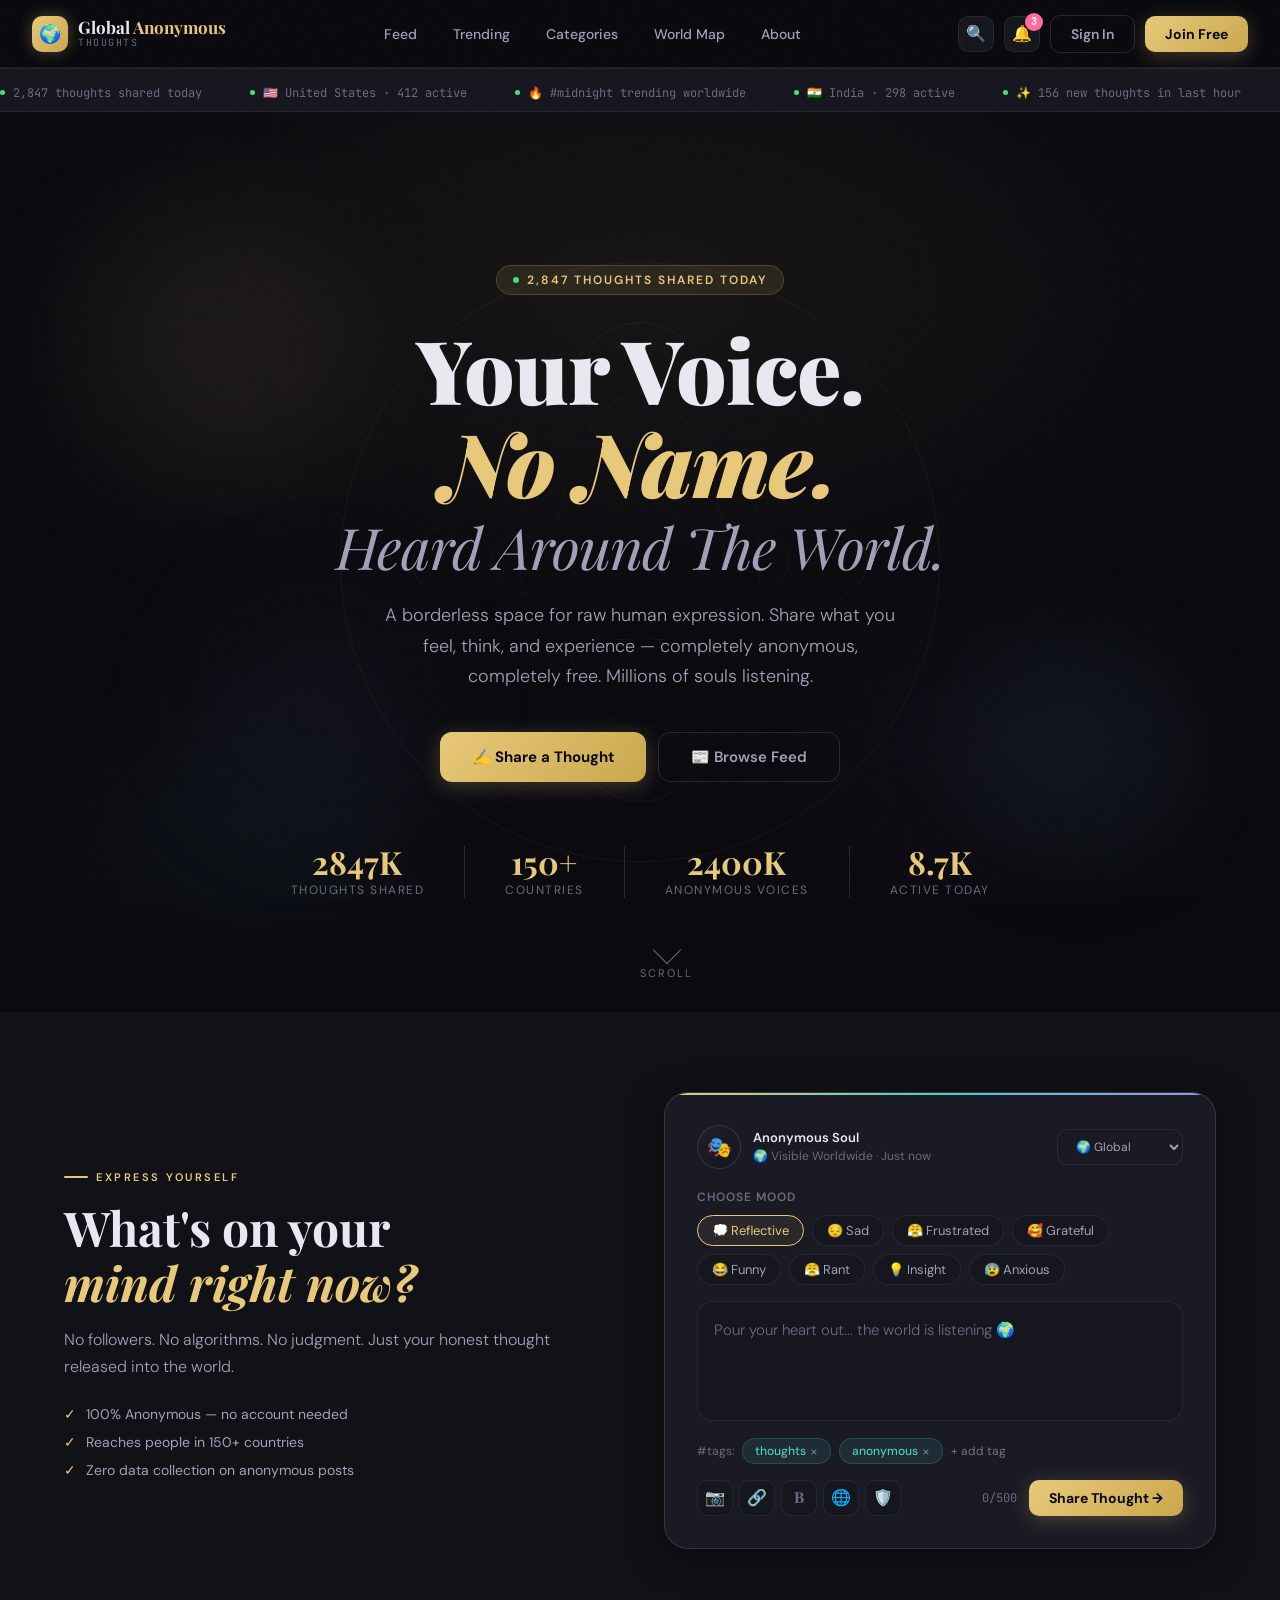
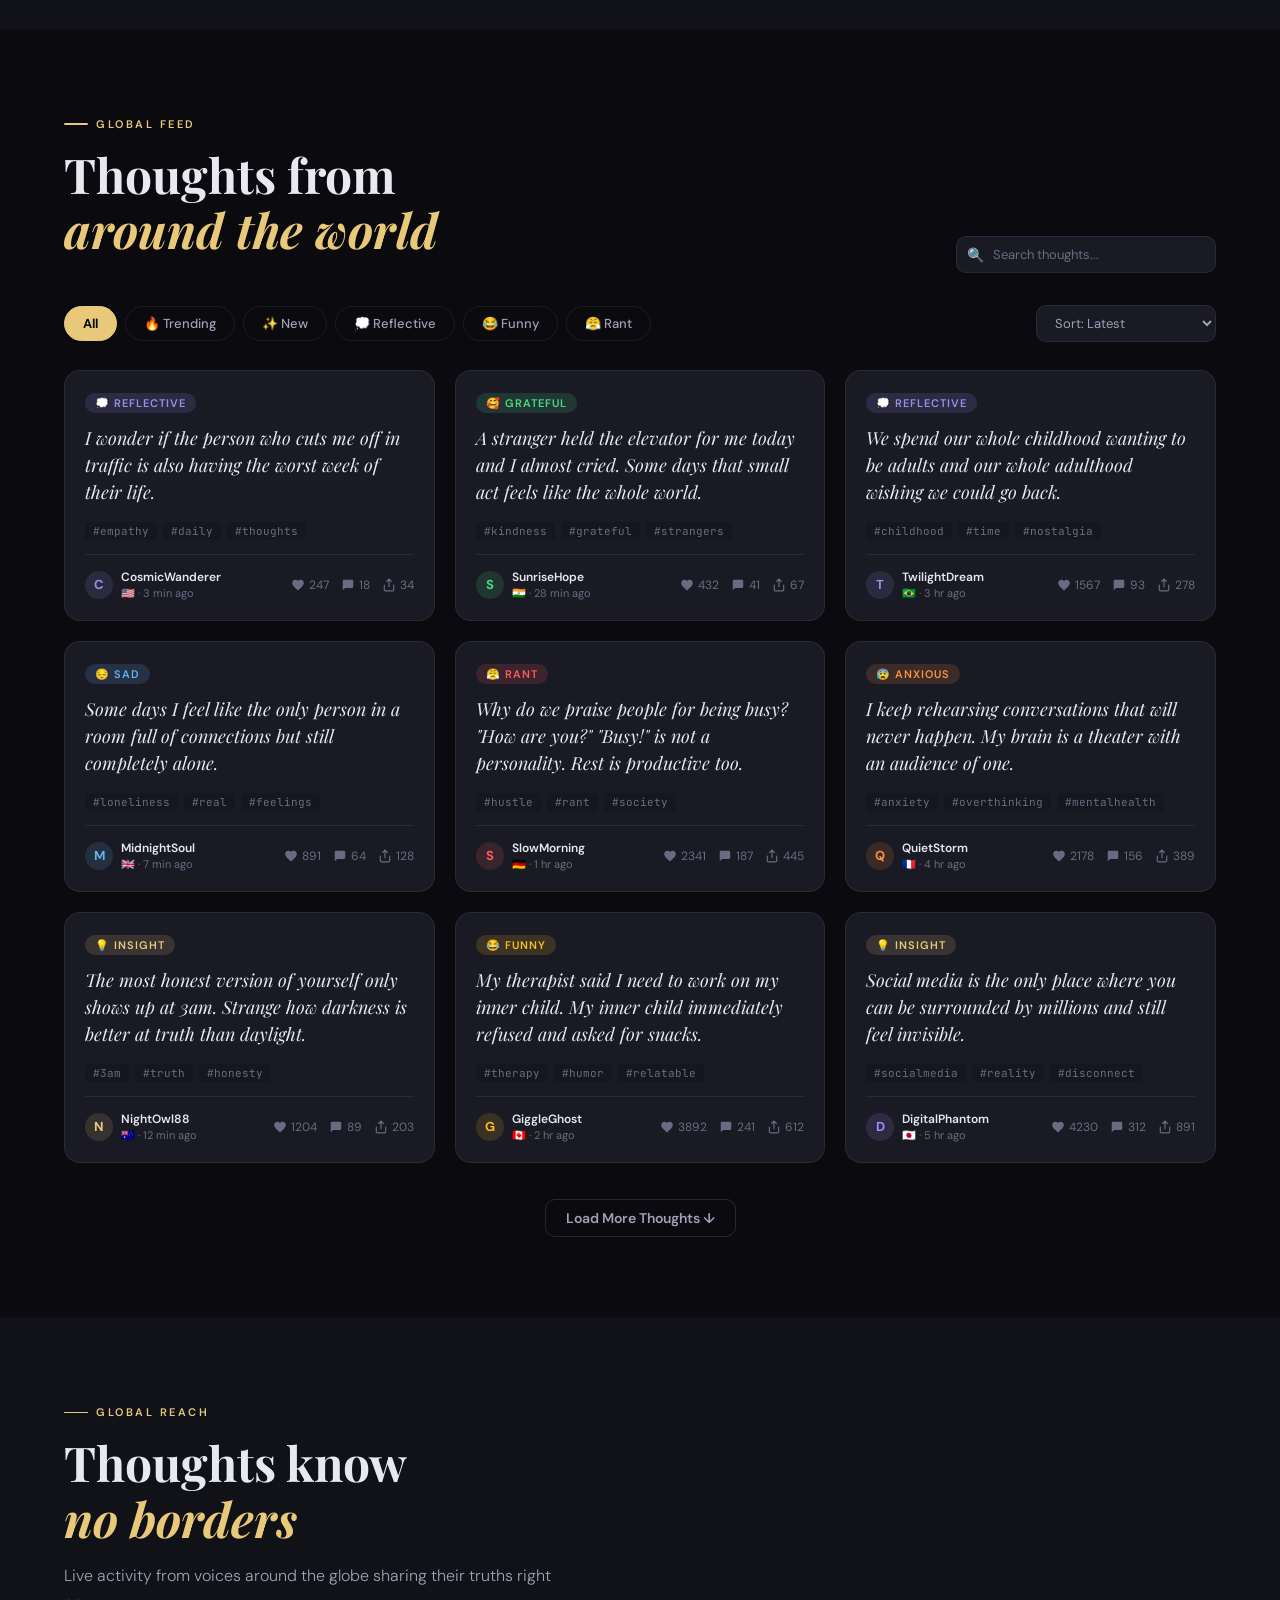
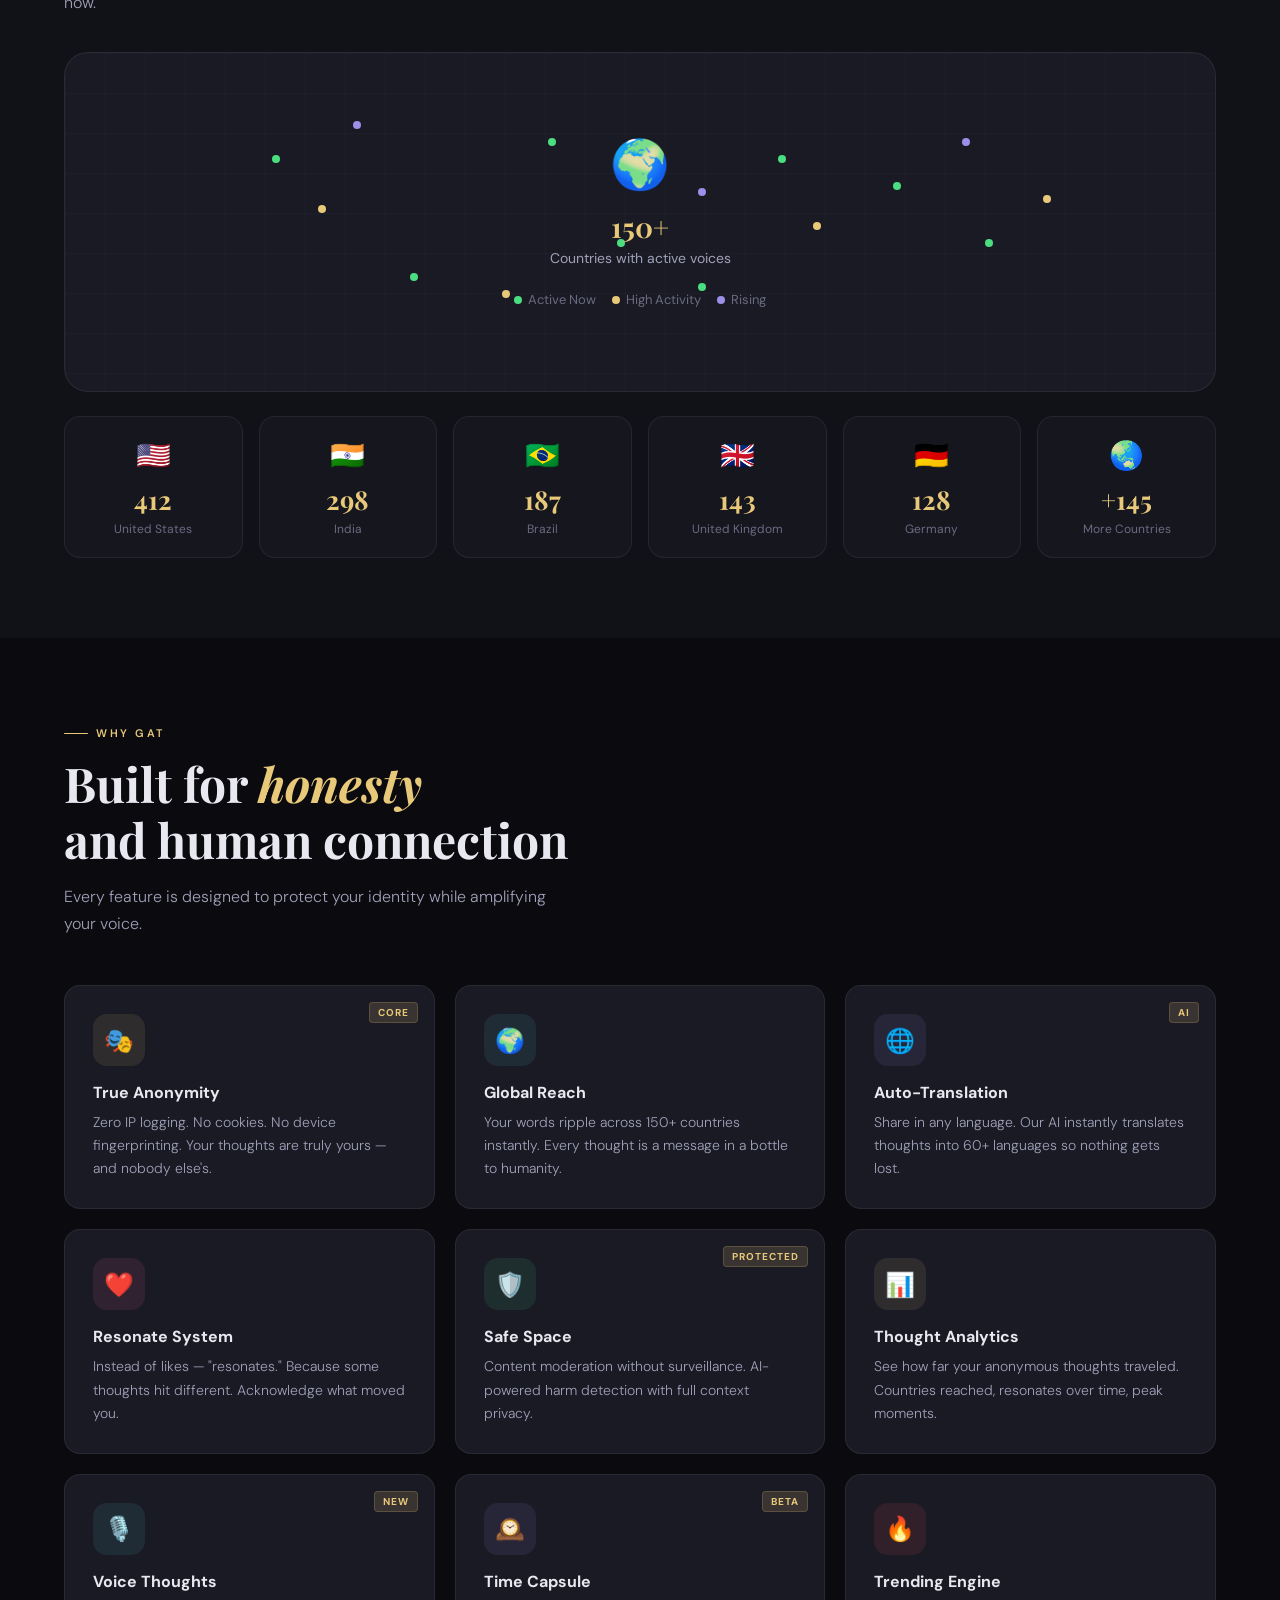
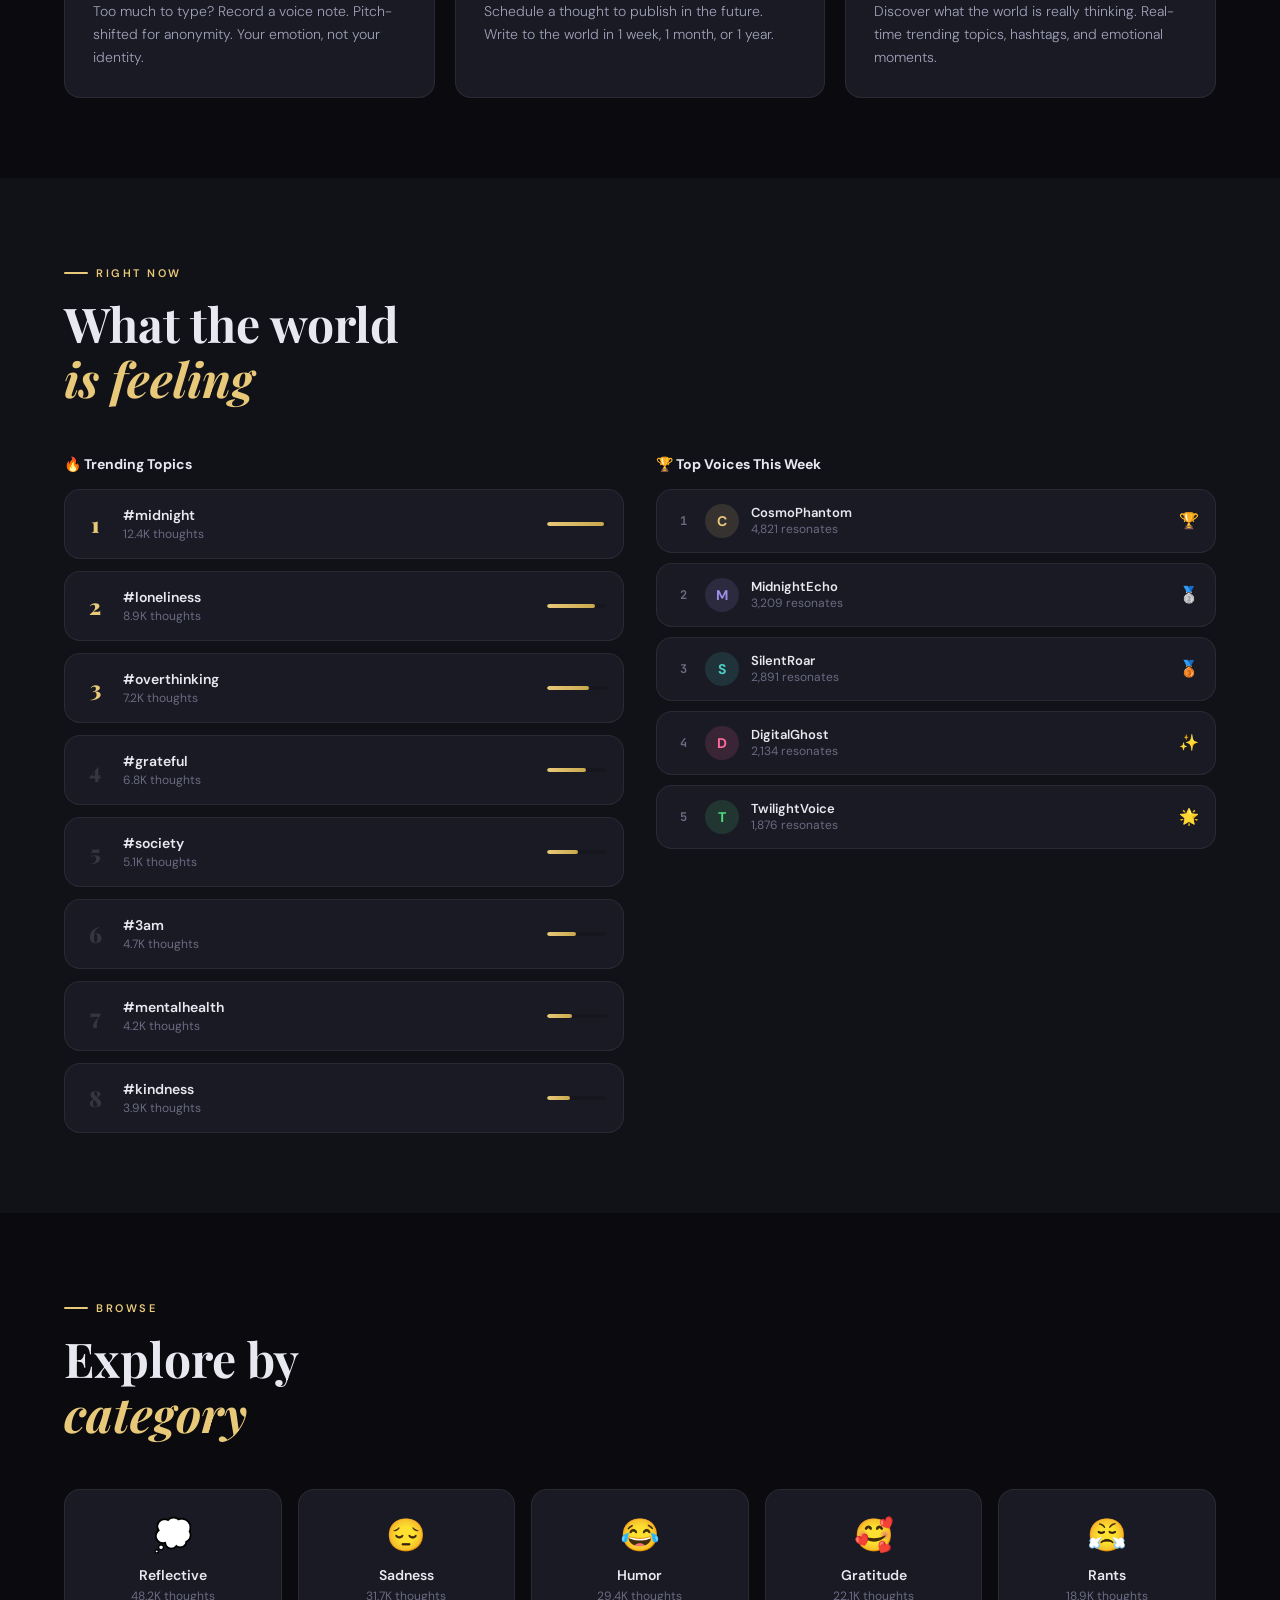
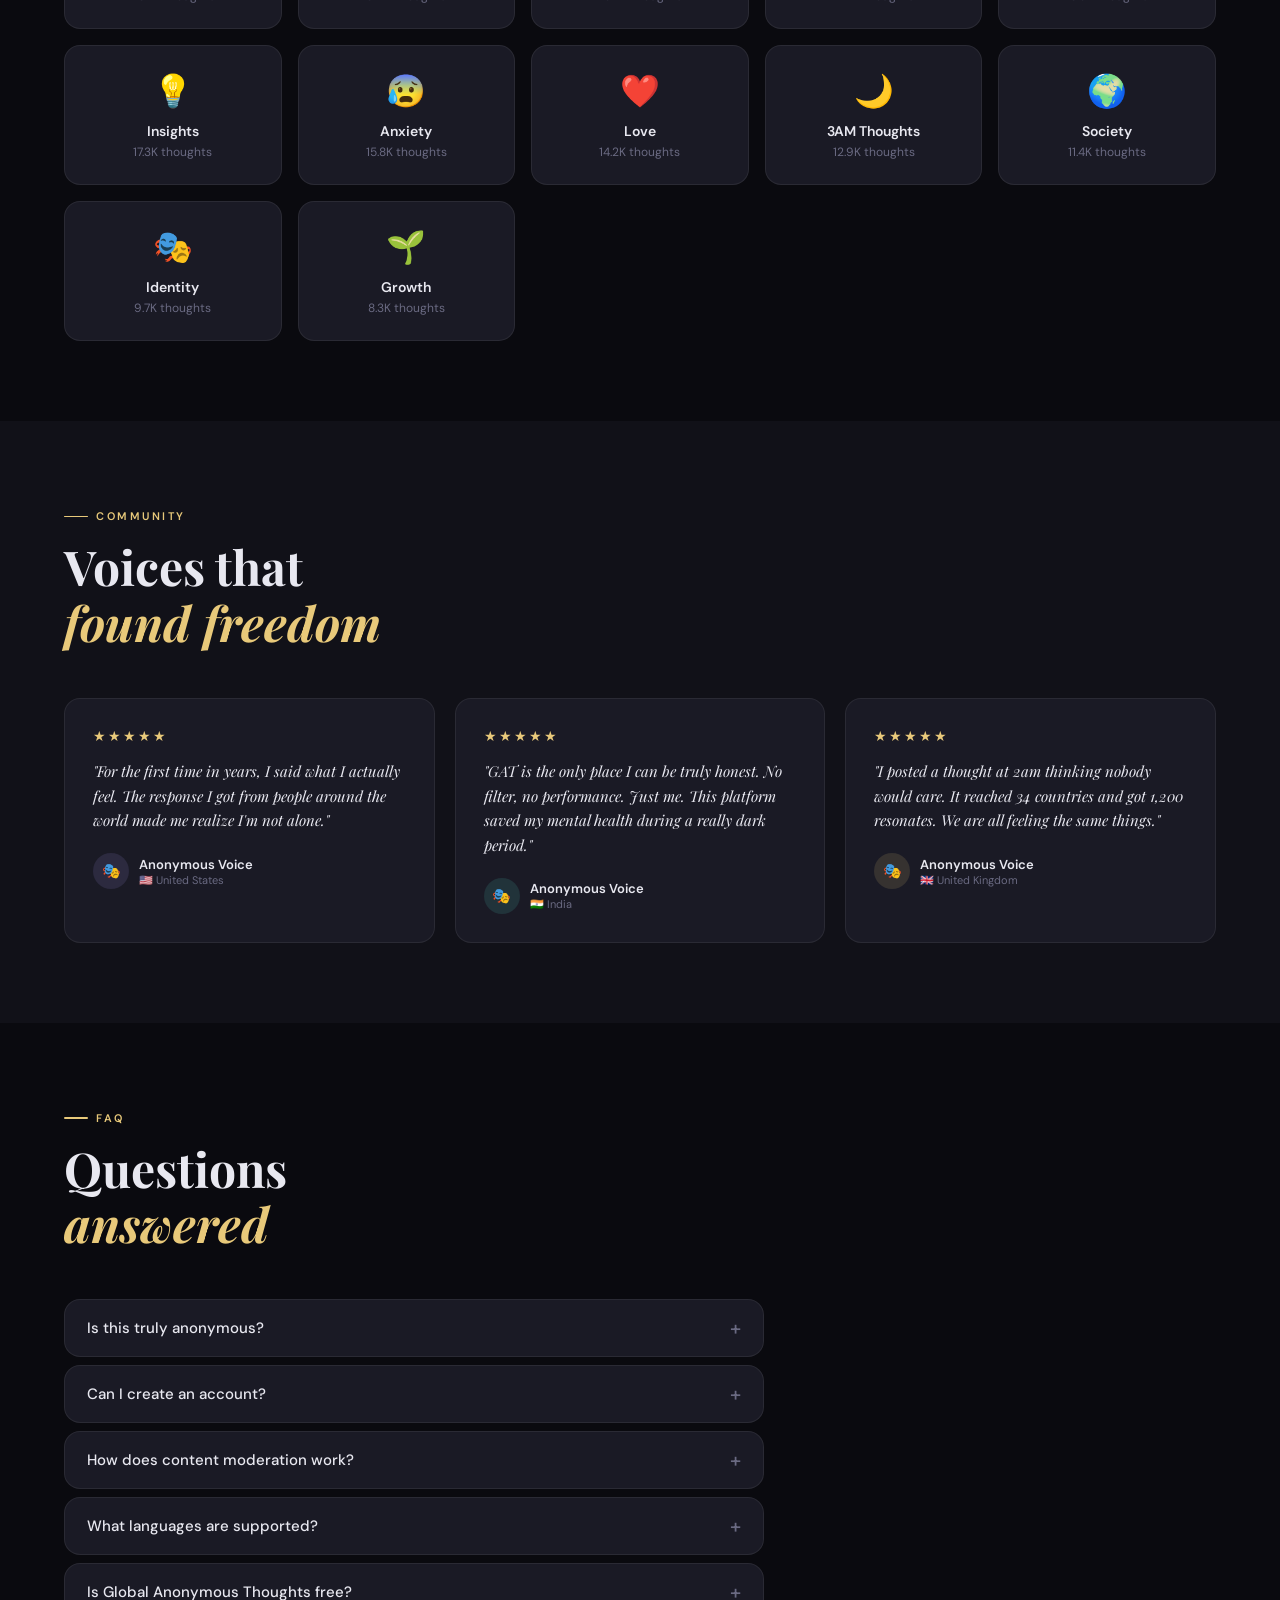
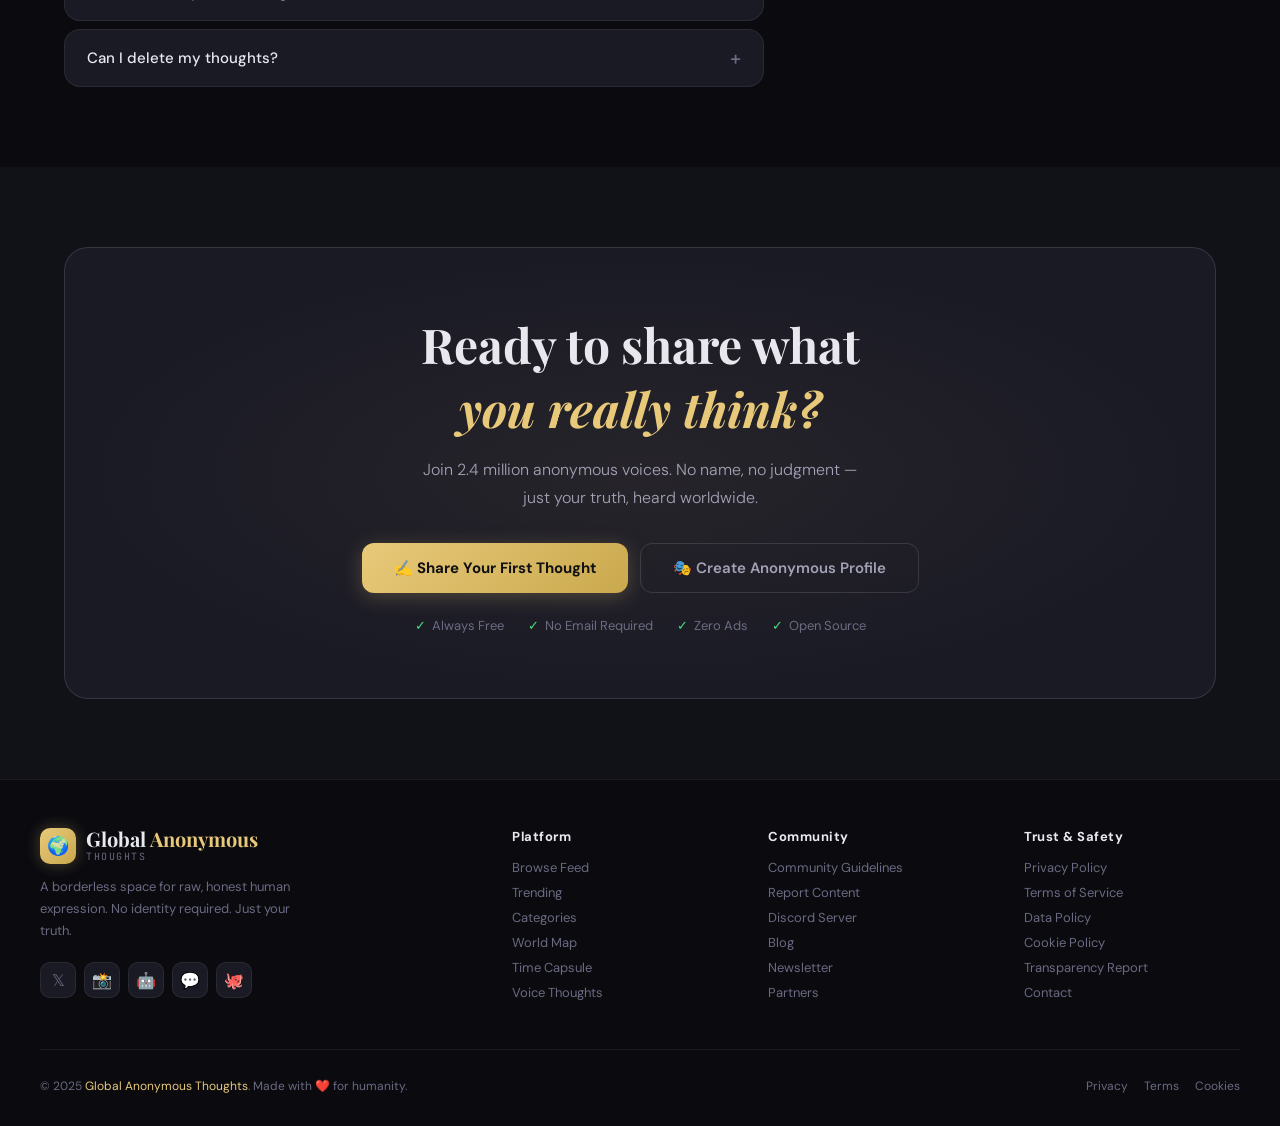
<file: templates/index.html>
<!DOCTYPE html>
<html lang="en">
<head>
<meta charset="UTF-8"/>
<meta name="viewport" content="width=device-width, initial-scale=1.0"/>
<title>Global Anonymous Thoughts</title>
<meta name="description" content="Share your thoughts anonymously with the world. No identity. No judgment. Just raw human expression."/>
<meta property="og:title" content="Global Anonymous Thoughts"/>
<meta property="og:description" content="Share your thoughts anonymously with the world."/>
<link rel="preconnect" href="https://fonts.googleapis.com"/>
<link href="https://fonts.googleapis.com/css2?family=Playfair+Display:ital,wght@0,400;0,700;0,900;1,400&family=DM+Sans:wght@300;400;500;600&family=JetBrains+Mono:wght@400;500&display=swap" rel="stylesheet"/>
<style>
  :root {
    --bg: #0a0a0f;
    --bg2: #111118;
    --bg3: #16161f;
    --card: #1a1a25;
    --card2: #1f1f2e;
    --border: rgba(255,255,255,0.07);
    --border2: rgba(255,255,255,0.12);
    --accent: #e8c97a;
    --accent2: #c9a84c;
    --accent3: #f5e3a0;
    --teal: #4ecdc4;
    --rose: #ff6b9d;
    --violet: #9b8fe8;
    --text: #e8e8f0;
    --text2: #a0a0b8;
    --text3: #6a6a82;
    --red: #ff5c5c;
    --green: #4ade80;
    --radius: 16px;
    --radius2: 24px;
    --shadow: 0 8px 32px rgba(0,0,0,0.5);
    --shadow2: 0 2px 12px rgba(0,0,0,0.3);
    --glow: 0 0 30px rgba(232,201,122,0.15);
  }

  *, *::before, *::after { box-sizing: border-box; margin: 0; padding: 0; }

  html { scroll-behavior: smooth; }

  body {
    font-family: 'DM Sans', sans-serif;
    background: var(--bg);
    color: var(--text);
    min-height: 100vh;
    overflow-x: hidden;
    cursor: default;
  }

  /* NOISE OVERLAY */
  body::before {
    content: '';
    position: fixed;
    inset: 0;
    background-image: url("data:image/svg+xml,%3Csvg viewBox='0 0 256 256' xmlns='http://www.w3.org/2000/svg'%3E%3Cfilter id='noise'%3E%3CfeTurbulence type='fractalNoise' baseFrequency='0.9' numOctaves='4' stitchTiles='stitch'/%3E%3C/filter%3E%3Crect width='100%25' height='100%25' filter='url(%23noise)' opacity='0.04'/%3E%3C/svg%3E");
    pointer-events: none;
    z-index: 9999;
    opacity: 0.4;
  }

  /* SCROLLBAR */
  ::-webkit-scrollbar { width: 4px; }
  ::-webkit-scrollbar-track { background: var(--bg); }
  ::-webkit-scrollbar-thumb { background: var(--accent2); border-radius: 2px; }

  /* NAVBAR */
  nav {
    position: fixed;
    top: 0; left: 0; right: 0;
    z-index: 1000;
    display: flex;
    align-items: center;
    justify-content: space-between;
    padding: 0 32px;
    height: 68px;
    background: rgba(10,10,15,0.85);
    backdrop-filter: blur(20px);
    -webkit-backdrop-filter: blur(20px);
    border-bottom: 1px solid var(--border);
  }

  .nav-logo {
    display: flex;
    align-items: center;
    gap: 10px;
    text-decoration: none;
  }

  .logo-icon {
    width: 36px; height: 36px;
    background: linear-gradient(135deg, var(--accent), var(--accent2));
    border-radius: 10px;
    display: grid;
    place-items: center;
    font-size: 18px;
    box-shadow: 0 0 16px rgba(232,201,122,0.3);
    flex-shrink: 0;
  }

  .logo-text {
    font-family: 'Playfair Display', serif;
    font-size: 17px;
    font-weight: 700;
    color: var(--text);
    line-height: 1.1;
  }

  .logo-text span { color: var(--accent); }

  .nav-links {
    display: flex;
    align-items: center;
    gap: 8px;
    list-style: none;
  }

  .nav-links a {
    text-decoration: none;
    color: var(--text2);
    font-size: 14px;
    font-weight: 500;
    padding: 8px 14px;
    border-radius: 8px;
    transition: all 0.2s;
  }
  .nav-links a:hover { color: var(--text); background: var(--card); }

  .nav-right { display: flex; align-items: center; gap: 10px; }

  .btn {
    display: inline-flex;
    align-items: center;
    gap: 6px;
    padding: 9px 20px;
    border-radius: 10px;
    font-family: 'DM Sans', sans-serif;
    font-size: 14px;
    font-weight: 600;
    cursor: pointer;
    transition: all 0.2s;
    border: none;
    text-decoration: none;
  }

  .btn-ghost {
    background: transparent;
    color: var(--text2);
    border: 1px solid var(--border2);
  }
  .btn-ghost:hover { color: var(--text); border-color: var(--accent); background: rgba(232,201,122,0.05); }

  .btn-primary {
    background: linear-gradient(135deg, var(--accent), var(--accent2));
    color: #0a0a0f;
    font-weight: 700;
    box-shadow: 0 4px 20px rgba(232,201,122,0.25);
  }
  .btn-primary:hover { transform: translateY(-1px); box-shadow: 0 6px 28px rgba(232,201,122,0.4); }

  .btn-outline {
    background: transparent;
    color: var(--accent);
    border: 1px solid var(--accent);
  }
  .btn-outline:hover { background: rgba(232,201,122,0.1); }

  .mobile-menu-btn {
    display: none;
    background: none;
    border: none;
    color: var(--text);
    font-size: 22px;
    cursor: pointer;
    padding: 6px;
  }

  /* MOBILE MENU */
  .mobile-menu {
    display: none;
    position: fixed;
    top: 68px; left: 0; right: 0;
    background: rgba(10,10,15,0.97);
    backdrop-filter: blur(20px);
    border-bottom: 1px solid var(--border);
    z-index: 999;
    padding: 20px 24px;
    flex-direction: column;
    gap: 6px;
    animation: slideDown 0.2s ease;
  }
  .mobile-menu.open { display: flex; }
  .mobile-menu a { color: var(--text2); text-decoration: none; padding: 12px 16px; border-radius: 10px; font-size: 15px; font-weight: 500; transition: all 0.2s; }
  .mobile-menu a:hover { color: var(--text); background: var(--card); }
  .mobile-menu-divider { height: 1px; background: var(--border); margin: 8px 0; }

  @keyframes slideDown { from { opacity: 0; transform: translateY(-8px); } to { opacity: 1; transform: translateY(0); } }

  /* HERO */
  .hero {
    min-height: 100vh;
    display: flex;
    flex-direction: column;
    align-items: center;
    justify-content: center;
    text-align: center;
    padding: 100px 24px 60px;
    position: relative;
    overflow: hidden;
  }

  .hero-bg {
    position: absolute;
    inset: 0;
    background:
      radial-gradient(ellipse 80% 60% at 50% 20%, rgba(232,201,122,0.06) 0%, transparent 60%),
      radial-gradient(ellipse 40% 40% at 20% 80%, rgba(78,205,196,0.04) 0%, transparent 50%),
      radial-gradient(ellipse 40% 40% at 80% 70%, rgba(155,143,232,0.04) 0%, transparent 50%);
    pointer-events: none;
  }

  /* FLOATING ORBS */
  .orb {
    position: absolute;
    border-radius: 50%;
    filter: blur(60px);
    pointer-events: none;
    animation: float 8s ease-in-out infinite;
  }
  .orb-1 { width: 300px; height: 300px; background: rgba(232,201,122,0.06); top: 10%; left: 5%; animation-delay: 0s; }
  .orb-2 { width: 200px; height: 200px; background: rgba(78,205,196,0.05); top: 60%; right: 8%; animation-delay: 3s; }
  .orb-3 { width: 250px; height: 250px; background: rgba(155,143,232,0.04); bottom: 20%; left: 15%; animation-delay: 5s; }

  @keyframes float {
    0%, 100% { transform: translateY(0) scale(1); }
    50% { transform: translateY(-20px) scale(1.05); }
  }

  /* GLOBE VISUAL */
  .globe-container {
    position: absolute;
    top: 50%;
    left: 50%;
    transform: translate(-50%, -50%);
    width: min(600px, 90vw);
    height: min(600px, 90vw);
    pointer-events: none;
    opacity: 0.06;
  }

  .globe-ring {
    position: absolute;
    border-radius: 50%;
    border: 1px solid var(--accent);
  }
  .globe-ring:nth-child(1) { inset: 0; }
  .globe-ring:nth-child(2) { inset: 12%; transform: rotateX(70deg); }
  .globe-ring:nth-child(3) { inset: 25%; transform: rotateX(70deg) rotateZ(30deg); }
  .globe-ring:nth-child(4) { inset: 10%; transform: rotateY(60deg); }
  .globe-ring:nth-child(5) { inset: 22%; transform: rotateY(60deg) rotateZ(45deg); }

  .hero-eyebrow {
    display: inline-flex;
    align-items: center;
    gap: 8px;
    background: rgba(232,201,122,0.1);
    border: 1px solid rgba(232,201,122,0.2);
    color: var(--accent);
    font-size: 12px;
    font-weight: 600;
    letter-spacing: 2px;
    text-transform: uppercase;
    padding: 6px 16px;
    border-radius: 100px;
    margin-bottom: 28px;
    animation: fadeInUp 0.6s ease both;
  }

  .live-dot {
    width: 6px; height: 6px;
    background: var(--green);
    border-radius: 50%;
    animation: pulse 2s infinite;
    flex-shrink: 0;
  }

  @keyframes pulse {
    0%, 100% { opacity: 1; transform: scale(1); }
    50% { opacity: 0.5; transform: scale(1.4); }
  }

  .hero h1 {
    font-family: 'Playfair Display', serif;
    font-size: clamp(38px, 7vw, 88px);
    font-weight: 900;
    line-height: 1.05;
    letter-spacing: -1px;
    margin-bottom: 24px;
    animation: fadeInUp 0.6s 0.1s ease both;
  }

  .hero h1 em {
    font-style: italic;
    color: var(--accent);
  }

  .hero h1 .line2 {
    display: block;
    color: var(--text2);
    font-weight: 400;
    font-size: 0.65em;
    font-style: italic;
    margin-top: 8px;
  }

  .hero-sub {
    font-size: clamp(15px, 2vw, 18px);
    color: var(--text2);
    max-width: 520px;
    line-height: 1.7;
    margin-bottom: 40px;
    font-weight: 300;
    animation: fadeInUp 0.6s 0.2s ease both;
  }

  .hero-actions {
    display: flex;
    gap: 12px;
    flex-wrap: wrap;
    justify-content: center;
    animation: fadeInUp 0.6s 0.3s ease both;
  }

  .btn-hero {
    padding: 14px 32px;
    font-size: 15px;
    border-radius: 12px;
  }

  .hero-stats {
    display: flex;
    gap: 40px;
    margin-top: 64px;
    animation: fadeInUp 0.6s 0.4s ease both;
    flex-wrap: wrap;
    justify-content: center;
  }

  .stat {
    text-align: center;
  }

  .stat-num {
    font-family: 'Playfair Display', serif;
    font-size: 32px;
    font-weight: 700;
    color: var(--accent);
    line-height: 1;
  }

  .stat-label {
    font-size: 12px;
    color: var(--text3);
    text-transform: uppercase;
    letter-spacing: 1.5px;
    margin-top: 4px;
  }

  .stat-divider {
    width: 1px;
    background: var(--border2);
    align-self: stretch;
  }

  /* SCROLL INDICATOR */
  .scroll-hint {
    position: absolute;
    bottom: 32px;
    left: 50%;
    transform: translateX(-50%);
    display: flex;
    flex-direction: column;
    align-items: center;
    gap: 6px;
    color: var(--text3);
    font-size: 11px;
    letter-spacing: 2px;
    text-transform: uppercase;
    animation: fadeInUp 1s 0.6s ease both;
  }

  .scroll-arrow {
    width: 20px; height: 20px;
    border-right: 1.5px solid var(--text3);
    border-bottom: 1.5px solid var(--text3);
    transform: rotate(45deg);
    animation: scrollBounce 2s infinite;
  }

  @keyframes scrollBounce {
    0%, 100% { transform: rotate(45deg) translateY(0); }
    50% { transform: rotate(45deg) translateY(4px); }
  }

  @keyframes fadeInUp {
    from { opacity: 0; transform: translateY(24px); }
    to { opacity: 1; transform: translateY(0); }
  }

  /* SECTIONS */
  section { position: relative; }

  .section-inner {
    max-width: 1200px;
    margin: 0 auto;
    padding: 80px 24px;
  }

  .section-tag {
    display: inline-flex;
    align-items: center;
    gap: 8px;
    font-size: 11px;
    font-weight: 600;
    letter-spacing: 2.5px;
    text-transform: uppercase;
    color: var(--accent);
    margin-bottom: 16px;
  }

  .section-tag::before {
    content: '';
    width: 24px;
    height: 1.5px;
    background: var(--accent);
    border-radius: 1px;
  }

  .section-title {
    font-family: 'Playfair Display', serif;
    font-size: clamp(28px, 4vw, 48px);
    font-weight: 700;
    line-height: 1.15;
    margin-bottom: 16px;
  }

  .section-title em { color: var(--accent); font-style: italic; }

  .section-sub {
    color: var(--text2);
    font-size: 16px;
    line-height: 1.7;
    max-width: 500px;
    font-weight: 300;
  }

  /* THOUGHT COMPOSER */
  .composer-section { background: var(--bg2); }

  .composer-card {
    background: var(--card);
    border: 1px solid var(--border2);
    border-radius: var(--radius2);
    padding: 32px;
    box-shadow: var(--shadow);
    position: relative;
    overflow: hidden;
  }

  .composer-card::before {
    content: '';
    position: absolute;
    top: 0; left: 0; right: 0;
    height: 2px;
    background: linear-gradient(90deg, var(--accent), var(--teal), var(--violet));
  }

  .composer-header {
    display: flex;
    align-items: center;
    gap: 12px;
    margin-bottom: 20px;
  }

  .anon-avatar {
    width: 44px; height: 44px;
    background: linear-gradient(135deg, var(--card2), var(--bg3));
    border: 1px solid var(--border2);
    border-radius: 50%;
    display: grid;
    place-items: center;
    font-size: 20px;
    flex-shrink: 0;
  }

  .composer-meta { flex: 1; }
  .composer-name { font-size: 13px; font-weight: 600; color: var(--text); }
  .composer-sub { font-size: 12px; color: var(--text3); margin-top: 2px; }

  .mood-row {
    display: flex;
    gap: 8px;
    margin-bottom: 16px;
    flex-wrap: wrap;
  }

  .mood-chip {
    padding: 6px 14px;
    border-radius: 100px;
    font-size: 13px;
    cursor: pointer;
    border: 1px solid var(--border);
    background: var(--bg3);
    color: var(--text2);
    transition: all 0.2s;
    display: flex;
    align-items: center;
    gap: 5px;
    font-family: 'DM Sans', sans-serif;
  }
  .mood-chip:hover, .mood-chip.active { border-color: var(--accent); color: var(--accent); background: rgba(232,201,122,0.08); }

  .thought-textarea {
    width: 100%;
    min-height: 120px;
    background: var(--bg3);
    border: 1px solid var(--border);
    border-radius: var(--radius);
    color: var(--text);
    font-family: 'DM Sans', sans-serif;
    font-size: 15px;
    line-height: 1.65;
    padding: 16px;
    resize: none;
    outline: none;
    transition: border-color 0.2s;
    font-weight: 300;
  }
  .thought-textarea:focus { border-color: var(--accent); }
  .thought-textarea::placeholder { color: var(--text3); }

  .composer-footer {
    display: flex;
    align-items: center;
    justify-content: space-between;
    margin-top: 16px;
    flex-wrap: wrap;
    gap: 12px;
  }

  .composer-tools {
    display: flex;
    gap: 6px;
    flex-wrap: wrap;
  }

  .tool-btn {
    background: var(--bg3);
    border: 1px solid var(--border);
    color: var(--text3);
    width: 36px; height: 36px;
    border-radius: 10px;
    display: grid;
    place-items: center;
    cursor: pointer;
    font-size: 16px;
    transition: all 0.2s;
  }
  .tool-btn:hover { color: var(--accent); border-color: var(--accent); background: rgba(232,201,122,0.06); }

  .char-count { font-size: 12px; color: var(--text3); font-family: 'JetBrains Mono', monospace; }

  /* TAGS INPUT */
  .tags-row {
    display: flex;
    gap: 8px;
    align-items: center;
    flex-wrap: wrap;
    margin-top: 12px;
  }

  .tag-pill {
    padding: 4px 12px;
    background: rgba(78,205,196,0.1);
    border: 1px solid rgba(78,205,196,0.2);
    color: var(--teal);
    border-radius: 100px;
    font-size: 12px;
    font-weight: 500;
    display: flex;
    align-items: center;
    gap: 4px;
    cursor: default;
  }

  .tag-pill span { cursor: pointer; opacity: 0.6; font-size: 14px; line-height: 1; }
  .tag-pill span:hover { opacity: 1; }

  /* CONTENT GRID */
  .content-section { background: var(--bg); }

  .feed-controls {
    display: flex;
    gap: 8px;
    align-items: center;
    margin-bottom: 28px;
    flex-wrap: wrap;
  }

  .filter-btn {
    padding: 8px 18px;
    border-radius: 100px;
    font-size: 13px;
    font-weight: 500;
    cursor: pointer;
    border: 1px solid var(--border);
    background: transparent;
    color: var(--text2);
    font-family: 'DM Sans', sans-serif;
    transition: all 0.2s;
  }
  .filter-btn:hover { border-color: var(--accent); color: var(--accent); }
  .filter-btn.active { background: var(--accent); color: #0a0a0f; border-color: var(--accent); font-weight: 700; }

  .filter-spacer { flex: 1; }

  .sort-select {
    background: var(--card);
    border: 1px solid var(--border);
    color: var(--text2);
    font-family: 'DM Sans', sans-serif;
    font-size: 13px;
    padding: 8px 14px;
    border-radius: 10px;
    outline: none;
    cursor: pointer;
  }

  /* THOUGHTS MASONRY */
  .thoughts-grid {
    columns: 3;
    column-gap: 20px;
  }

  @media (max-width: 900px) { .thoughts-grid { columns: 2; } }
  @media (max-width: 580px) { .thoughts-grid { columns: 1; } }

  .thought-card {
    break-inside: avoid;
    background: var(--card);
    border: 1px solid var(--border);
    border-radius: var(--radius);
    padding: 20px;
    margin-bottom: 20px;
    transition: all 0.25s;
    position: relative;
    overflow: hidden;
    cursor: pointer;
  }

  .thought-card::before {
    content: '';
    position: absolute;
    top: 0; left: 0; right: 0;
    height: 2px;
    opacity: 0;
    transition: opacity 0.2s;
  }

  .thought-card:hover { transform: translateY(-2px); border-color: var(--border2); box-shadow: var(--shadow); }
  .thought-card:hover::before { opacity: 1; }

  .mood-indicator { /* mood color handled inline */ }

  .thought-mood {
    display: inline-flex;
    align-items: center;
    gap: 5px;
    font-size: 11px;
    font-weight: 600;
    letter-spacing: 1px;
    text-transform: uppercase;
    padding: 3px 10px;
    border-radius: 100px;
    margin-bottom: 12px;
  }

  .thought-body {
    font-size: 14px;
    line-height: 1.7;
    color: var(--text2);
    margin-bottom: 16px;
    font-weight: 300;
  }

  .thought-quote {
    font-family: 'Playfair Display', serif;
    font-size: 18px;
    font-style: italic;
    color: var(--text);
    line-height: 1.5;
    margin-bottom: 16px;
  }

  .thought-tags {
    display: flex;
    gap: 6px;
    flex-wrap: wrap;
    margin-bottom: 14px;
  }

  .t-tag {
    font-size: 11px;
    color: var(--text3);
    background: var(--bg3);
    padding: 2px 8px;
    border-radius: 4px;
    font-family: 'JetBrains Mono', monospace;
  }
  .t-tag::before { content: '#'; }

  .thought-footer {
    display: flex;
    align-items: center;
    justify-content: space-between;
    padding-top: 14px;
    border-top: 1px solid var(--border);
  }

  .thought-user {
    display: flex;
    align-items: center;
    gap: 8px;
  }

  .user-avatar {
    width: 28px; height: 28px;
    border-radius: 50%;
    display: grid;
    place-items: center;
    font-size: 13px;
    font-weight: 700;
    flex-shrink: 0;
  }

  .user-info { }
  .user-name { font-size: 12px; font-weight: 600; color: var(--text); }
  .user-time { font-size: 11px; color: var(--text3); margin-top: 1px; }

  .thought-actions {
    display: flex;
    gap: 12px;
    align-items: center;
  }

  .action-btn {
    display: flex;
    align-items: center;
    gap: 4px;
    font-size: 12px;
    color: var(--text3);
    cursor: pointer;
    border: none;
    background: none;
    font-family: 'DM Sans', sans-serif;
    transition: color 0.2s;
    padding: 0;
  }
  .action-btn:hover { color: var(--accent); }
  .action-btn.liked { color: var(--rose); }
  .action-btn.liked svg path { fill: var(--rose); }

  .action-icon { width: 14px; height: 14px; fill: currentColor; }

  /* WORLD MAP SECTION */
  .world-section { background: var(--bg2); }

  .world-visual {
    background: var(--card);
    border: 1px solid var(--border);
    border-radius: var(--radius2);
    padding: 40px;
    position: relative;
    overflow: hidden;
    min-height: 340px;
  }

  .world-grid {
    position: absolute;
    inset: 0;
    background-image:
      linear-gradient(rgba(255,255,255,0.02) 1px, transparent 1px),
      linear-gradient(90deg, rgba(255,255,255,0.02) 1px, transparent 1px);
    background-size: 40px 40px;
  }

  .world-dots {
    position: absolute;
    inset: 0;
    overflow: hidden;
  }

  .country-dot {
    position: absolute;
    width: 8px; height: 8px;
    border-radius: 50%;
    animation: dotPulse 3s ease-in-out infinite;
  }

  .country-dot::after {
    content: '';
    position: absolute;
    inset: -4px;
    border-radius: 50%;
    border: 1px solid currentColor;
    opacity: 0;
    animation: ripple 3s ease-in-out infinite;
  }

  @keyframes dotPulse {
    0%, 100% { transform: scale(1); opacity: 1; }
    50% { transform: scale(1.3); opacity: 0.8; }
  }
  @keyframes ripple {
    0% { inset: -2px; opacity: 0.6; }
    100% { inset: -16px; opacity: 0; }
  }

  .world-stat-cards {
    display: grid;
    grid-template-columns: repeat(auto-fit, minmax(160px, 1fr));
    gap: 16px;
    margin-top: 24px;
  }

  .world-stat-card {
    background: var(--bg3);
    border: 1px solid var(--border);
    border-radius: var(--radius);
    padding: 20px;
    text-align: center;
  }

  .world-stat-card .icon { font-size: 28px; margin-bottom: 8px; }
  .world-stat-card .num { font-family: 'Playfair Display', serif; font-size: 26px; font-weight: 700; color: var(--accent); }
  .world-stat-card .lbl { font-size: 12px; color: var(--text3); margin-top: 4px; }

  /* FEATURES */
  .features-section { background: var(--bg); }

  .features-grid {
    display: grid;
    grid-template-columns: repeat(auto-fit, minmax(280px, 1fr));
    gap: 20px;
    margin-top: 48px;
  }

  .feature-card {
    background: var(--card);
    border: 1px solid var(--border);
    border-radius: var(--radius);
    padding: 28px;
    transition: all 0.25s;
    position: relative;
    overflow: hidden;
  }

  .feature-card:hover { transform: translateY(-4px); border-color: var(--border2); box-shadow: var(--shadow); }

  .feature-icon {
    width: 52px; height: 52px;
    border-radius: 14px;
    display: grid;
    place-items: center;
    font-size: 24px;
    margin-bottom: 16px;
  }

  .feature-title { font-size: 16px; font-weight: 700; color: var(--text); margin-bottom: 8px; }
  .feature-desc { font-size: 14px; color: var(--text2); line-height: 1.65; font-weight: 300; }

  .feature-badge {
    position: absolute;
    top: 16px; right: 16px;
    font-size: 10px;
    font-weight: 700;
    letter-spacing: 1px;
    text-transform: uppercase;
    padding: 3px 8px;
    border-radius: 4px;
    background: rgba(232,201,122,0.15);
    color: var(--accent);
    border: 1px solid rgba(232,201,122,0.2);
  }

  /* TRENDING */
  .trending-section { background: var(--bg2); }

  .trending-grid {
    display: grid;
    grid-template-columns: 1fr 1fr;
    gap: 32px;
    margin-top: 48px;
  }

  @media (max-width: 768px) { .trending-grid { grid-template-columns: 1fr; } }

  .trending-list { display: flex; flex-direction: column; gap: 12px; }

  .trending-item {
    display: flex;
    align-items: center;
    gap: 14px;
    background: var(--card);
    border: 1px solid var(--border);
    border-radius: var(--radius);
    padding: 16px;
    cursor: pointer;
    transition: all 0.2s;
  }
  .trending-item:hover { border-color: var(--border2); transform: translateX(4px); }

  .trend-rank {
    font-family: 'Playfair Display', serif;
    font-size: 22px;
    font-weight: 900;
    color: var(--border2);
    width: 28px;
    flex-shrink: 0;
    text-align: center;
  }

  .trend-rank.top { color: var(--accent); }

  .trend-content { flex: 1; min-width: 0; }
  .trend-tag { font-size: 14px; font-weight: 600; color: var(--text); }
  .trend-count { font-size: 12px; color: var(--text3); margin-top: 2px; }

  .trend-bar-wrap { width: 60px; }
  .trend-bar-bg { height: 4px; background: var(--bg3); border-radius: 2px; overflow: hidden; }
  .trend-bar { height: 100%; background: linear-gradient(90deg, var(--accent), var(--accent2)); border-radius: 2px; }

  /* LEADERBOARD */
  .leaderboard-list { display: flex; flex-direction: column; gap: 10px; }

  .lb-item {
    display: flex;
    align-items: center;
    gap: 12px;
    background: var(--card);
    border: 1px solid var(--border);
    border-radius: var(--radius);
    padding: 14px 16px;
  }

  .lb-rank {
    font-size: 12px;
    font-weight: 700;
    color: var(--text3);
    width: 20px;
    text-align: center;
    font-family: 'JetBrains Mono', monospace;
  }

  .lb-avatar {
    width: 34px; height: 34px;
    border-radius: 50%;
    display: grid;
    place-items: center;
    font-size: 14px;
    font-weight: 700;
    flex-shrink: 0;
  }

  .lb-name { font-size: 13px; font-weight: 600; color: var(--text); }
  .lb-pts { font-size: 12px; color: var(--text3); }
  .lb-badge { margin-left: auto; font-size: 16px; }

  /* CATEGORIES */
  .categories-section { background: var(--bg); }

  .categories-grid {
    display: grid;
    grid-template-columns: repeat(auto-fill, minmax(180px, 1fr));
    gap: 16px;
    margin-top: 48px;
  }

  .cat-card {
    background: var(--card);
    border: 1px solid var(--border);
    border-radius: var(--radius);
    padding: 24px 20px;
    text-align: center;
    cursor: pointer;
    transition: all 0.25s;
  }
  .cat-card:hover { transform: translateY(-4px); border-color: var(--border2); box-shadow: var(--shadow); }

  .cat-icon { font-size: 32px; margin-bottom: 10px; }
  .cat-name { font-size: 14px; font-weight: 600; color: var(--text); margin-bottom: 4px; }
  .cat-count { font-size: 12px; color: var(--text3); }

  /* TESTIMONIALS */
  .testimonials-section { background: var(--bg2); }

  .testimonials-grid {
    display: grid;
    grid-template-columns: repeat(auto-fit, minmax(300px, 1fr));
    gap: 20px;
    margin-top: 48px;
  }

  .test-card {
    background: var(--card);
    border: 1px solid var(--border);
    border-radius: var(--radius);
    padding: 28px;
  }

  .test-stars { color: var(--accent); font-size: 14px; margin-bottom: 14px; letter-spacing: 2px; }
  .test-quote {
    font-family: 'Playfair Display', serif;
    font-size: 15px;
    font-style: italic;
    color: var(--text);
    line-height: 1.65;
    margin-bottom: 20px;
  }
  .test-author { display: flex; align-items: center; gap: 10px; }
  .test-avi { width: 36px; height: 36px; border-radius: 50%; display: grid; place-items: center; font-size: 15px; font-weight: 700; }
  .test-name { font-size: 13px; font-weight: 600; color: var(--text); }
  .test-loc { font-size: 11px; color: var(--text3); }

  /* FAQ */
  .faq-section { background: var(--bg); }

  .faq-list { max-width: 700px; display: flex; flex-direction: column; gap: 8px; margin-top: 48px; }

  .faq-item {
    background: var(--card);
    border: 1px solid var(--border);
    border-radius: var(--radius);
    overflow: hidden;
  }

  .faq-q {
    padding: 18px 22px;
    font-size: 15px;
    font-weight: 500;
    color: var(--text);
    cursor: pointer;
    display: flex;
    align-items: center;
    justify-content: space-between;
    transition: color 0.2s;
    user-select: none;
  }
  .faq-q:hover { color: var(--accent); }

  .faq-arrow {
    font-size: 20px;
    color: var(--text3);
    transition: transform 0.3s;
    flex-shrink: 0;
    line-height: 1;
  }
  .faq-item.open .faq-arrow { transform: rotate(45deg); color: var(--accent); }

  .faq-a {
    max-height: 0;
    overflow: hidden;
    transition: max-height 0.35s ease, padding 0.35s ease;
    font-size: 14px;
    color: var(--text2);
    line-height: 1.7;
    font-weight: 300;
    padding: 0 22px;
  }
  .faq-item.open .faq-a { max-height: 200px; padding: 0 22px 18px; }

  /* CTA */
  .cta-section { background: var(--bg2); }

  .cta-box {
    background: var(--card);
    border: 1px solid var(--border2);
    border-radius: var(--radius2);
    padding: 64px 40px;
    text-align: center;
    position: relative;
    overflow: hidden;
  }

  .cta-box::before {
    content: '';
    position: absolute;
    inset: 0;
    background: radial-gradient(ellipse 70% 70% at 50% 50%, rgba(232,201,122,0.06) 0%, transparent 70%);
    pointer-events: none;
  }

  .cta-box h2 {
    font-family: 'Playfair Display', serif;
    font-size: clamp(28px, 4vw, 48px);
    font-weight: 700;
    margin-bottom: 16px;
  }

  .cta-box h2 em { color: var(--accent); font-style: italic; }
  .cta-box p { color: var(--text2); font-size: 16px; max-width: 460px; margin: 0 auto 32px; line-height: 1.7; font-weight: 300; }

  .cta-actions { display: flex; gap: 12px; justify-content: center; flex-wrap: wrap; }

  /* FOOTER */
  footer {
    background: var(--bg);
    border-top: 1px solid var(--border);
    padding: 48px 24px 32px;
  }

  .footer-inner {
    max-width: 1200px;
    margin: 0 auto;
  }

  .footer-top {
    display: grid;
    grid-template-columns: 2fr 1fr 1fr 1fr;
    gap: 40px;
    margin-bottom: 48px;
  }

  @media (max-width: 900px) { .footer-top { grid-template-columns: 1fr 1fr; } }
  @media (max-width: 560px) { .footer-top { grid-template-columns: 1fr; } }

  .footer-brand .logo-text { font-size: 20px; }
  .footer-desc { font-size: 13px; color: var(--text3); line-height: 1.7; margin-top: 12px; max-width: 260px; }

  .footer-socials { display: flex; gap: 8px; margin-top: 20px; }
  .social-btn {
    width: 36px; height: 36px;
    background: var(--card);
    border: 1px solid var(--border);
    border-radius: 10px;
    display: grid;
    place-items: center;
    font-size: 16px;
    cursor: pointer;
    transition: all 0.2s;
    color: var(--text3);
    text-decoration: none;
  }
  .social-btn:hover { border-color: var(--accent); color: var(--accent); background: rgba(232,201,122,0.08); }

  .footer-col h4 { font-size: 13px; font-weight: 700; color: var(--text); letter-spacing: 0.5px; margin-bottom: 14px; }
  .footer-links { display: flex; flex-direction: column; gap: 8px; }
  .footer-links a { font-size: 13px; color: var(--text3); text-decoration: none; transition: color 0.2s; }
  .footer-links a:hover { color: var(--accent); }

  .footer-bottom {
    display: flex;
    align-items: center;
    justify-content: space-between;
    padding-top: 28px;
    border-top: 1px solid var(--border);
    flex-wrap: wrap;
    gap: 12px;
  }

  .footer-copy { font-size: 12px; color: var(--text3); }
  .footer-copy span { color: var(--accent); }

  .footer-legal { display: flex; gap: 16px; }
  .footer-legal a { font-size: 12px; color: var(--text3); text-decoration: none; }
  .footer-legal a:hover { color: var(--accent); }

  /* NOTIFICATION TOAST */
  .toast-container {
    position: fixed;
    bottom: 24px;
    right: 24px;
    z-index: 9000;
    display: flex;
    flex-direction: column;
    gap: 8px;
    pointer-events: none;
  }

  .toast {
    background: var(--card);
    border: 1px solid var(--border2);
    border-radius: var(--radius);
    padding: 14px 18px;
    display: flex;
    align-items: center;
    gap: 10px;
    font-size: 13px;
    color: var(--text);
    box-shadow: var(--shadow);
    pointer-events: all;
    animation: toastIn 0.3s ease;
    max-width: 280px;
  }

  @keyframes toastIn {
    from { opacity: 0; transform: translateX(24px); }
    to { opacity: 1; transform: translateX(0); }
  }

  .toast-icon { font-size: 18px; flex-shrink: 0; }

  /* MODAL */
  .modal-overlay {
    position: fixed;
    inset: 0;
    background: rgba(0,0,0,0.75);
    backdrop-filter: blur(8px);
    z-index: 2000;
    display: none;
    align-items: center;
    justify-content: center;
    padding: 24px;
  }
  .modal-overlay.open { display: flex; }

  .modal {
    background: var(--card);
    border: 1px solid var(--border2);
    border-radius: var(--radius2);
    padding: 36px;
    max-width: 440px;
    width: 100%;
    animation: modalIn 0.3s ease;
    position: relative;
  }

  @keyframes modalIn {
    from { opacity: 0; transform: scale(0.95) translateY(12px); }
    to { opacity: 1; transform: scale(1) translateY(0); }
  }

  .modal-close {
    position: absolute;
    top: 16px; right: 16px;
    background: var(--bg3);
    border: none;
    color: var(--text2);
    width: 32px; height: 32px;
    border-radius: 8px;
    cursor: pointer;
    font-size: 16px;
    display: grid;
    place-items: center;
    transition: all 0.2s;
  }
  .modal-close:hover { background: var(--border2); color: var(--text); }

  .modal h2 { font-family: 'Playfair Display', serif; font-size: 26px; font-weight: 700; margin-bottom: 8px; }
  .modal p { color: var(--text2); font-size: 14px; line-height: 1.65; margin-bottom: 24px; }

  .form-group { margin-bottom: 16px; }
  .form-label { display: block; font-size: 12px; font-weight: 600; color: var(--text2); letter-spacing: 0.5px; margin-bottom: 6px; text-transform: uppercase; }
  .form-input {
    width: 100%;
    background: var(--bg3);
    border: 1px solid var(--border);
    border-radius: 10px;
    color: var(--text);
    font-family: 'DM Sans', sans-serif;
    font-size: 14px;
    padding: 12px 14px;
    outline: none;
    transition: border-color 0.2s;
  }
  .form-input:focus { border-color: var(--accent); }
  .form-input::placeholder { color: var(--text3); }

  .form-check { display: flex; align-items: center; gap: 8px; margin-bottom: 20px; }
  .form-check input { accent-color: var(--accent); width: 14px; height: 14px; }
  .form-check label { font-size: 13px; color: var(--text2); }
  .form-check label a { color: var(--accent); text-decoration: none; }

  .modal-switch { text-align: center; margin-top: 16px; font-size: 13px; color: var(--text3); }
  .modal-switch a { color: var(--accent); text-decoration: none; font-weight: 600; cursor: pointer; }

  /* NOTIFICATIONS PANEL */
  .notif-panel {
    position: fixed;
    top: 76px; right: 16px;
    width: 320px;
    background: var(--card);
    border: 1px solid var(--border2);
    border-radius: var(--radius);
    z-index: 1500;
    box-shadow: var(--shadow);
    display: none;
    overflow: hidden;
    animation: slideDown 0.2s ease;
  }
  .notif-panel.open { display: block; }

  .notif-header { padding: 16px 20px; border-bottom: 1px solid var(--border); display: flex; align-items: center; justify-content: space-between; }
  .notif-header h3 { font-size: 14px; font-weight: 700; }
  .notif-clear { font-size: 12px; color: var(--accent); cursor: pointer; }

  .notif-list { max-height: 320px; overflow-y: auto; }
  .notif-item { padding: 14px 20px; border-bottom: 1px solid var(--border); display: flex; gap: 10px; align-items: flex-start; cursor: pointer; transition: background 0.2s; }
  .notif-item:hover { background: var(--bg3); }
  .notif-item:last-child { border: none; }
  .notif-item-icon { font-size: 20px; flex-shrink: 0; margin-top: 1px; }
  .notif-item-text { font-size: 13px; color: var(--text2); line-height: 1.5; }
  .notif-item-text strong { color: var(--text); }
  .notif-item-time { font-size: 11px; color: var(--text3); margin-top: 3px; }
  .notif-badge { background: var(--rose); color: white; font-size: 10px; font-weight: 700; width: 18px; height: 18px; border-radius: 50%; display: grid; place-items: center; }

  /* SEARCH BAR */
  .search-bar-wrap {
    position: relative;
    flex: 1;
    max-width: 360px;
  }

  .search-bar {
    width: 100%;
    background: var(--card);
    border: 1px solid var(--border);
    border-radius: 10px;
    color: var(--text);
    font-family: 'DM Sans', sans-serif;
    font-size: 13px;
    padding: 9px 14px 9px 36px;
    outline: none;
    transition: border-color 0.2s;
  }
  .search-bar:focus { border-color: var(--accent); }
  .search-bar::placeholder { color: var(--text3); }
  .search-icon {
    position: absolute;
    left: 11px; top: 50%;
    transform: translateY(-50%);
    font-size: 14px;
    color: var(--text3);
    pointer-events: none;
  }

  /* LAYOUT HELPERS */
  .two-col {
    display: grid;
    grid-template-columns: 1fr 1fr;
    gap: 48px;
    align-items: center;
  }
  @media (max-width: 768px) { .two-col { grid-template-columns: 1fr; } }

  /* LOADING SKELETON */
  .skeleton {
    background: linear-gradient(90deg, var(--card) 25%, var(--card2) 50%, var(--card) 75%);
    background-size: 200% 100%;
    animation: shimmer 1.5s infinite;
    border-radius: 6px;
  }
  @keyframes shimmer { from { background-position: 200% 0; } to { background-position: -200% 0; } }

  /* LIVE TICKER */
  .live-ticker {
    background: var(--bg3);
    border-top: 1px solid var(--border);
    border-bottom: 1px solid var(--border);
    padding: 10px 0;
    overflow: hidden;
    white-space: nowrap;
  }

  .ticker-inner {
    display: inline-flex;
    gap: 48px;
    animation: ticker 30s linear infinite;
  }

  .ticker-item {
    display: inline-flex;
    align-items: center;
    gap: 8px;
    font-size: 12px;
    color: var(--text3);
    font-family: 'JetBrains Mono', monospace;
  }

  .ticker-dot { width: 5px; height: 5px; background: var(--green); border-radius: 50%; flex-shrink: 0; }

  @keyframes ticker { from { transform: translateX(0); } to { transform: translateX(-50%); } }

  /* PROGRESS RINGS */
  .progress-ring { transform: rotate(-90deg); }
  .progress-ring-circle { transition: stroke-dashoffset 1s ease; }

  /* RESPONSIVE NAV */
  @media (max-width: 820px) {
    .nav-links { display: none; }
    .mobile-menu-btn { display: block; }
    .nav-right .btn-ghost { display: none; }
  }

  @media (max-width: 480px) {
    .hero { padding: 90px 20px 60px; }
    .hero h1 { letter-spacing: -0.5px; }
    .hero-stats { gap: 20px; }
    .stat-divider { display: none; }
    .section-inner { padding: 60px 20px; }
    .composer-card { padding: 20px; }
    .cta-box { padding: 40px 20px; }
  }
</style>
</head>
<body>

<!-- NAVBAR -->
<nav id="navbar">
  <a href="#" class="nav-logo">
    <div class="logo-icon">🌍</div>
    <div>
      <div class="logo-text">Global <span>Anonymous</span></div>
      <div style="font-size:10px;color:var(--text3);letter-spacing:1.5px;text-transform:uppercase;font-family:'JetBrains Mono',monospace">Thoughts</div>
    </div>
  </a>

  <ul class="nav-links">
    <li><a href="#feed">Feed</a></li>
    <li><a href="#trending">Trending</a></li>
    <li><a href="#categories">Categories</a></li>
    <li><a href="#world">World Map</a></li>
    <li><a href="#about">About</a></li>
  </ul>

  <div class="nav-right">
    <div class="search-bar-wrap" style="display:none" id="nav-search-wrap">
      <span class="search-icon">🔍</span>
      <input class="search-bar" type="text" placeholder="Search thoughts..."/>
    </div>
    <button class="tool-btn" onclick="document.getElementById('nav-search-wrap').style.display=document.getElementById('nav-search-wrap').style.display==='none'?'block':'none'" title="Search" style="width:36px;height:36px;font-size:16px;">🔍</button>
    <button class="tool-btn" id="notif-btn" title="Notifications" style="position:relative">
      🔔
      <span class="notif-badge" style="position:absolute;top:-4px;right:-4px">3</span>
    </button>
    <button class="btn btn-ghost" onclick="openModal('login')">Sign In</button>
    <button class="btn btn-primary" onclick="openModal('signup')">Join Free</button>
    <button class="mobile-menu-btn" id="mobile-menu-btn" aria-label="Menu">☰</button>
  </div>
</nav>

<!-- MOBILE MENU -->
<div class="mobile-menu" id="mobile-menu">
  <a href="#feed">📰 Feed</a>
  <a href="#trending">🔥 Trending</a>
  <a href="#categories">🏷️ Categories</a>
  <a href="#world">🌍 World Map</a>
  <a href="#about">ℹ️ About</a>
  <div class="mobile-menu-divider"></div>
  <a href="#" onclick="openModal('login')">🔑 Sign In</a>
  <a href="#" onclick="openModal('signup')" style="color:var(--accent)">✨ Join Free</a>
</div>

<!-- NOTIFICATIONS PANEL -->
<div class="notif-panel" id="notif-panel">
  <div class="notif-header">
    <h3>🔔 Notifications</h3>
    <span class="notif-clear" onclick="clearNotifs()">Mark all read</span>
  </div>
  <div class="notif-list" id="notif-list">
    <div class="notif-item">
      <span class="notif-item-icon">❤️</span>
      <div>
        <div class="notif-item-text"><strong>42 people</strong> resonated with your thought</div>
        <div class="notif-item-time">2 minutes ago</div>
      </div>
    </div>
    <div class="notif-item">
      <span class="notif-item-icon">💬</span>
      <div>
        <div class="notif-item-text"><strong>ShadowWatcher</strong> replied to your thought</div>
        <div class="notif-item-time">18 minutes ago</div>
      </div>
    </div>
    <div class="notif-item">
      <span class="notif-item-icon">🌍</span>
      <div>
        <div class="notif-item-text">Your thought reached <strong>5 countries</strong></div>
        <div class="notif-item-time">1 hour ago</div>
      </div>
    </div>
  </div>
</div>

<!-- LIVE TICKER -->
<div class="live-ticker" style="margin-top:68px">
  <div class="ticker-inner">
    <span class="ticker-item"><span class="ticker-dot"></span> 2,847 thoughts shared today</span>
    <span class="ticker-item"><span class="ticker-dot"></span> 🇺🇸 United States · 412 active</span>
    <span class="ticker-item"><span class="ticker-dot"></span> 🔥 #midnight trending worldwide</span>
    <span class="ticker-item"><span class="ticker-dot"></span> 🇮🇳 India · 298 active</span>
    <span class="ticker-item"><span class="ticker-dot"></span> ✨ 156 new thoughts in last hour</span>
    <span class="ticker-item"><span class="ticker-dot"></span> 🇧🇷 Brazil · 187 active</span>
    <span class="ticker-item"><span class="ticker-dot"></span> 💭 #loneliness · 891 resonates</span>
    <span class="ticker-item"><span class="ticker-dot"></span> 🇬🇧 UK · 143 active</span>
    <!-- duplicate for seamless loop -->
    <span class="ticker-item"><span class="ticker-dot"></span> 2,847 thoughts shared today</span>
    <span class="ticker-item"><span class="ticker-dot"></span> 🇺🇸 United States · 412 active</span>
    <span class="ticker-item"><span class="ticker-dot"></span> 🔥 #midnight trending worldwide</span>
    <span class="ticker-item"><span class="ticker-dot"></span> 🇮🇳 India · 298 active</span>
    <span class="ticker-item"><span class="ticker-dot"></span> ✨ 156 new thoughts in last hour</span>
    <span class="ticker-item"><span class="ticker-dot"></span> 🇧🇷 Brazil · 187 active</span>
    <span class="ticker-item"><span class="ticker-dot"></span> 💭 #loneliness · 891 resonates</span>
    <span class="ticker-item"><span class="ticker-dot"></span> 🇬🇧 UK · 143 active</span>
  </div>
</div>

<!-- HERO -->
<section class="hero">
  <div class="hero-bg"></div>
  <div class="globe-container">
    <div class="globe-ring"></div>
    <div class="globe-ring"></div>
    <div class="globe-ring"></div>
    <div class="globe-ring"></div>
    <div class="globe-ring"></div>
  </div>
  <div class="orb orb-1"></div>
  <div class="orb orb-2"></div>
  <div class="orb orb-3"></div>

  <div class="hero-eyebrow">
    <span class="live-dot"></span>
    2,847 thoughts shared today
  </div>

  <h1>
    Your Voice.<br>
    <em>No Name.</em>
    <span class="line2">Heard Around The World.</span>
  </h1>

  <p class="hero-sub">
    A borderless space for raw human expression. Share what you feel, think, and experience — completely anonymous, completely free. Millions of souls listening.
  </p>

  <div class="hero-actions">
    <button class="btn btn-primary btn-hero" onclick="scrollToComposer()">
      ✍️ Share a Thought
    </button>
    <a href="#feed" class="btn btn-ghost btn-hero">
      📰 Browse Feed
    </a>
  </div>

  <div class="hero-stats">
    <div class="stat">
      <div class="stat-num" id="counter-thoughts">0</div>
      <div class="stat-label">Thoughts Shared</div>
    </div>
    <div class="stat-divider"></div>
    <div class="stat">
      <div class="stat-num" id="counter-countries">0</div>
      <div class="stat-label">Countries</div>
    </div>
    <div class="stat-divider"></div>
    <div class="stat">
      <div class="stat-num" id="counter-users">0</div>
      <div class="stat-label">Anonymous Voices</div>
    </div>
    <div class="stat-divider"></div>
    <div class="stat">
      <div class="stat-num" id="counter-today">0</div>
      <div class="stat-label">Active Today</div>
    </div>
  </div>

  <div class="scroll-hint">
    <div class="scroll-arrow"></div>
    Scroll
  </div>
</section>

<!-- THOUGHT COMPOSER -->
<section class="composer-section" id="compose">
  <div class="section-inner">
    <div class="two-col">
      <div>
        <div class="section-tag">Express Yourself</div>
        <h2 class="section-title">What's on your<br><em>mind right now?</em></h2>
        <p class="section-sub">No followers. No algorithms. No judgment. Just your honest thought released into the world.</p>
        <div style="margin-top:24px;display:flex;flex-direction:column;gap:10px">
          <div style="display:flex;align-items:center;gap:10px;font-size:14px;color:var(--text2)">
            <span style="color:var(--accent)">✓</span> 100% Anonymous — no account needed
          </div>
          <div style="display:flex;align-items:center;gap:10px;font-size:14px;color:var(--text2)">
            <span style="color:var(--accent)">✓</span> Reaches people in 150+ countries
          </div>
          <div style="display:flex;align-items:center;gap:10px;font-size:14px;color:var(--text2)">
            <span style="color:var(--accent)">✓</span> Zero data collection on anonymous posts
          </div>
        </div>
      </div>
      <div>
        <div class="composer-card" id="composer">
          <div class="composer-header">
            <div class="anon-avatar">🎭</div>
            <div class="composer-meta">
              <div class="composer-name">Anonymous Soul</div>
              <div class="composer-sub">🌍 Visible Worldwide · Just now</div>
            </div>
            <div style="margin-left:auto">
              <select class="sort-select" id="visibility-sel" style="font-size:12px">
                <option>🌍 Global</option>
                <option>🌎 My Region</option>
                <option>🏙️ My City</option>
              </select>
            </div>
          </div>

          <div style="font-size:12px;color:var(--text3);margin-bottom:10px;text-transform:uppercase;letter-spacing:1px;font-weight:600">Choose Mood</div>
          <div class="mood-row" id="mood-row">
            <button class="mood-chip active" data-mood="💭 Reflective">💭 Reflective</button>
            <button class="mood-chip" data-mood="😔 Sad">😔 Sad</button>
            <button class="mood-chip" data-mood="😤 Frustrated">😤 Frustrated</button>
            <button class="mood-chip" data-mood="🥰 Grateful">🥰 Grateful</button>
            <button class="mood-chip" data-mood="😂 Funny">😂 Funny</button>
            <button class="mood-chip" data-mood="😤 Rant">😤 Rant</button>
            <button class="mood-chip" data-mood="💡 Insight">💡 Insight</button>
            <button class="mood-chip" data-mood="😰 Anxious">😰 Anxious</button>
          </div>

          <textarea class="thought-textarea" id="thought-input" maxlength="500" placeholder="Pour your heart out... the world is listening 🌍"></textarea>

          <div class="tags-row" id="tags-row">
            <span style="font-size:12px;color:var(--text3)">#tags:</span>
            <div class="tag-pill">thoughts <span onclick="removeTag(this)">×</span></div>
            <div class="tag-pill">anonymous <span onclick="removeTag(this)">×</span></div>
            <input type="text" id="tag-input" placeholder="+ add tag" style="background:none;border:none;color:var(--accent);font-size:12px;outline:none;font-family:'DM Sans',sans-serif;width:80px" onkeydown="handleTagInput(event)"/>
          </div>

          <div class="composer-footer">
            <div class="composer-tools">
              <button class="tool-btn" title="Add image" onclick="showToast('📷', 'Image upload coming soon!')">📷</button>
              <button class="tool-btn" title="Add link" onclick="showToast('🔗', 'Link embed coming soon!')">🔗</button>
              <button class="tool-btn" title="Bold" onclick="showToast('✏️', 'Rich text coming soon!')">𝐁</button>
              <button class="tool-btn" title="Language" onclick="showToast('🌐', 'Auto-translation enabled!')">🌐</button>
              <button class="tool-btn" title="Sensitivity" onclick="showToast('🛡️', 'Content sensitivity filter on.')">🛡️</button>
            </div>
            <div style="display:flex;align-items:center;gap:12px">
              <span class="char-count"><span id="char-count">0</span>/500</span>
              <button class="btn btn-primary" id="post-btn" onclick="postThought()">Share Thought →</button>
            </div>
          </div>
        </div>
      </div>
    </div>
  </div>
</section>

<!-- FEED -->
<section class="content-section" id="feed">
  <div class="section-inner">
    <div style="display:flex;align-items:flex-end;justify-content:space-between;flex-wrap:wrap;gap:16px;margin-bottom:32px">
      <div>
        <div class="section-tag">Global Feed</div>
        <h2 class="section-title">Thoughts from<br><em>around the world</em></h2>
      </div>
      <div class="search-bar-wrap" style="max-width:260px;width:100%">
        <span class="search-icon">🔍</span>
        <input class="search-bar" type="text" placeholder="Search thoughts..." id="feed-search" oninput="filterFeed(this.value)"/>
      </div>
    </div>

    <div class="feed-controls">
      <button class="filter-btn active" data-filter="all" onclick="setFilter(this,'all')">All</button>
      <button class="filter-btn" data-filter="trending" onclick="setFilter(this,'trending')">🔥 Trending</button>
      <button class="filter-btn" data-filter="new" onclick="setFilter(this,'new')">✨ New</button>
      <button class="filter-btn" data-filter="reflective" onclick="setFilter(this,'reflective')">💭 Reflective</button>
      <button class="filter-btn" data-filter="funny" onclick="setFilter(this,'funny')">😂 Funny</button>
      <button class="filter-btn" data-filter="rant" onclick="setFilter(this,'rant')">😤 Rant</button>
      <div class="filter-spacer"></div>
      <select class="sort-select" onchange="showToast('🔃','Feed sorted!')">
        <option>Sort: Latest</option>
        <option>Sort: Most Resonated</option>
        <option>Sort: Most Discussed</option>
        <option>Sort: Most Shared</option>
      </select>
    </div>

    <div class="thoughts-grid" id="thoughts-grid">
      <!-- Cards injected by JS -->
    </div>

    <div style="text-align:center;margin-top:16px">
      <button class="btn btn-ghost" onclick="loadMoreThoughts()" id="load-more-btn">Load More Thoughts ↓</button>
    </div>
  </div>
</section>

<!-- WORLD MAP -->
<section class="world-section" id="world">
  <div class="section-inner">
    <div class="section-tag">Global Reach</div>
    <h2 class="section-title">Thoughts know<br><em>no borders</em></h2>
    <p class="section-sub" style="margin-bottom:36px">Live activity from voices around the globe sharing their truths right now.</p>

    <div class="world-visual">
      <div class="world-grid"></div>
      <div class="world-dots" id="world-dots"></div>
      <div style="position:relative;z-index:1;text-align:center;padding:40px 0">
        <div style="font-size:48px;margin-bottom:12px">🌍</div>
        <div style="font-family:'Playfair Display',serif;font-size:28px;font-weight:700;color:var(--accent)">150+</div>
        <div style="font-size:14px;color:var(--text2);margin-top:4px">Countries with active voices</div>
        <div style="margin-top:24px;display:flex;gap:16px;justify-content:center;flex-wrap:wrap">
          <div style="font-size:13px;color:var(--text3);display:flex;align-items:center;gap:6px"><span style="width:8px;height:8px;border-radius:50%;background:var(--green);display:inline-block"></span> Active Now</div>
          <div style="font-size:13px;color:var(--text3);display:flex;align-items:center;gap:6px"><span style="width:8px;height:8px;border-radius:50%;background:var(--accent);display:inline-block"></span> High Activity</div>
          <div style="font-size:13px;color:var(--text3);display:flex;align-items:center;gap:6px"><span style="width:8px;height:8px;border-radius:50%;background:var(--violet);display:inline-block"></span> Rising</div>
        </div>
      </div>
    </div>

    <div class="world-stat-cards">
      <div class="world-stat-card">
        <div class="icon">🇺🇸</div>
        <div class="num">412</div>
        <div class="lbl">United States</div>
      </div>
      <div class="world-stat-card">
        <div class="icon">🇮🇳</div>
        <div class="num">298</div>
        <div class="lbl">India</div>
      </div>
      <div class="world-stat-card">
        <div class="icon">🇧🇷</div>
        <div class="num">187</div>
        <div class="lbl">Brazil</div>
      </div>
      <div class="world-stat-card">
        <div class="icon">🇬🇧</div>
        <div class="num">143</div>
        <div class="lbl">United Kingdom</div>
      </div>
      <div class="world-stat-card">
        <div class="icon">🇩🇪</div>
        <div class="num">128</div>
        <div class="lbl">Germany</div>
      </div>
      <div class="world-stat-card">
        <div class="icon">🌏</div>
        <div class="num">+145</div>
        <div class="lbl">More Countries</div>
      </div>
    </div>
  </div>
</section>

<!-- FEATURES -->
<section class="features-section" id="about">
  <div class="section-inner">
    <div class="section-tag">Why GAT</div>
    <h2 class="section-title">Built for <em>honesty</em><br>and human connection</h2>
    <p class="section-sub">Every feature is designed to protect your identity while amplifying your voice.</p>

    <div class="features-grid">
      <div class="feature-card">
        <div class="feature-icon" style="background:rgba(232,201,122,0.1)">🎭</div>
        <div class="feature-title">True Anonymity</div>
        <div class="feature-desc">Zero IP logging. No cookies. No device fingerprinting. Your thoughts are truly yours — and nobody else's.</div>
        <div class="feature-badge">Core</div>
      </div>
      <div class="feature-card">
        <div class="feature-icon" style="background:rgba(78,205,196,0.1)">🌍</div>
        <div class="feature-title">Global Reach</div>
        <div class="feature-desc">Your words ripple across 150+ countries instantly. Every thought is a message in a bottle to humanity.</div>
      </div>
      <div class="feature-card">
        <div class="feature-icon" style="background:rgba(155,143,232,0.1)">🌐</div>
        <div class="feature-title">Auto-Translation</div>
        <div class="feature-desc">Share in any language. Our AI instantly translates thoughts into 60+ languages so nothing gets lost.</div>
        <div class="feature-badge">AI</div>
      </div>
      <div class="feature-card">
        <div class="feature-icon" style="background:rgba(255,107,157,0.1)">❤️</div>
        <div class="feature-title">Resonate System</div>
        <div class="feature-desc">Instead of likes — "resonates." Because some thoughts hit different. Acknowledge what moved you.</div>
      </div>
      <div class="feature-card">
        <div class="feature-icon" style="background:rgba(74,222,128,0.1)">🛡️</div>
        <div class="feature-title">Safe Space</div>
        <div class="feature-desc">Content moderation without surveillance. AI-powered harm detection with full context privacy.</div>
        <div class="feature-badge">Protected</div>
      </div>
      <div class="feature-card">
        <div class="feature-icon" style="background:rgba(232,201,122,0.1)">📊</div>
        <div class="feature-title">Thought Analytics</div>
        <div class="feature-desc">See how far your anonymous thoughts traveled. Countries reached, resonates over time, peak moments.</div>
      </div>
      <div class="feature-card">
        <div class="feature-icon" style="background:rgba(78,205,196,0.1)">🎙️</div>
        <div class="feature-title">Voice Thoughts</div>
        <div class="feature-desc">Too much to type? Record a voice note. Pitch-shifted for anonymity. Your emotion, not your identity.</div>
        <div class="feature-badge">New</div>
      </div>
      <div class="feature-card">
        <div class="feature-icon" style="background:rgba(155,143,232,0.1)">🕰️</div>
        <div class="feature-title">Time Capsule</div>
        <div class="feature-desc">Schedule a thought to publish in the future. Write to the world in 1 week, 1 month, or 1 year.</div>
        <div class="feature-badge">Beta</div>
      </div>
      <div class="feature-card">
        <div class="feature-icon" style="background:rgba(255,92,92,0.1)">🔥</div>
        <div class="feature-title">Trending Engine</div>
        <div class="feature-desc">Discover what the world is really thinking. Real-time trending topics, hashtags, and emotional moments.</div>
      </div>
    </div>
  </div>
</section>

<!-- TRENDING -->
<section class="trending-section" id="trending">
  <div class="section-inner">
    <div class="section-tag">Right Now</div>
    <h2 class="section-title">What the world<br><em>is feeling</em></h2>

    <div class="trending-grid">
      <div>
        <div style="font-size:14px;font-weight:700;color:var(--text);margin-bottom:16px;display:flex;align-items:center;gap:8px">🔥 Trending Topics</div>
        <div class="trending-list" id="trending-list"></div>
      </div>
      <div>
        <div style="font-size:14px;font-weight:700;color:var(--text);margin-bottom:16px;display:flex;align-items:center;gap:8px">🏆 Top Voices This Week</div>
        <div class="leaderboard-list" id="leaderboard-list"></div>
      </div>
    </div>
  </div>
</section>

<!-- CATEGORIES -->
<section class="categories-section" id="categories">
  <div class="section-inner">
    <div class="section-tag">Browse</div>
    <h2 class="section-title">Explore by<br><em>category</em></h2>
    <div class="categories-grid" id="categories-grid"></div>
  </div>
</section>

<!-- TESTIMONIALS -->
<section class="testimonials-section">
  <div class="section-inner">
    <div class="section-tag">Community</div>
    <h2 class="section-title">Voices that<br><em>found freedom</em></h2>
    <div class="testimonials-grid" id="testimonials-grid"></div>
  </div>
</section>

<!-- FAQ -->
<section class="faq-section">
  <div class="section-inner">
    <div class="section-tag">FAQ</div>
    <h2 class="section-title">Questions<br><em>answered</em></h2>
    <div class="faq-list" id="faq-list"></div>
  </div>
</section>

<!-- CTA -->
<section class="cta-section">
  <div class="section-inner">
    <div class="cta-box">
      <h2>Ready to share what<br><em>you really think?</em></h2>
      <p>Join 2.4 million anonymous voices. No name, no judgment — just your truth, heard worldwide.</p>
      <div class="cta-actions">
        <button class="btn btn-primary btn-hero" onclick="scrollToComposer()">✍️ Share Your First Thought</button>
        <button class="btn btn-ghost btn-hero" onclick="openModal('signup')">🎭 Create Anonymous Profile</button>
      </div>
      <div style="margin-top:24px;display:flex;gap:24px;justify-content:center;flex-wrap:wrap">
        <span style="font-size:13px;color:var(--text3);display:flex;align-items:center;gap:6px"><span style="color:var(--green)">✓</span> Always Free</span>
        <span style="font-size:13px;color:var(--text3);display:flex;align-items:center;gap:6px"><span style="color:var(--green)">✓</span> No Email Required</span>
        <span style="font-size:13px;color:var(--text3);display:flex;align-items:center;gap:6px"><span style="color:var(--green)">✓</span> Zero Ads</span>
        <span style="font-size:13px;color:var(--text3);display:flex;align-items:center;gap:6px"><span style="color:var(--green)">✓</span> Open Source</span>
      </div>
    </div>
  </div>
</section>

<!-- FOOTER -->
<footer>
  <div class="footer-inner">
    <div class="footer-top">
      <div class="footer-brand">
        <div class="nav-logo" style="display:flex;align-items:center;gap:10px;margin-bottom:0">
          <div class="logo-icon">🌍</div>
          <div>
            <div class="logo-text">Global <span>Anonymous</span></div>
            <div style="font-size:10px;color:var(--text3);letter-spacing:1.5px;text-transform:uppercase;font-family:'JetBrains Mono',monospace">Thoughts</div>
          </div>
        </div>
        <p class="footer-desc">A borderless space for raw, honest human expression. No identity required. Just your truth.</p>
        <div class="footer-socials">
          <a href="#" class="social-btn" title="Twitter/X">𝕏</a>
          <a href="#" class="social-btn" title="Instagram">📸</a>
          <a href="#" class="social-btn" title="Reddit">🤖</a>
          <a href="#" class="social-btn" title="Discord">💬</a>
          <a href="#" class="social-btn" title="GitHub">🐙</a>
        </div>
      </div>

      <div class="footer-col">
        <h4>Platform</h4>
        <div class="footer-links">
          <a href="#feed">Browse Feed</a>
          <a href="#trending">Trending</a>
          <a href="#categories">Categories</a>
          <a href="#world">World Map</a>
          <a href="#">Time Capsule</a>
          <a href="#">Voice Thoughts</a>
        </div>
      </div>

      <div class="footer-col">
        <h4>Community</h4>
        <div class="footer-links">
          <a href="#">Community Guidelines</a>
          <a href="#">Report Content</a>
          <a href="#">Discord Server</a>
          <a href="#">Blog</a>
          <a href="#">Newsletter</a>
          <a href="#">Partners</a>
        </div>
      </div>

      <div class="footer-col">
        <h4>Trust & Safety</h4>
        <div class="footer-links">
          <a href="#">Privacy Policy</a>
          <a href="#">Terms of Service</a>
          <a href="#">Data Policy</a>
          <a href="#">Cookie Policy</a>
          <a href="#">Transparency Report</a>
          <a href="#">Contact</a>
        </div>
      </div>
    </div>

    <div class="footer-bottom">
      <div class="footer-copy">© 2025 <span>Global Anonymous Thoughts</span>. Made with ❤️ for humanity.</div>
      <div class="footer-legal">
        <a href="#">Privacy</a>
        <a href="#">Terms</a>
        <a href="#">Cookies</a>
      </div>
    </div>
  </div>
</footer>

<!-- TOAST CONTAINER -->
<div class="toast-container" id="toast-container"></div>

<!-- LOGIN MODAL -->
<div class="modal-overlay" id="login-modal" onclick="closeModalOutside(event,'login-modal')">
  <div class="modal">
    <button class="modal-close" onclick="closeModal('login')">✕</button>
    <h2>Welcome <em style="color:var(--accent);font-style:italic">back</em></h2>
    <p>Sign in to your anonymous profile to track your thoughts and see your impact.</p>
    <div class="form-group">
      <label class="form-label">Anonymous Username</label>
      <input class="form-input" type="text" placeholder="e.g. MidnightThinker42"/>
    </div>
    <div class="form-group">
      <label class="form-label">Password</label>
      <input class="form-input" type="password" placeholder="Your secret password"/>
    </div>
    <div class="form-check">
      <input type="checkbox" id="remember" checked/>
      <label for="remember">Stay signed in on this device</label>
    </div>
    <button class="btn btn-primary" style="width:100%;justify-content:center;padding:14px" onclick="closeModal('login');showToast('🎭','Signed in anonymously!')">Sign In</button>
    <div class="modal-switch">
      No account? <a onclick="closeModal('login');openModal('signup')">Create anonymous profile →</a>
    </div>
  </div>
</div>

<!-- SIGNUP MODAL -->
<div class="modal-overlay" id="signup-modal" onclick="closeModalOutside(event,'signup-modal')">
  <div class="modal">
    <button class="modal-close" onclick="closeModal('signup')">✕</button>
    <h2>Join <em style="color:var(--accent);font-style:italic">anonymously</em></h2>
    <p>No real name. No email required. Just pick a username and start sharing.</p>
    <div class="form-group">
      <label class="form-label">Choose an Anonymous Username</label>
      <input class="form-input" type="text" placeholder="e.g. NightOwlThinker" id="signup-username"/>
    </div>
    <div class="form-group">
      <label class="form-label">Password (optional — for profile access)</label>
      <input class="form-input" type="password" placeholder="Optional but recommended"/>
    </div>
    <div class="form-check">
      <input type="checkbox" id="agree" checked/>
      <label for="agree">I agree to the <a href="#">Community Guidelines</a> and <a href="#">Terms</a></label>
    </div>
    <button class="btn btn-primary" style="width:100%;justify-content:center;padding:14px" onclick="handleSignup()">Create My Anonymous Profile</button>
    <div style="margin-top:16px;padding:14px;background:rgba(74,222,128,0.08);border:1px solid rgba(74,222,128,0.2);border-radius:10px;font-size:12px;color:var(--text2);line-height:1.6">
      🛡️ <strong style="color:var(--green)">Privacy guaranteed:</strong> We never ask for your real name, email, phone, or any identifying information.
    </div>
    <div class="modal-switch">
      Already a member? <a onclick="closeModal('signup');openModal('login')">Sign in →</a>
    </div>
  </div>
</div>

<script>
// ─── DATA ───────────────────────────────────────────────
const THOUGHTS = [
  { id:1, mood:'💭 Reflective', moodColor:'rgba(155,143,232,0.15)', moodTextColor:'#9b8fe8', quote:'I wonder if the person who cuts me off in traffic is also having the worst week of their life.', tags:['empathy','daily','thoughts'], user:'CosmicWanderer', userBg:'#9b8fe8', time:'3 min ago', likes:247, comments:18, shares:34, country:'🇺🇸', filter:'reflective' },
  { id:2, mood:'😔 Sad', moodColor:'rgba(99,179,237,0.15)', moodTextColor:'#63b3ed', quote:'Some days I feel like the only person in a room full of connections but still completely alone.', tags:['loneliness','real','feelings'], user:'MidnightSoul', userBg:'#63b3ed', time:'7 min ago', likes:891, comments:64, shares:128, country:'🇬🇧', filter:'reflective' },
  { id:3, mood:'💡 Insight', moodColor:'rgba(232,201,122,0.15)', moodTextColor:'#e8c97a', quote:'The most honest version of yourself only shows up at 3am. Strange how darkness is better at truth than daylight.', tags:['3am','truth','honesty'], user:'NightOwl88', userBg:'#e8c97a', time:'12 min ago', likes:1204, comments:89, shares:203, country:'🇦🇺', filter:'trending' },
  { id:4, mood:'🥰 Grateful', moodColor:'rgba(74,222,128,0.15)', moodTextColor:'#4ade80', quote:'A stranger held the elevator for me today and I almost cried. Some days that small act feels like the whole world.', tags:['kindness','grateful','strangers'], user:'SunriseHope', userBg:'#4ade80', time:'28 min ago', likes:432, comments:41, shares:67, country:'🇮🇳', filter:'new' },
  { id:5, mood:'😤 Rant', moodColor:'rgba(255,92,92,0.15)', moodTextColor:'#ff5c5c', quote:'Why do we praise people for being busy? "How are you?" "Busy!" is not a personality. Rest is productive too.', tags:['hustle','rant','society'], user:'SlowMorning', userBg:'#ff5c5c', time:'1 hr ago', likes:2341, comments:187, shares:445, country:'🇩🇪', filter:'rant' },
  { id:6, mood:'😂 Funny', moodColor:'rgba(251,191,36,0.15)', moodTextColor:'#fbbf24', quote:'My therapist said I need to work on my inner child. My inner child immediately refused and asked for snacks.', tags:['therapy','humor','relatable'], user:'GiggleGhost', userBg:'#fbbf24', time:'2 hr ago', likes:3892, comments:241, shares:612, country:'🇨🇦', filter:'funny' },
  { id:7, mood:'💭 Reflective', moodColor:'rgba(155,143,232,0.15)', moodTextColor:'#9b8fe8', quote:'We spend our whole childhood wanting to be adults and our whole adulthood wishing we could go back.', tags:['childhood','time','nostalgia'], user:'TwilightDream', userBg:'#9b8fe8', time:'3 hr ago', likes:1567, comments:93, shares:278, country:'🇧🇷', filter:'reflective' },
  { id:8, mood:'😰 Anxious', moodColor:'rgba(251,146,60,0.15)', moodTextColor:'#fb923c', quote:'I keep rehearsing conversations that will never happen. My brain is a theater with an audience of one.', tags:['anxiety','overthinking','mentalhealth'], user:'QuietStorm', userBg:'#fb923c', time:'4 hr ago', likes:2178, comments:156, shares:389, country:'🇫🇷', filter:'reflective' },
  { id:9, mood:'💡 Insight', moodColor:'rgba(232,201,122,0.15)', moodTextColor:'#e8c97a', quote:'Social media is the only place where you can be surrounded by millions and still feel invisible.', tags:['socialmedia','reality','disconnect'], user:'DigitalPhantom', userBg:'#a78bfa', time:'5 hr ago', likes:4230, comments:312, shares:891, country:'🇯🇵', filter:'trending' },
  { id:10, mood:'🥰 Grateful', moodColor:'rgba(74,222,128,0.15)', moodTextColor:'#4ade80', quote:'My dog looked at me today like I was the most important person in the universe. I needed that more than he knows.', tags:['dogs','love','pets'], user:'PawsAndSilence', userBg:'#34d399', time:'6 hr ago', likes:876, comments:72, shares:134, country:'🇲🇽', filter:'new' },
  { id:11, mood:'😤 Rant', moodColor:'rgba(255,92,92,0.15)', moodTextColor:'#ff5c5c', quote:"Why does every app need a subscription now? I just wanted to edit ONE photo. I don't need your $15/month for that.", tags:['apps','rant','tech','subscriptions'], user:'TechGrouch', userBg:'#f87171', time:'7 hr ago', likes:5621, comments:423, shares:1102, country:'🇺🇸', filter:'rant' },
  { id:12, mood:'💭 Reflective', moodColor:'rgba(155,143,232,0.15)', moodTextColor:'#9b8fe8', quote:"I collect people's laugh lines. The way someone's face crinkles when they really laugh is something I never want to forget.", tags:['beauty','people','connection'], user:'SoulCollector', userBg:'#c084fc', time:'8 hr ago', likes:1923, comments:118, shares:267, country:'🇰🇷', filter:'reflective' },
];

const TRENDING_TOPICS = [
  { tag:'midnight', count:'12.4K thoughts', pct:95 },
  { tag:'loneliness', count:'8.9K thoughts', pct:80 },
  { tag:'overthinking', count:'7.2K thoughts', pct:70 },
  { tag:'grateful', count:'6.8K thoughts', pct:65 },
  { tag:'society', count:'5.1K thoughts', pct:52 },
  { tag:'3am', count:'4.7K thoughts', pct:48 },
  { tag:'mentalhealth', count:'4.2K thoughts', pct:42 },
  { tag:'kindness', count:'3.9K thoughts', pct:38 },
];

const LEADERBOARD = [
  { name:'CosmoPhantom', pts:'4,821 resonates', badge:'🏆', bg:'#e8c97a' },
  { name:'MidnightEcho', pts:'3,209 resonates', badge:'🥈', bg:'#9b8fe8' },
  { name:'SilentRoar', pts:'2,891 resonates', badge:'🥉', bg:'#4ecdc4' },
  { name:'DigitalGhost', pts:'2,134 resonates', badge:'✨', bg:'#ff6b9d' },
  { name:'TwilightVoice', pts:'1,876 resonates', badge:'🌟', bg:'#4ade80' },
];

const CATEGORIES = [
  { icon:'💭', name:'Reflective', count:'48.2K' },
  { icon:'😔', name:'Sadness', count:'31.7K' },
  { icon:'😂', name:'Humor', count:'29.4K' },
  { icon:'🥰', name:'Gratitude', count:'22.1K' },
  { icon:'😤', name:'Rants', count:'18.9K' },
  { icon:'💡', name:'Insights', count:'17.3K' },
  { icon:'😰', name:'Anxiety', count:'15.8K' },
  { icon:'❤️', name:'Love', count:'14.2K' },
  { icon:'🌙', name:'3AM Thoughts', count:'12.9K' },
  { icon:'🌍', name:'Society', count:'11.4K' },
  { icon:'🎭', name:'Identity', count:'9.7K' },
  { icon:'🌱', name:'Growth', count:'8.3K' },
];

const TESTIMONIALS = [
  { stars:'★★★★★', quote:'For the first time in years, I said what I actually feel. The response I got from people around the world made me realize I\'m not alone.', name:'Anonymous Voice', loc:'🇺🇸 United States', bg:'#9b8fe8' },
  { stars:'★★★★★', quote:'GAT is the only place I can be truly honest. No filter, no performance. Just me. This platform saved my mental health during a really dark period.', name:'Anonymous Voice', loc:'🇮🇳 India', bg:'#4ecdc4' },
  { stars:'★★★★★', quote:'I posted a thought at 2am thinking nobody would care. It reached 34 countries and got 1,200 resonates. We are all feeling the same things.', name:'Anonymous Voice', loc:'🇬🇧 United Kingdom', bg:'#e8c97a' },
];

const FAQS = [
  { q:'Is this truly anonymous?', a:'Yes. We do not log IP addresses, require emails, or use device fingerprinting. Anonymous posts are completely untraceable to you. Even our team cannot identify who posted what.' },
  { q:'Can I create an account?', a:'You can create an optional anonymous profile using just a username and password — no email required. This lets you track your thoughts and see your impact, while staying fully anonymous.' },
  { q:'How does content moderation work?', a:'We use AI to detect genuinely harmful content (harassment, self-harm promotion, illegal material) without reading or storing personal context. Reports from community members also help keep the space safe.' },
  { q:'What languages are supported?', a:'You can post in any language. Our auto-translation feature renders posts in the reader\'s preferred language across 60+ supported languages, so thoughts are truly global.' },
  { q:'Is Global Anonymous Thoughts free?', a:'Always. GAT will never charge users, run ads, or sell data. The platform is funded through optional donations and an open-source community model.' },
  { q:'Can I delete my thoughts?', a:'Yes. Anonymous posts can be deleted within 24 hours via a deletion token provided when you post. Profile posts can be deleted anytime from your dashboard.' },
];

// ─── RENDER ─────────────────────────────────────────────
let visibleCount = 9;
let activeFilter = 'all';
let postedThoughts = [];

function renderThoughts(filterVal = 'all', searchVal = '') {
  const grid = document.getElementById('thoughts-grid');
  let items = [...postedThoughts, ...THOUGHTS];
  if (filterVal !== 'all') items = items.filter(t => t.filter === filterVal);
  if (searchVal) items = items.filter(t => (t.quote + t.tags.join(' ')).toLowerCase().includes(searchVal.toLowerCase()));
  items = items.slice(0, visibleCount);

  grid.innerHTML = items.map(t => `
    <div class="thought-card" style="--card-accent:${t.moodTextColor}" onclick="resonateCard(this,${t.id})">
      <style>.thought-card:hover::before{background:linear-gradient(90deg,${t.moodTextColor},transparent);}</style>
      <div class="thought-mood" style="background:${t.moodColor};color:${t.moodTextColor}">${t.mood}</div>
      <div class="thought-quote">${t.quote}</div>
      <div class="thought-tags">${t.tags.map(tag => `<span class="t-tag">${tag}</span>`).join('')}</div>
      <div class="thought-footer">
        <div class="thought-user">
          <div class="user-avatar" style="background:${t.userBg}22;color:${t.userBg}">${t.user.charAt(0)}</div>
          <div class="user-info">
            <div class="user-name">${t.user}</div>
            <div class="user-time">${t.country} · ${t.time}</div>
          </div>
        </div>
        <div class="thought-actions">
          <button class="action-btn" onclick="event.stopPropagation();likeThought(this,${t.id})">
            <svg class="action-icon" viewBox="0 0 24 24"><path d="M12 21.35l-1.45-1.32C5.4 15.36 2 12.28 2 8.5 2 5.42 4.42 3 7.5 3c1.74 0 3.41.81 4.5 2.09C13.09 3.81 14.76 3 16.5 3 19.58 3 22 5.42 22 8.5c0 3.78-3.4 6.86-8.55 11.54L12 21.35z"/></svg>
            <span>${t.likes}</span>
          </button>
          <button class="action-btn" onclick="event.stopPropagation();showToast('💬','Comments coming soon!')">
            <svg class="action-icon" viewBox="0 0 24 24"><path d="M21 15a2 2 0 0 1-2 2H7l-4 4V5a2 2 0 0 1 2-2h14a2 2 0 0 1 2 2z"/></svg>
            <span>${t.comments}</span>
          </button>
          <button class="action-btn" onclick="event.stopPropagation();shareThought()">
            <svg class="action-icon" viewBox="0 0 24 24"><path d="M4 12v8a2 2 0 0 0 2 2h12a2 2 0 0 0 2-2v-8M16 6l-4-4-4 4M12 2v13" stroke="currentColor" stroke-width="2" fill="none" stroke-linecap="round"/></svg>
            <span>${t.shares}</span>
          </button>
        </div>
      </div>
    </div>
  `).join('');
}

function renderTrending() {
  document.getElementById('trending-list').innerHTML = TRENDING_TOPICS.map((t, i) => `
    <div class="trending-item" onclick="setFilterFromTag('${t.tag}')">
      <div class="trend-rank ${i < 3 ? 'top' : ''}">${i + 1}</div>
      <div class="trend-content">
        <div class="trend-tag">#${t.tag}</div>
        <div class="trend-count">${t.count}</div>
      </div>
      <div class="trend-bar-wrap">
        <div class="trend-bar-bg"><div class="trend-bar" style="width:${t.pct}%"></div></div>
      </div>
    </div>
  `).join('');
}

function renderLeaderboard() {
  document.getElementById('leaderboard-list').innerHTML = LEADERBOARD.map((l, i) => `
    <div class="lb-item">
      <div class="lb-rank">${i + 1}</div>
      <div class="lb-avatar" style="background:${l.bg}22;color:${l.bg}">${l.name.charAt(0)}</div>
      <div>
        <div class="lb-name">${l.name}</div>
        <div class="lb-pts">${l.pts}</div>
      </div>
      <div class="lb-badge">${l.badge}</div>
    </div>
  `).join('');
}

function renderCategories() {
  document.getElementById('categories-grid').innerHTML = CATEGORIES.map(c => `
    <div class="cat-card" onclick="showToast('${c.icon}','Filtering: ${c.name}')">
      <div class="cat-icon">${c.icon}</div>
      <div class="cat-name">${c.name}</div>
      <div class="cat-count">${c.count} thoughts</div>
    </div>
  `).join('');
}

function renderTestimonials() {
  document.getElementById('testimonials-grid').innerHTML = TESTIMONIALS.map(t => `
    <div class="test-card">
      <div class="test-stars">${t.stars}</div>
      <div class="test-quote">"${t.quote}"</div>
      <div class="test-author">
        <div class="test-avi" style="background:${t.bg}22;color:${t.bg}">🎭</div>
        <div>
          <div class="test-name">${t.name}</div>
          <div class="test-loc">${t.loc}</div>
        </div>
      </div>
    </div>
  `).join('');
}

function renderFAQ() {
  document.getElementById('faq-list').innerHTML = FAQS.map((f, i) => `
    <div class="faq-item" id="faq-${i}">
      <div class="faq-q" onclick="toggleFAQ(${i})">${f.q}<span class="faq-arrow">+</span></div>
      <div class="faq-a">${f.a}</div>
    </div>
  `).join('');
}

function toggleFAQ(i) {
  const item = document.getElementById('faq-' + i);
  const wasOpen = item.classList.contains('open');
  document.querySelectorAll('.faq-item').forEach(el => el.classList.remove('open'));
  if (!wasOpen) item.classList.add('open');
}

// ─── INTERACTIONS ────────────────────────────────────────
function setFilter(btn, filter) {
  document.querySelectorAll('.filter-btn').forEach(b => b.classList.remove('active'));
  btn.classList.add('active');
  activeFilter = filter;
  renderThoughts(filter, document.getElementById('feed-search').value);
}

function setFilterFromTag(tag) {
  document.getElementById('feed').scrollIntoView({ behavior: 'smooth' });
}

function filterFeed(val) {
  renderThoughts(activeFilter, val);
}

function loadMoreThoughts() {
  visibleCount += 6;
  renderThoughts(activeFilter, document.getElementById('feed-search').value);
  if (visibleCount >= THOUGHTS.length + postedThoughts.length) {
    document.getElementById('load-more-btn').textContent = "You've seen it all! 🌍";
    document.getElementById('load-more-btn').disabled = true;
  }
}

function likeThought(btn, id) {
  btn.classList.toggle('liked');
  const numEl = btn.querySelector('span');
  const t = [...postedThoughts, ...THOUGHTS].find(x => x.id === id);
  if (t) numEl.textContent = btn.classList.contains('liked') ? t.likes + 1 : t.likes;
}

function resonateCard(card, id) {}

function shareThought() {
  if (navigator.share) {
    navigator.share({ title: 'Global Anonymous Thoughts', url: window.location.href });
  } else {
    navigator.clipboard.writeText(window.location.href).then(() => showToast('🔗','Link copied to clipboard!'));
  }
}

// ─── COMPOSER ────────────────────────────────────────────
const textarea = document.getElementById('thought-input');
const charCount = document.getElementById('char-count');

textarea.addEventListener('input', () => {
  charCount.textContent = textarea.value.length;
  charCount.style.color = textarea.value.length > 450 ? '#ff5c5c' : 'var(--text3)';
});

document.querySelectorAll('.mood-chip').forEach(chip => {
  chip.addEventListener('click', () => {
    document.querySelectorAll('.mood-chip').forEach(c => c.classList.remove('active'));
    chip.classList.add('active');
  });
});

function postThought() {
  const text = textarea.value.trim();
  if (!text) { showToast('⚠️','Write something first!'); return; }
  const activeMood = document.querySelector('.mood-chip.active');
  const moodText = activeMood ? activeMood.dataset.mood : '💭 Reflective';
  const moodMap = {
    '💭 Reflective': { color:'rgba(155,143,232,0.15)', text:'#9b8fe8' },
    '😔 Sad': { color:'rgba(99,179,237,0.15)', text:'#63b3ed' },
    '😤 Frustrated': { color:'rgba(255,92,92,0.15)', text:'#ff5c5c' },
    '🥰 Grateful': { color:'rgba(74,222,128,0.15)', text:'#4ade80' },
    '😂 Funny': { color:'rgba(251,191,36,0.15)', text:'#fbbf24' },
    '😤 Rant': { color:'rgba(255,92,92,0.15)', text:'#ff5c5c' },
    '💡 Insight': { color:'rgba(232,201,122,0.15)', text:'#e8c97a' },
    '😰 Anxious': { color:'rgba(251,146,60,0.15)', text:'#fb923c' },
  };
  const mc = moodMap[moodText] || moodMap['💭 Reflective'];
  const colors = ['#9b8fe8','#4ecdc4','#e8c97a','#ff6b9d','#4ade80','#63b3ed'];
  const bg = colors[Math.floor(Math.random() * colors.length)];

  const newThought = {
    id: Date.now(),
    mood: moodText,
    moodColor: mc.color,
    moodTextColor: mc.text,
    quote: text,
    tags: ['anonymous','new'],
    user: 'You',
    userBg: bg,
    time: 'Just now',
    likes: 0,
    comments: 0,
    shares: 0,
    country: '🌍',
    filter: 'new',
  };

  postedThoughts.unshift(newThought);
  textarea.value = '';
  charCount.textContent = '0';
  renderThoughts(activeFilter, '');
  showToast('🌍','Your thought is live worldwide!');
  document.getElementById('feed').scrollIntoView({ behavior:'smooth' });
}

function scrollToComposer() {
  document.getElementById('compose').scrollIntoView({ behavior:'smooth' });
  setTimeout(() => textarea.focus(), 600);
}

// ─── TAGS ─────────────────────────────────────────────────
function handleTagInput(e) {
  if (e.key === 'Enter' || e.key === ',') {
    e.preventDefault();
    const val = e.target.value.replace(/[,#\s]/g,'').trim();
    if (!val) return;
    const row = document.getElementById('tags-row');
    const pill = document.createElement('div');
    pill.className = 'tag-pill';
    pill.innerHTML = `${val} <span onclick="removeTag(this)">×</span>`;
    row.insertBefore(pill, e.target);
    e.target.value = '';
  }
}

function removeTag(el) { el.closest('.tag-pill').remove(); }

// ─── MODALS ───────────────────────────────────────────────
function openModal(type) {
  document.getElementById(type + '-modal').classList.add('open');
  document.body.style.overflow = 'hidden';
}
function closeModal(type) {
  document.getElementById(type + '-modal').classList.remove('open');
  document.body.style.overflow = '';
}
function closeModalOutside(e, id) {
  if (e.target === document.getElementById(id)) closeModal(id.replace('-modal',''));
}
function handleSignup() {
  const name = document.getElementById('signup-username').value.trim() || 'Anonymous';
  closeModal('signup');
  showToast('🎭', `Welcome, ${name}!`);
}

// ─── NOTIFICATIONS ────────────────────────────────────────
document.getElementById('notif-btn').addEventListener('click', e => {
  e.stopPropagation();
  document.getElementById('notif-panel').classList.toggle('open');
});
document.addEventListener('click', () => document.getElementById('notif-panel').classList.remove('open'));
function clearNotifs() {
  document.getElementById('notif-list').innerHTML = '<div style="padding:24px;text-align:center;color:var(--text3);font-size:13px">No new notifications</div>';
  document.querySelector('.notif-badge').style.display = 'none';
}

// ─── MOBILE MENU ─────────────────────────────────────────
document.getElementById('mobile-menu-btn').addEventListener('click', () => {
  const menu = document.getElementById('mobile-menu');
  const btn = document.getElementById('mobile-menu-btn');
  menu.classList.toggle('open');
  btn.textContent = menu.classList.contains('open') ? '✕' : '☰';
});

document.querySelectorAll('.mobile-menu a').forEach(a => {
  a.addEventListener('click', () => {
    document.getElementById('mobile-menu').classList.remove('open');
    document.getElementById('mobile-menu-btn').textContent = '☰';
  });
});

// ─── TOAST ───────────────────────────────────────────────
function showToast(icon, msg) {
  const container = document.getElementById('toast-container');
  const toast = document.createElement('div');
  toast.className = 'toast';
  toast.innerHTML = `<span class="toast-icon">${icon}</span><span>${msg}</span>`;
  container.appendChild(toast);
  setTimeout(() => {
    toast.style.opacity = '0';
    toast.style.transform = 'translateX(24px)';
    toast.style.transition = 'all 0.3s';
    setTimeout(() => toast.remove(), 300);
  }, 2800);
}

// ─── COUNTERS ─────────────────────────────────────────────
function animateCounter(id, target, suffix = '') {
  const el = document.getElementById(id);
  const start = Date.now();
  const duration = 2000;
  const update = () => {
    const elapsed = Date.now() - start;
    const progress = Math.min(elapsed / duration, 1);
    const eased = 1 - Math.pow(1 - progress, 3);
    const val = Math.floor(eased * target);
    if (target >= 1000) {
      el.textContent = (val / 1000).toFixed(1).replace('.0','') + 'K' + suffix;
    } else {
      el.textContent = val + suffix;
    }
    if (progress < 1) requestAnimationFrame(update);
  };
  requestAnimationFrame(update);
}

// Intersection Observer for counters
const heroObs = new IntersectionObserver((entries) => {
  if (entries[0].isIntersecting) {
    animateCounter('counter-thoughts', 2847000);
    animateCounter('counter-countries', 150, '+');
    animateCounter('counter-users', 2400000);
    animateCounter('counter-today', 8721);
    heroObs.disconnect();
  }
}, { threshold: 0.3 });
heroObs.observe(document.querySelector('.hero-stats'));

// ─── WORLD DOTS ───────────────────────────────────────────
function renderWorldDots() {
  const container = document.getElementById('world-dots');
  const dotsData = [
    { x:18, y:30, color:'var(--green)' },
    { x:22, y:45, color:'var(--accent)' },
    { x:42, y:25, color:'var(--green)' },
    { x:50, y:35, color:'var(--accent)' },
    { x:48, y:55, color:'var(--green)' },
    { x:55, y:40, color:'var(--violet)' },
    { x:62, y:30, color:'var(--green)' },
    { x:65, y:50, color:'var(--accent)' },
    { x:72, y:38, color:'var(--green)' },
    { x:78, y:25, color:'var(--violet)' },
    { x:80, y:55, color:'var(--green)' },
    { x:85, y:42, color:'var(--accent)' },
    { x:30, y:65, color:'var(--green)' },
    { x:38, y:70, color:'var(--accent)' },
    { x:55, y:68, color:'var(--green)' },
    { x:25, y:20, color:'var(--violet)' },
  ];
  container.innerHTML = dotsData.map((d, i) => `
    <div class="country-dot" style="left:${d.x}%;top:${d.y}%;background:${d.color};color:${d.color};animation-delay:${(i * 0.3) % 3}s"></div>
  `).join('');
}

// ─── NAVBAR SCROLL ───────────────────────────────────────
window.addEventListener('scroll', () => {
  const nav = document.getElementById('navbar');
  if (window.scrollY > 40) {
    nav.style.background = 'rgba(10,10,15,0.95)';
    nav.style.boxShadow = '0 2px 20px rgba(0,0,0,0.4)';
  } else {
    nav.style.background = 'rgba(10,10,15,0.85)';
    nav.style.boxShadow = 'none';
  }
});

// ─── INIT ─────────────────────────────────────────────────
renderThoughts();
renderTrending();
renderLeaderboard();
renderCategories();
renderTestimonials();
renderFAQ();
renderWorldDots();

// Auto-live updates
setInterval(() => {
  const liveEl = document.querySelector('.hero-eyebrow');
  if (liveEl) {
    const base = 2847;
    const rand = base + Math.floor(Math.random() * 10);
    liveEl.innerHTML = `<span class="live-dot"></span>${rand.toLocaleString()} thoughts shared today`;
  }
}, 7000);

// Escape key closes modals
document.addEventListener('keydown', e => {
  if (e.key === 'Escape') {
    closeModal('login');
    closeModal('signup');
    document.getElementById('notif-panel').classList.remove('open');
  }
});

console.log('%c🌍 Global Anonymous Thoughts', 'color:#e8c97a;font-size:20px;font-weight:bold;font-family:serif');
console.log('%cYour voice. No name. Heard worldwide.', 'color:#a0a0b8;font-size:13px');
</script>
</body>
</html>
</file>
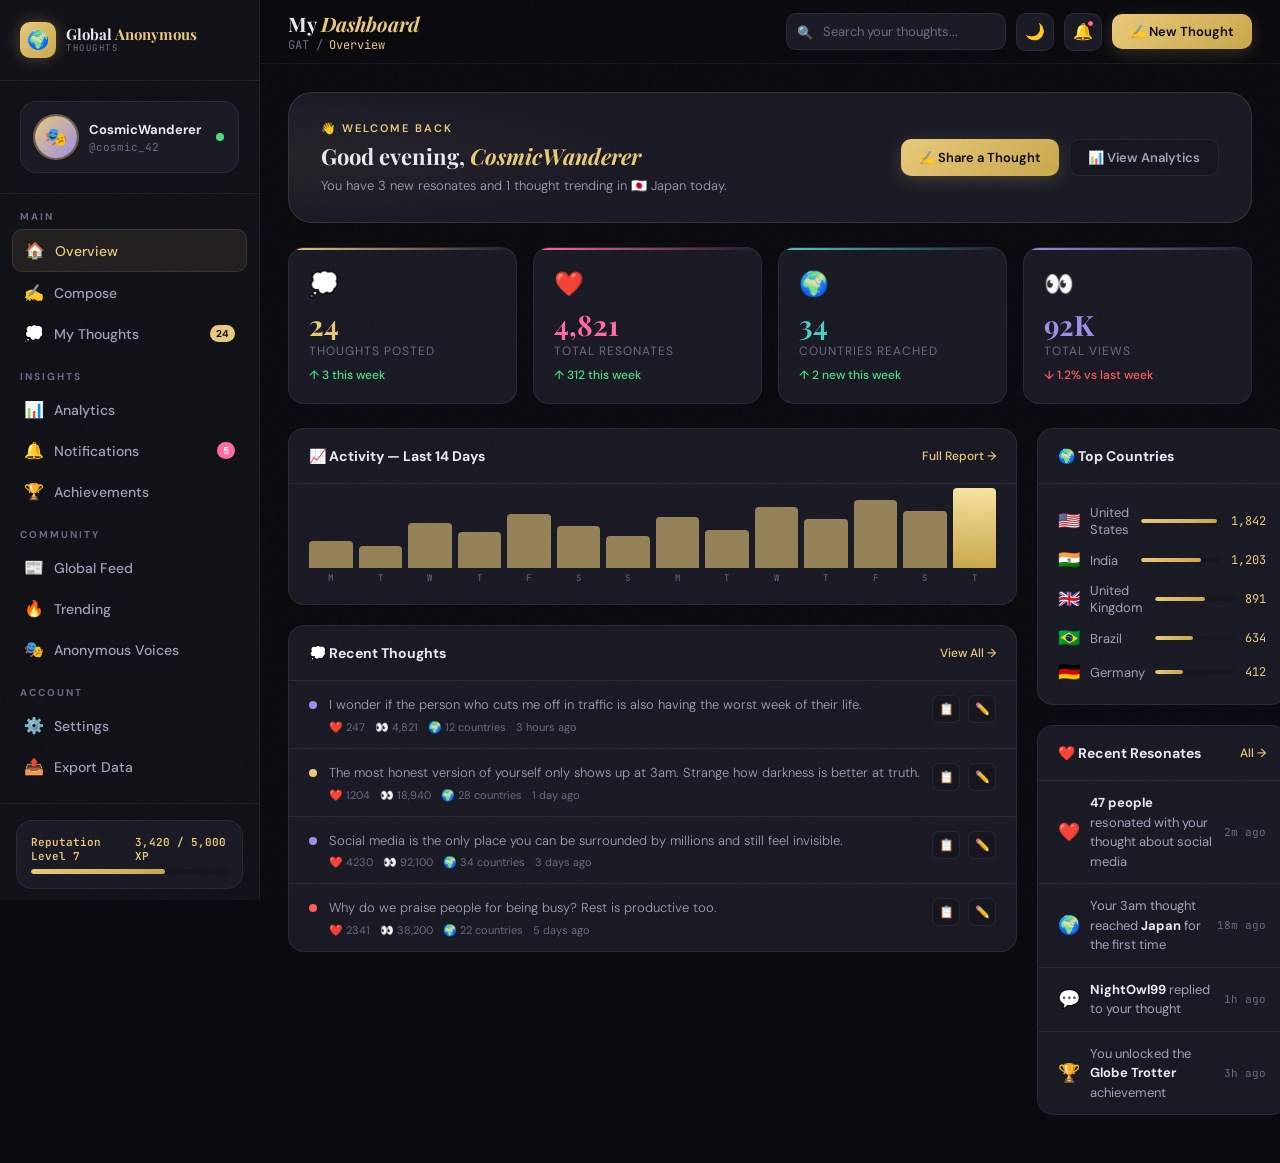
<file: templates/dashboard.html>
<!DOCTYPE html>
<html lang="en">
<head>
<meta charset="UTF-8"/>
<meta name="viewport" content="width=device-width, initial-scale=1.0"/>
<title>Dashboard — Global Anonymous Thoughts</title>
<link rel="preconnect" href="https://fonts.googleapis.com"/>
<link href="https://fonts.googleapis.com/css2?family=Playfair+Display:ital,wght@0,400;0,700;0,900;1,400&family=DM+Sans:wght@300;400;500;600&family=JetBrains+Mono:wght@400;500&display=swap" rel="stylesheet"/>
<style>
  :root {
    --bg: #0a0a0f;
    --bg2: #111118;
    --bg3: #16161f;
    --card: #1a1a25;
    --card2: #1f1f2e;
    --border: rgba(255,255,255,0.07);
    --border2: rgba(255,255,255,0.12);
    --accent: #e8c97a;
    --accent2: #c9a84c;
    --accent3: #f5e3a0;
    --teal: #4ecdc4;
    --rose: #ff6b9d;
    --violet: #9b8fe8;
    --text: #e8e8f0;
    --text2: #a0a0b8;
    --text3: #6a6a82;
    --red: #ff5c5c;
    --green: #4ade80;
    --orange: #fb923c;
    --blue: #63b3ed;
    --radius: 16px;
    --radius2: 24px;
    --shadow: 0 8px 32px rgba(0,0,0,0.5);
    --sidebar: 260px;
  }

  *, *::before, *::after { box-sizing: border-box; margin: 0; padding: 0; }
  html { scroll-behavior: smooth; }

  body {
    font-family: 'DM Sans', sans-serif;
    background: var(--bg);
    color: var(--text);
    min-height: 100vh;
    overflow-x: hidden;
  }

  /* NOISE */
  body::before {
    content: '';
    position: fixed;
    inset: 0;
    background-image: url("data:image/svg+xml,%3Csvg viewBox='0 0 256 256' xmlns='http://www.w3.org/2000/svg'%3E%3Cfilter id='noise'%3E%3CfeTurbulence type='fractalNoise' baseFrequency='0.9' numOctaves='4' stitchTiles='stitch'/%3E%3C/filter%3E%3Crect width='100%25' height='100%25' filter='url(%23noise)' opacity='0.04'/%3E%3C/svg%3E");
    pointer-events: none;
    z-index: 9999;
    opacity: 0.4;
  }

  ::-webkit-scrollbar { width: 4px; }
  ::-webkit-scrollbar-track { background: var(--bg); }
  ::-webkit-scrollbar-thumb { background: var(--accent2); border-radius: 2px; }

  /* LAYOUT */
  .layout {
    display: flex;
    min-height: 100vh;
  }

  /* SIDEBAR */
  .sidebar {
    width: var(--sidebar);
    background: var(--bg2);
    border-right: 1px solid var(--border);
    position: fixed;
    top: 0; left: 0; bottom: 0;
    display: flex;
    flex-direction: column;
    z-index: 200;
    overflow-y: auto;
    transition: transform 0.3s ease;
  }

  .sidebar-logo {
    display: flex;
    align-items: center;
    gap: 10px;
    padding: 22px 20px;
    border-bottom: 1px solid var(--border);
    text-decoration: none;
  }

  .logo-icon {
    width: 36px; height: 36px;
    background: linear-gradient(135deg, var(--accent), var(--accent2));
    border-radius: 10px;
    display: grid;
    place-items: center;
    font-size: 18px;
    box-shadow: 0 0 16px rgba(232,201,122,0.3);
    flex-shrink: 0;
  }

  .logo-text {
    font-family: 'Playfair Display', serif;
    font-size: 15px;
    font-weight: 700;
    color: var(--text);
    line-height: 1.1;
  }
  .logo-text span { color: var(--accent); }
  .logo-sub { font-size: 9px; color: var(--text3); letter-spacing: 1.5px; text-transform: uppercase; font-family: 'JetBrains Mono', monospace; }

  /* USER CARD */
  .sidebar-user {
    padding: 20px;
    border-bottom: 1px solid var(--border);
  }

  .user-profile-card {
    display: flex;
    align-items: center;
    gap: 12px;
    background: var(--card);
    border: 1px solid var(--border);
    border-radius: var(--radius);
    padding: 14px;
    cursor: pointer;
    transition: all 0.2s;
  }
  .user-profile-card:hover { border-color: var(--accent); }

  .avatar-ring {
    width: 42px; height: 42px;
    border-radius: 50%;
    background: linear-gradient(135deg, var(--accent), var(--violet));
    display: grid;
    place-items: center;
    font-size: 18px;
    flex-shrink: 0;
    position: relative;
  }

  .avatar-ring::after {
    content: '';
    position: absolute;
    inset: -2px;
    border-radius: 50%;
    border: 2px solid var(--accent);
    opacity: 0.4;
  }

  .user-details { flex: 1; min-width: 0; }
  .user-display-name { font-size: 13px; font-weight: 700; color: var(--text); white-space: nowrap; overflow: hidden; text-overflow: ellipsis; }
  .user-handle { font-size: 11px; color: var(--text3); font-family: 'JetBrains Mono', monospace; margin-top: 2px; }

  .online-dot {
    width: 8px; height: 8px;
    background: var(--green);
    border-radius: 50%;
    flex-shrink: 0;
    animation: pulse 2s infinite;
  }

  @keyframes pulse { 0%,100%{opacity:1;transform:scale(1)} 50%{opacity:0.5;transform:scale(1.3)} }

  /* NAV */
  .sidebar-nav { padding: 16px 12px; flex: 1; }

  .nav-section-label {
    font-size: 10px;
    font-weight: 700;
    letter-spacing: 2px;
    text-transform: uppercase;
    color: var(--text3);
    padding: 0 8px;
    margin-bottom: 6px;
    margin-top: 16px;
  }
  .nav-section-label:first-child { margin-top: 0; }

  .nav-item {
    display: flex;
    align-items: center;
    gap: 10px;
    padding: 10px 12px;
    border-radius: 10px;
    color: var(--text2);
    font-size: 14px;
    font-weight: 500;
    cursor: pointer;
    transition: all 0.2s;
    position: relative;
    text-decoration: none;
    border: none;
    background: none;
    width: 100%;
    text-align: left;
    font-family: 'DM Sans', sans-serif;
  }
  .nav-item:hover { color: var(--text); background: var(--card); }
  .nav-item.active { color: var(--accent); background: rgba(232,201,122,0.08); border: 1px solid rgba(232,201,122,0.12); }
  .nav-item.active .nav-icon { color: var(--accent); }

  .nav-icon { font-size: 16px; width: 20px; text-align: center; flex-shrink: 0; }
  .nav-badge { margin-left: auto; background: var(--rose); color: white; font-size: 10px; font-weight: 700; padding: 2px 6px; border-radius: 100px; }
  .nav-badge-green { background: var(--green); color: #0a0a0f; }
  .nav-badge-accent { background: var(--accent); color: #0a0a0f; }

  /* SIDEBAR BOTTOM */
  .sidebar-bottom {
    padding: 16px;
    border-top: 1px solid var(--border);
  }

  .xp-card {
    background: var(--card);
    border: 1px solid var(--border);
    border-radius: var(--radius);
    padding: 14px;
    margin-bottom: 12px;
  }
  .xp-label { font-size: 11px; color: var(--text3); margin-bottom: 6px; display: flex; justify-content: space-between; }
  .xp-label span { color: var(--accent); font-weight: 600; font-family: 'JetBrains Mono', monospace; }
  .xp-bar-bg { height: 5px; background: var(--bg3); border-radius: 3px; overflow: hidden; }
  .xp-bar { height: 100%; background: linear-gradient(90deg, var(--accent), var(--accent2)); border-radius: 3px; width: 68%; transition: width 1s ease; }

  .sidebar-logout {
    display: flex;
    align-items: center;
    gap: 8px;
    padding: 10px 12px;
    border-radius: 10px;
    color: var(--text3);
    font-size: 13px;
    cursor: pointer;
    transition: all 0.2s;
    width: 100%;
    border: none;
    background: none;
    font-family: 'DM Sans', sans-serif;
  }
  .sidebar-logout:hover { color: var(--red); background: rgba(255,92,92,0.08); }

  /* MAIN */
  .main {
    margin-left: var(--sidebar);
    flex: 1;
    min-width: 0;
  }

  /* TOPBAR */
  .topbar {
    position: sticky;
    top: 0;
    z-index: 100;
    background: rgba(10,10,15,0.9);
    backdrop-filter: blur(20px);
    border-bottom: 1px solid var(--border);
    padding: 0 28px;
    height: 64px;
    display: flex;
    align-items: center;
    justify-content: space-between;
    gap: 16px;
  }

  .topbar-left { display: flex; align-items: center; gap: 16px; }
  .page-title { font-family: 'Playfair Display', serif; font-size: 20px; font-weight: 700; }
  .page-title em { color: var(--accent); font-style: italic; }

  .breadcrumb {
    font-size: 12px;
    color: var(--text3);
    display: flex;
    align-items: center;
    gap: 6px;
    font-family: 'JetBrains Mono', monospace;
  }
  .breadcrumb span { color: var(--accent); }

  .topbar-right { display: flex; align-items: center; gap: 10px; }

  .search-wrap {
    position: relative;
  }
  .topbar-search {
    background: var(--card);
    border: 1px solid var(--border);
    border-radius: 10px;
    color: var(--text);
    font-family: 'DM Sans', sans-serif;
    font-size: 13px;
    padding: 9px 14px 9px 36px;
    outline: none;
    width: 220px;
    transition: all 0.2s;
  }
  .topbar-search:focus { border-color: var(--accent); width: 280px; }
  .topbar-search::placeholder { color: var(--text3); }
  .search-icon-top { position: absolute; left: 11px; top: 50%; transform: translateY(-50%); font-size: 13px; color: var(--text3); pointer-events: none; }

  .icon-btn {
    width: 38px; height: 38px;
    border-radius: 10px;
    background: var(--card);
    border: 1px solid var(--border);
    color: var(--text2);
    display: grid;
    place-items: center;
    cursor: pointer;
    font-size: 16px;
    transition: all 0.2s;
    position: relative;
    flex-shrink: 0;
  }
  .icon-btn:hover { border-color: var(--accent); color: var(--accent); }

  .notif-dot {
    position: absolute;
    top: 6px; right: 7px;
    width: 7px; height: 7px;
    background: var(--rose);
    border-radius: 50%;
    border: 1px solid var(--bg);
  }

  .btn {
    display: inline-flex;
    align-items: center;
    gap: 6px;
    padding: 9px 18px;
    border-radius: 10px;
    font-family: 'DM Sans', sans-serif;
    font-size: 13px;
    font-weight: 600;
    cursor: pointer;
    transition: all 0.2s;
    border: none;
  }
  .btn-primary {
    background: linear-gradient(135deg, var(--accent), var(--accent2));
    color: #0a0a0f;
    box-shadow: 0 4px 16px rgba(232,201,122,0.2);
  }
  .btn-primary:hover { transform: translateY(-1px); box-shadow: 0 6px 24px rgba(232,201,122,0.35); }

  /* CONTENT */
  .content { padding: 28px; }

  /* MOBILE TOGGLE */
  .sidebar-toggle {
    display: none;
    background: none;
    border: none;
    color: var(--text);
    font-size: 22px;
    cursor: pointer;
    padding: 4px;
  }

  /* TABS */
  .tab-bar {
    display: flex;
    gap: 4px;
    background: var(--card);
    border: 1px solid var(--border);
    border-radius: 12px;
    padding: 4px;
    margin-bottom: 28px;
    flex-wrap: wrap;
  }

  .tab-btn {
    padding: 8px 18px;
    border-radius: 8px;
    font-size: 13px;
    font-weight: 500;
    cursor: pointer;
    border: none;
    background: transparent;
    color: var(--text2);
    font-family: 'DM Sans', sans-serif;
    transition: all 0.2s;
    white-space: nowrap;
  }
  .tab-btn:hover { color: var(--text); }
  .tab-btn.active { background: var(--accent); color: #0a0a0f; font-weight: 700; }

  /* OVERVIEW PANEL */
  .panel { display: none; }
  .panel.active { display: block; }

  /* STATS ROW */
  .stats-row {
    display: grid;
    grid-template-columns: repeat(4, 1fr);
    gap: 16px;
    margin-bottom: 24px;
  }

  .stat-card {
    background: var(--card);
    border: 1px solid var(--border);
    border-radius: var(--radius);
    padding: 20px;
    position: relative;
    overflow: hidden;
    transition: all 0.25s;
  }
  .stat-card:hover { transform: translateY(-2px); border-color: var(--border2); box-shadow: var(--shadow); }

  .stat-card::before {
    content: '';
    position: absolute;
    top: 0; left: 0; right: 0;
    height: 2px;
  }

  .sc-accent::before { background: linear-gradient(90deg, var(--accent), transparent); }
  .sc-teal::before { background: linear-gradient(90deg, var(--teal), transparent); }
  .sc-violet::before { background: linear-gradient(90deg, var(--violet), transparent); }
  .sc-rose::before { background: linear-gradient(90deg, var(--rose), transparent); }
  .sc-green::before { background: linear-gradient(90deg, var(--green), transparent); }
  .sc-orange::before { background: linear-gradient(90deg, var(--orange), transparent); }

  .stat-icon { font-size: 24px; margin-bottom: 12px; }
  .stat-val { font-family: 'Playfair Display', serif; font-size: 28px; font-weight: 700; line-height: 1; margin-bottom: 4px; }
  .stat-name { font-size: 12px; color: var(--text3); text-transform: uppercase; letter-spacing: 1px; }
  .stat-change { font-size: 12px; margin-top: 8px; font-weight: 500; display: flex; align-items: center; gap: 4px; }
  .stat-change.up { color: var(--green); }
  .stat-change.down { color: var(--red); }

  /* GRID LAYOUT */
  .grid-2 { display: grid; grid-template-columns: 1fr 1fr; gap: 20px; margin-bottom: 20px; }
  .grid-3 { display: grid; grid-template-columns: 2fr 1fr; gap: 20px; margin-bottom: 20px; }

  .card {
    background: var(--card);
    border: 1px solid var(--border);
    border-radius: var(--radius);
    overflow: hidden;
  }

  .card-header {
    display: flex;
    align-items: center;
    justify-content: space-between;
    padding: 18px 20px;
    border-bottom: 1px solid var(--border);
  }

  .card-title { font-size: 14px; font-weight: 700; display: flex; align-items: center; gap: 8px; }
  .card-body { padding: 20px; }

  .card-action {
    font-size: 12px;
    color: var(--accent);
    cursor: pointer;
    background: none;
    border: none;
    font-family: 'DM Sans', sans-serif;
    font-weight: 500;
  }
  .card-action:hover { text-decoration: underline; }

  /* ACTIVITY CHART */
  .chart-wrap {
    padding: 20px;
  }

  .mini-chart {
    display: flex;
    align-items: flex-end;
    gap: 6px;
    height: 80px;
  }

  .bar-item {
    flex: 1;
    display: flex;
    flex-direction: column;
    align-items: center;
    gap: 4px;
    cursor: pointer;
  }

  .bar-fill {
    width: 100%;
    border-radius: 4px 4px 0 0;
    background: var(--accent);
    opacity: 0.6;
    transition: all 0.3s;
    min-height: 4px;
  }
  .bar-fill.highlight { opacity: 1; background: linear-gradient(0deg, var(--accent2), var(--accent3)); }
  .bar-item:hover .bar-fill { opacity: 1; transform: scaleY(1.05); transform-origin: bottom; }
  .bar-lbl { font-size: 9px; color: var(--text3); font-family: 'JetBrains Mono', monospace; }

  /* THOUGHT LIST */
  .thought-row {
    display: flex;
    align-items: flex-start;
    gap: 12px;
    padding: 14px 20px;
    border-bottom: 1px solid var(--border);
    cursor: pointer;
    transition: background 0.2s;
  }
  .thought-row:last-child { border-bottom: none; }
  .thought-row:hover { background: var(--bg3); }

  .mood-dot {
    width: 8px; height: 8px;
    border-radius: 50%;
    flex-shrink: 0;
    margin-top: 6px;
  }

  .tr-content { flex: 1; min-width: 0; }
  .tr-text { font-size: 13px; color: var(--text2); line-height: 1.6; font-weight: 300; white-space: nowrap; overflow: hidden; text-overflow: ellipsis; }
  .tr-meta { font-size: 11px; color: var(--text3); margin-top: 4px; display: flex; gap: 10px; flex-wrap: wrap; }
  .tr-meta span { display: flex; align-items: center; gap: 3px; }

  .tr-actions { display: flex; gap: 8px; flex-shrink: 0; }
  .tr-action-btn {
    background: var(--bg3);
    border: 1px solid var(--border);
    color: var(--text3);
    width: 28px; height: 28px;
    border-radius: 7px;
    display: grid;
    place-items: center;
    cursor: pointer;
    font-size: 12px;
    transition: all 0.2s;
  }
  .tr-action-btn:hover { color: var(--accent); border-color: var(--accent); background: rgba(232,201,122,0.06); }

  /* WORLD MAP CARD */
  .map-countries { display: flex; flex-direction: column; gap: 10px; padding: 20px; }

  .country-row {
    display: flex;
    align-items: center;
    gap: 10px;
  }

  .country-flag { font-size: 18px; flex-shrink: 0; }
  .country-name { font-size: 13px; color: var(--text2); flex: 1; }
  .country-count { font-size: 12px; font-family: 'JetBrains Mono', monospace; color: var(--accent); flex-shrink: 0; }
  .country-bar-bg { width: 80px; height: 4px; background: var(--bg3); border-radius: 2px; overflow: hidden; }
  .country-bar { height: 100%; background: linear-gradient(90deg, var(--accent), var(--accent2)); border-radius: 2px; }

  /* RECENT RESONATES */
  .resonates-list { display: flex; flex-direction: column; }

  .resonate-item {
    display: flex;
    align-items: center;
    gap: 10px;
    padding: 12px 20px;
    border-bottom: 1px solid var(--border);
    transition: background 0.2s;
    cursor: pointer;
  }
  .resonate-item:last-child { border-bottom: none; }
  .resonate-item:hover { background: var(--bg3); }

  .ri-icon { font-size: 18px; flex-shrink: 0; }
  .ri-text { flex: 1; font-size: 13px; color: var(--text2); line-height: 1.5; }
  .ri-text strong { color: var(--text); }
  .ri-time { font-size: 11px; color: var(--text3); flex-shrink: 0; font-family: 'JetBrains Mono', monospace; }

  /* ACHIEVEMENTS */
  .achievements-grid {
    display: grid;
    grid-template-columns: repeat(3, 1fr);
    gap: 12px;
    padding: 20px;
  }

  .achievement {
    background: var(--bg3);
    border: 1px solid var(--border);
    border-radius: 12px;
    padding: 16px 12px;
    text-align: center;
    transition: all 0.2s;
    cursor: default;
  }
  .achievement.unlocked { border-color: rgba(232,201,122,0.2); background: rgba(232,201,122,0.04); }
  .achievement:hover { transform: translateY(-2px); }

  .ach-icon { font-size: 28px; margin-bottom: 8px; filter: grayscale(0.3); }
  .achievement:not(.unlocked) .ach-icon { filter: grayscale(1) opacity(0.4); }
  .ach-name { font-size: 11px; font-weight: 600; color: var(--text); margin-bottom: 2px; }
  .achievement:not(.unlocked) .ach-name { color: var(--text3); }
  .ach-desc { font-size: 10px; color: var(--text3); line-height: 1.4; }

  /* COMPOSER */
  .composer-box {
    background: var(--card);
    border: 1px solid var(--border2);
    border-radius: var(--radius2);
    padding: 28px;
    position: relative;
    overflow: hidden;
    margin-bottom: 24px;
  }
  .composer-box::before {
    content: '';
    position: absolute;
    top: 0; left: 0; right: 0;
    height: 2px;
    background: linear-gradient(90deg, var(--accent), var(--teal), var(--violet));
  }

  .mood-row { display: flex; gap: 8px; flex-wrap: wrap; margin-bottom: 16px; margin-top: 16px; }
  .mood-chip {
    padding: 6px 14px;
    border-radius: 100px;
    font-size: 13px;
    cursor: pointer;
    border: 1px solid var(--border);
    background: var(--bg3);
    color: var(--text2);
    transition: all 0.2s;
    font-family: 'DM Sans', sans-serif;
  }
  .mood-chip:hover, .mood-chip.active { border-color: var(--accent); color: var(--accent); background: rgba(232,201,122,0.08); }

  .compose-textarea {
    width: 100%;
    min-height: 110px;
    background: var(--bg3);
    border: 1px solid var(--border);
    border-radius: var(--radius);
    color: var(--text);
    font-family: 'DM Sans', sans-serif;
    font-size: 15px;
    line-height: 1.65;
    padding: 14px;
    resize: none;
    outline: none;
    transition: border-color 0.2s;
    font-weight: 300;
  }
  .compose-textarea:focus { border-color: var(--accent); }
  .compose-textarea::placeholder { color: var(--text3); }

  .compose-footer {
    display: flex;
    align-items: center;
    justify-content: space-between;
    margin-top: 14px;
    flex-wrap: wrap;
    gap: 10px;
  }

  .tool-btn {
    background: var(--bg3);
    border: 1px solid var(--border);
    color: var(--text3);
    width: 34px; height: 34px;
    border-radius: 9px;
    display: grid;
    place-items: center;
    cursor: pointer;
    font-size: 15px;
    transition: all 0.2s;
  }
  .tool-btn:hover { color: var(--accent); border-color: var(--accent); }

  .char-count { font-size: 11px; color: var(--text3); font-family: 'JetBrains Mono', monospace; }

  /* MY THOUGHTS PANEL */
  .thoughts-table {
    width: 100%;
    border-collapse: collapse;
  }
  .thoughts-table th {
    text-align: left;
    font-size: 11px;
    font-weight: 600;
    letter-spacing: 1.5px;
    text-transform: uppercase;
    color: var(--text3);
    padding: 12px 20px;
    border-bottom: 1px solid var(--border);
    background: var(--bg3);
  }
  .thoughts-table td {
    padding: 14px 20px;
    border-bottom: 1px solid var(--border);
    font-size: 13px;
    color: var(--text2);
    vertical-align: middle;
  }
  .thoughts-table tr:last-child td { border-bottom: none; }
  .thoughts-table tr:hover td { background: rgba(255,255,255,0.02); }
  .thoughts-table .td-text { max-width: 320px; white-space: nowrap; overflow: hidden; text-overflow: ellipsis; color: var(--text); font-weight: 400; }

  .mood-badge {
    display: inline-flex;
    align-items: center;
    gap: 4px;
    padding: 3px 10px;
    border-radius: 100px;
    font-size: 11px;
    font-weight: 600;
    white-space: nowrap;
  }

  .status-badge {
    display: inline-flex;
    align-items: center;
    gap: 4px;
    padding: 3px 10px;
    border-radius: 100px;
    font-size: 11px;
    font-weight: 600;
  }
  .status-live { background: rgba(74,222,128,0.12); color: var(--green); border: 1px solid rgba(74,222,128,0.2); }
  .status-draft { background: rgba(160,160,184,0.1); color: var(--text3); border: 1px solid var(--border); }
  .status-scheduled { background: rgba(251,191,36,0.12); color: #fbbf24; border: 1px solid rgba(251,191,36,0.2); }

  .td-num { font-family: 'JetBrains Mono', monospace; color: var(--accent); }

  /* ANALYTICS PANEL */
  .analytics-cards {
    display: grid;
    grid-template-columns: repeat(3, 1fr);
    gap: 16px;
    margin-bottom: 24px;
  }

  .a-card {
    background: var(--card);
    border: 1px solid var(--border);
    border-radius: var(--radius);
    padding: 20px;
    text-align: center;
  }

  .a-ring-wrap {
    display: flex;
    justify-content: center;
    margin-bottom: 10px;
  }

  .a-val { font-family: 'Playfair Display', serif; font-size: 26px; font-weight: 700; color: var(--accent); }
  .a-label { font-size: 12px; color: var(--text3); margin-top: 4px; }

  .sparkline-wrap {
    display: flex;
    align-items: flex-end;
    gap: 3px;
    height: 40px;
    margin-top: 10px;
  }
  .spark-bar {
    flex: 1;
    border-radius: 2px 2px 0 0;
    background: var(--accent);
    opacity: 0.5;
    min-height: 2px;
    transition: opacity 0.2s;
  }
  .spark-bar:hover { opacity: 1; }

  .big-chart {
    background: var(--card);
    border: 1px solid var(--border);
    border-radius: var(--radius);
    padding: 24px;
    margin-bottom: 24px;
  }

  .big-chart-bars {
    display: flex;
    align-items: flex-end;
    gap: 8px;
    height: 140px;
    margin-top: 20px;
  }

  .big-bar-item {
    flex: 1;
    display: flex;
    flex-direction: column;
    align-items: center;
    gap: 6px;
    cursor: pointer;
  }

  .big-bar-fill {
    width: 100%;
    border-radius: 5px 5px 0 0;
    background: linear-gradient(0deg, var(--accent2), var(--accent3));
    opacity: 0.6;
    transition: all 0.2s;
    min-height: 4px;
  }
  .big-bar-fill.active { opacity: 1; }
  .big-bar-item:hover .big-bar-fill { opacity: 1; }
  .big-bar-lbl { font-size: 10px; color: var(--text3); font-family: 'JetBrains Mono', monospace; }

  .chart-legend {
    display: flex;
    gap: 16px;
    margin-top: 16px;
    flex-wrap: wrap;
  }
  .legend-item { display: flex; align-items: center; gap: 6px; font-size: 12px; color: var(--text2); }
  .legend-dot { width: 8px; height: 8px; border-radius: 50%; }

  /* SETTINGS PANEL */
  .settings-grid {
    display: grid;
    grid-template-columns: 1fr 1fr;
    gap: 20px;
  }

  .settings-card {
    background: var(--card);
    border: 1px solid var(--border);
    border-radius: var(--radius);
    overflow: hidden;
  }

  .setting-row {
    display: flex;
    align-items: center;
    justify-content: space-between;
    padding: 16px 20px;
    border-bottom: 1px solid var(--border);
    gap: 16px;
  }
  .setting-row:last-child { border-bottom: none; }

  .setting-info { flex: 1; }
  .setting-name { font-size: 14px; font-weight: 500; color: var(--text); }
  .setting-desc { font-size: 12px; color: var(--text3); margin-top: 2px; line-height: 1.5; }

  /* TOGGLE */
  .toggle {
    width: 44px; height: 24px;
    background: var(--bg3);
    border: 1px solid var(--border2);
    border-radius: 100px;
    position: relative;
    cursor: pointer;
    transition: background 0.2s;
    flex-shrink: 0;
  }
  .toggle.on { background: var(--accent); border-color: var(--accent2); }
  .toggle::after {
    content: '';
    position: absolute;
    top: 3px; left: 3px;
    width: 16px; height: 16px;
    background: white;
    border-radius: 50%;
    transition: transform 0.2s;
    box-shadow: 0 1px 4px rgba(0,0,0,0.3);
  }
  .toggle.on::after { transform: translateX(20px); }

  .form-input {
    width: 100%;
    background: var(--bg3);
    border: 1px solid var(--border);
    border-radius: 10px;
    color: var(--text);
    font-family: 'DM Sans', sans-serif;
    font-size: 13px;
    padding: 10px 12px;
    outline: none;
    transition: border-color 0.2s;
  }
  .form-input:focus { border-color: var(--accent); }

  .form-label { font-size: 11px; font-weight: 600; color: var(--text2); letter-spacing: 0.5px; text-transform: uppercase; margin-bottom: 6px; display: block; }

  .profile-avatar-large {
    width: 72px; height: 72px;
    border-radius: 50%;
    background: linear-gradient(135deg, var(--accent), var(--violet));
    display: grid;
    place-items: center;
    font-size: 32px;
    margin-bottom: 12px;
    position: relative;
    cursor: pointer;
  }
  .avatar-edit {
    position: absolute;
    bottom: 0; right: 0;
    width: 22px; height: 22px;
    background: var(--accent);
    border-radius: 50%;
    display: grid;
    place-items: center;
    font-size: 10px;
    color: #0a0a0f;
  }

  /* NOTIFICATIONS */
  .notif-filters { display: flex; gap: 6px; margin-bottom: 16px; flex-wrap: wrap; }
  .notif-filter-btn {
    padding: 6px 14px;
    border-radius: 100px;
    font-size: 12px;
    font-weight: 500;
    cursor: pointer;
    border: 1px solid var(--border);
    background: transparent;
    color: var(--text2);
    font-family: 'DM Sans', sans-serif;
    transition: all 0.2s;
  }
  .notif-filter-btn:hover { border-color: var(--accent); color: var(--accent); }
  .notif-filter-btn.active { background: var(--accent); color: #0a0a0f; border-color: var(--accent); font-weight: 700; }

  .notif-full-item {
    display: flex;
    gap: 14px;
    padding: 16px 0;
    border-bottom: 1px solid var(--border);
    cursor: pointer;
  }
  .notif-full-item:last-child { border-bottom: none; }
  .notif-full-item:hover .nfi-text { color: var(--text); }
  .nfi-icon { font-size: 22px; flex-shrink: 0; margin-top: 2px; }
  .nfi-content { flex: 1; }
  .nfi-text { font-size: 14px; color: var(--text2); line-height: 1.55; }
  .nfi-text strong { color: var(--text); }
  .nfi-meta { font-size: 11px; color: var(--text3); margin-top: 5px; display: flex; gap: 10px; font-family: 'JetBrains Mono', monospace; }
  .nfi-unread { width: 8px; height: 8px; background: var(--accent); border-radius: 50%; flex-shrink: 0; margin-top: 6px; }

  /* TOAST */
  .toast-container {
    position: fixed;
    bottom: 24px; right: 24px;
    z-index: 9000;
    display: flex;
    flex-direction: column;
    gap: 8px;
    pointer-events: none;
  }
  .toast {
    background: var(--card);
    border: 1px solid var(--border2);
    border-radius: 12px;
    padding: 12px 16px;
    display: flex;
    align-items: center;
    gap: 10px;
    font-size: 13px;
    color: var(--text);
    box-shadow: var(--shadow);
    pointer-events: all;
    animation: toastIn 0.3s ease;
  }
  @keyframes toastIn { from { opacity:0;transform:translateX(20px) } to { opacity:1;transform:translateX(0) } }

  /* WELCOME BANNER */
  .welcome-banner {
    background: var(--card);
    border: 1px solid rgba(232,201,122,0.15);
    border-radius: var(--radius2);
    padding: 28px 32px;
    margin-bottom: 24px;
    display: flex;
    align-items: center;
    justify-content: space-between;
    gap: 20px;
    position: relative;
    overflow: hidden;
  }
  .welcome-banner::before {
    content: '';
    position: absolute;
    inset: 0;
    background: radial-gradient(ellipse 60% 80% at 0% 50%, rgba(232,201,122,0.06) 0%, transparent 60%);
    pointer-events: none;
  }
  .wb-left { position: relative; }
  .wb-eyebrow { font-size: 11px; color: var(--accent); text-transform: uppercase; letter-spacing: 2px; font-weight: 600; margin-bottom: 6px; }
  .wb-title { font-family: 'Playfair Display', serif; font-size: 22px; font-weight: 700; margin-bottom: 6px; }
  .wb-title em { color: var(--accent); font-style: italic; }
  .wb-sub { font-size: 13px; color: var(--text2); font-weight: 300; }
  .wb-right { display: flex; gap: 10px; flex-shrink: 0; flex-wrap: wrap; }

  /* IMPACT METER */
  .impact-row {
    display: grid;
    grid-template-columns: repeat(4, 1fr);
    gap: 12px;
    padding: 20px;
  }
  .impact-item { text-align: center; }
  .impact-val { font-family: 'Playfair Display', serif; font-size: 22px; font-weight: 700; color: var(--accent); }
  .impact-label { font-size: 11px; color: var(--text3); margin-top: 3px; }

  /* RESPONSIVE */
  @media (max-width: 1100px) {
    .stats-row { grid-template-columns: repeat(2, 1fr); }
    .analytics-cards { grid-template-columns: repeat(2, 1fr); }
    .settings-grid { grid-template-columns: 1fr; }
    .achievements-grid { grid-template-columns: repeat(2, 1fr); }
    .impact-row { grid-template-columns: repeat(2, 1fr); }
  }

  @media (max-width: 900px) {
    .grid-2 { grid-template-columns: 1fr; }
    .grid-3 { grid-template-columns: 1fr; }
  }

  @media (max-width: 768px) {
    .sidebar { transform: translateX(-100%); }
    .sidebar.open { transform: translateX(0); }
    .main { margin-left: 0; }
    .sidebar-toggle { display: block; }
    .sidebar-overlay { position: fixed; inset: 0; background: rgba(0,0,0,0.6); z-index: 199; display: none; }
    .sidebar-overlay.active { display: block; }
    .topbar-search { display: none; }
    .stats-row { grid-template-columns: 1fr 1fr; }
    .analytics-cards { grid-template-columns: 1fr; }
    .welcome-banner { flex-direction: column; align-items: flex-start; }
    .thoughts-table { display: block; overflow-x: auto; }
  }

  @media (max-width: 480px) {
    .content { padding: 16px; }
    .stats-row { grid-template-columns: 1fr; }
    .tab-bar { overflow-x: auto; flex-wrap: nowrap; }
    .tab-btn { white-space: nowrap; }
  }

  /* ANIMATIONS */
  @keyframes fadeIn { from { opacity:0;transform:translateY(12px) } to { opacity:1;transform:translateY(0) } }
  .panel.active { animation: fadeIn 0.3s ease; }

  .pulse-ring {
    animation: pulseRing 2s infinite;
  }
  @keyframes pulseRing { 0%,100%{box-shadow:0 0 0 0 rgba(232,201,122,0.3)} 50%{box-shadow:0 0 0 8px rgba(232,201,122,0)} }
</style>
</head>
<body>

<div class="sidebar-overlay" id="sidebar-overlay" onclick="closeSidebar()"></div>

<div class="layout">

  <!-- SIDEBAR -->
  <aside class="sidebar" id="sidebar">

    <a href="index.html" class="sidebar-logo">
      <div class="logo-icon">🌍</div>
      <div>
        <div class="logo-text">Global <span>Anonymous</span></div>
        <div class="logo-sub">Thoughts</div>
      </div>
    </a>

    <div class="sidebar-user">
      <div class="user-profile-card">
        <div class="avatar-ring">🎭</div>
        <div class="user-details">
          <div class="user-display-name">CosmicWanderer</div>
          <div class="user-handle">@cosmic_42</div>
        </div>
        <div class="online-dot"></div>
      </div>
    </div>

    <nav class="sidebar-nav">
      <div class="nav-section-label">Main</div>
      <button class="nav-item active" onclick="switchTab('overview', this)">
        <span class="nav-icon">🏠</span> Overview
      </button>
      <button class="nav-item" onclick="switchTab('compose', this)">
        <span class="nav-icon">✍️</span> Compose
      </button>
      <button class="nav-item" onclick="switchTab('mythoughts', this)">
        <span class="nav-icon">💭</span> My Thoughts
        <span class="nav-badge nav-badge-accent">24</span>
      </button>

      <div class="nav-section-label">Insights</div>
      <button class="nav-item" onclick="switchTab('analytics', this)">
        <span class="nav-icon">📊</span> Analytics
      </button>
      <button class="nav-item" onclick="switchTab('notifications', this)">
        <span class="nav-icon">🔔</span> Notifications
        <span class="nav-badge">5</span>
      </button>
      <button class="nav-item" onclick="switchTab('achievements', this)">
        <span class="nav-icon">🏆</span> Achievements
      </button>

      <div class="nav-section-label">Community</div>
      <button class="nav-item" onclick="showToast('🌍','Opening global feed...')">
        <span class="nav-icon">📰</span> Global Feed
      </button>
      <button class="nav-item" onclick="showToast('🔥','Loading trending...')">
        <span class="nav-icon">🔥</span> Trending
      </button>
      <button class="nav-item" onclick="showToast('🎭','Exploring voices...')">
        <span class="nav-icon">🎭</span> Anonymous Voices
      </button>

      <div class="nav-section-label">Account</div>
      <button class="nav-item" onclick="switchTab('settings', this)">
        <span class="nav-icon">⚙️</span> Settings
      </button>
      <button class="nav-item" onclick="showToast('📤','Export started...')">
        <span class="nav-icon">📤</span> Export Data
      </button>
    </nav>

    <div class="sidebar-bottom">
      <div class="xp-card">
        <div class="xp-label">
          <span>Reputation Level 7</span>
          <span>3,420 / 5,000 XP</span>
        </div>
        <div class="xp-bar-bg">
          <div class="xp-bar" id="xp-bar"></div>
        </div>
      </div>
      <button class="sidebar-logout" onclick="showToast('👋','Signed out safely.')">
        <span>🚪</span> Sign Out
      </button>
    </div>
  </aside>

  <!-- MAIN -->
  <div class="main">

    <!-- TOPBAR -->
    <header class="topbar">
      <div class="topbar-left">
        <button class="sidebar-toggle" onclick="openSidebar()">☰</button>
        <div>
          <div class="page-title" id="page-title">My <em>Dashboard</em></div>
          <div class="breadcrumb">GAT / <span id="page-breadcrumb">Overview</span></div>
        </div>
      </div>
      <div class="topbar-right">
        <div class="search-wrap">
          <span class="search-icon-top">🔍</span>
          <input class="topbar-search" type="text" placeholder="Search your thoughts..."/>
        </div>
        <button class="icon-btn" onclick="showToast('🌙','Dark mode is always on here!')">🌙</button>
        <button class="icon-btn" onclick="switchTab('notifications', document.querySelector(\'.nav-item[onclick*=notifications]\'))">
          🔔
          <span class="notif-dot"></span>
        </button>
        <button class="btn btn-primary" onclick="switchTab('compose', document.querySelector(\'.nav-item[onclick*=compose]\'))">✍️ New Thought</button>
      </div>
    </header>

    <!-- CONTENT -->
    <div class="content">

      <!-- OVERVIEW PANEL -->
      <div class="panel active" id="panel-overview">

        <div class="welcome-banner">
          <div class="wb-left">
            <div class="wb-eyebrow">👋 Welcome back</div>
            <div class="wb-title">Good evening, <em>CosmicWanderer</em></div>
            <div class="wb-sub">You have 3 new resonates and 1 thought trending in 🇯🇵 Japan today.</div>
          </div>
          <div class="wb-right">
            <button class="btn btn-primary" onclick="switchTab('compose', document.querySelector(\'.nav-item[onclick*=compose]\'))">✍️ Share a Thought</button>
            <button class="btn" style="background:var(--bg3);color:var(--text2);border:1px solid var(--border)" onclick="switchTab('analytics', document.querySelector(\'.nav-item[onclick*=analytics]\'))">📊 View Analytics</button>
          </div>
        </div>

        <div class="stats-row">
          <div class="stat-card sc-accent">
            <div class="stat-icon">💭</div>
            <div class="stat-val" style="color:var(--accent)">24</div>
            <div class="stat-name">Thoughts Posted</div>
            <div class="stat-change up">↑ 3 this week</div>
          </div>
          <div class="stat-card sc-rose">
            <div class="stat-icon">❤️</div>
            <div class="stat-val" style="color:var(--rose)">4,821</div>
            <div class="stat-name">Total Resonates</div>
            <div class="stat-change up">↑ 312 this week</div>
          </div>
          <div class="stat-card sc-teal">
            <div class="stat-icon">🌍</div>
            <div class="stat-val" style="color:var(--teal)">34</div>
            <div class="stat-name">Countries Reached</div>
            <div class="stat-change up">↑ 2 new this week</div>
          </div>
          <div class="stat-card sc-violet">
            <div class="stat-icon">👀</div>
            <div class="stat-val" style="color:var(--violet)">92K</div>
            <div class="stat-name">Total Views</div>
            <div class="stat-change down">↓ 1.2% vs last week</div>
          </div>
        </div>

        <div class="grid-3">
          <div>
            <!-- ACTIVITY CHART -->
            <div class="card" style="margin-bottom:20px">
              <div class="card-header">
                <div class="card-title">📈 Activity — Last 14 Days</div>
                <button class="card-action" onclick="showToast('📈','Full analytics loading...')">Full Report →</button>
              </div>
              <div class="chart-wrap">
                <div class="mini-chart" id="activity-chart"></div>
              </div>
            </div>

            <!-- RECENT THOUGHTS -->
            <div class="card">
              <div class="card-header">
                <div class="card-title">💭 Recent Thoughts</div>
                <button class="card-action" onclick="switchTab('mythoughts', document.querySelector('.nav-item[onclick*=mythoughts]'))">View All →</button>
              </div>
              <div id="recent-thoughts-list"></div>
            </div>
          </div>

          <div>
            <!-- WORLD REACH -->
            <div class="card" style="margin-bottom:20px">
              <div class="card-header">
                <div class="card-title">🌍 Top Countries</div>
              </div>
              <div class="map-countries" id="top-countries"></div>
            </div>

            <!-- RECENT RESONATES -->
            <div class="card">
              <div class="card-header">
                <div class="card-title">❤️ Recent Resonates</div>
                <button class="card-action" onclick="switchTab('notifications', document.querySelector('.nav-item[onclick*=notifications]'))">All →</button>
              </div>
              <div class="resonates-list" id="resonates-list"></div>
            </div>
          </div>
        </div>
      </div>

      <!-- COMPOSE PANEL -->
      <div class="panel" id="panel-compose">
        <div class="composer-box">
          <div style="display:flex;align-items:center;gap:12px">
            <div style="width:44px;height:44px;background:linear-gradient(135deg,var(--accent),var(--violet));border-radius:50%;display:grid;place-items:center;font-size:20px;flex-shrink:0">🎭</div>
            <div>
              <div style="font-size:13px;font-weight:700">CosmicWanderer</div>
              <div style="font-size:11px;color:var(--text3);display:flex;align-items:center;gap:6px">
                <span style="width:6px;height:6px;border-radius:50%;background:var(--green);display:inline-block"></span>
                Sharing anonymously · 🌍 Global
              </div>
            </div>
            <div style="margin-left:auto">
              <select style="background:var(--bg3);border:1px solid var(--border);color:var(--text2);font-family:'DM Sans',sans-serif;font-size:12px;padding:7px 12px;border-radius:9px;outline:none;cursor:pointer">
                <option>🌍 Global</option>
                <option>🌎 My Region</option>
                <option>🏙️ My City</option>
                <option>🕰️ Time Capsule</option>
              </select>
            </div>
          </div>

          <div style="font-size:11px;color:var(--text3);margin-top:18px;text-transform:uppercase;letter-spacing:1px;font-weight:600">Choose Mood</div>
          <div class="mood-row" id="compose-mood-row">
            <button class="mood-chip active" data-mood="💭 Reflective">💭 Reflective</button>
            <button class="mood-chip" data-mood="😔 Sad">😔 Sad</button>
            <button class="mood-chip" data-mood="😤 Frustrated">😤 Frustrated</button>
            <button class="mood-chip" data-mood="🥰 Grateful">🥰 Grateful</button>
            <button class="mood-chip" data-mood="😂 Funny">😂 Funny</button>
            <button class="mood-chip" data-mood="😤 Rant">😤 Rant</button>
            <button class="mood-chip" data-mood="💡 Insight">💡 Insight</button>
            <button class="mood-chip" data-mood="😰 Anxious">😰 Anxious</button>
          </div>

          <textarea class="compose-textarea" id="compose-input" maxlength="500" placeholder="Pour your heart out... the world is listening 🌍"></textarea>

          <div style="display:flex;gap:8px;align-items:center;flex-wrap:wrap;margin-top:12px">
            <span style="font-size:11px;color:var(--text3)">#tags:</span>
            <div style="display:flex;gap:6px;flex-wrap:wrap" id="compose-tags">
              <span style="padding:3px 10px;background:rgba(78,205,196,0.1);border:1px solid rgba(78,205,196,0.2);color:var(--teal);border-radius:100px;font-size:11px">thoughts</span>
              <span style="padding:3px 10px;background:rgba(78,205,196,0.1);border:1px solid rgba(78,205,196,0.2);color:var(--teal);border-radius:100px;font-size:11px">anonymous</span>
            </div>
            <input type="text" placeholder="+ add tag" id="compose-tag-input" style="background:none;border:none;color:var(--accent);font-size:12px;outline:none;font-family:'DM Sans',sans-serif;width:80px" onkeydown="addTag(event)"/>
          </div>

          <div class="compose-footer">
            <div style="display:flex;gap:6px">
              <button class="tool-btn" onclick="showToast('📷','Image upload coming soon!')">📷</button>
              <button class="tool-btn" onclick="showToast('🔗','Link embed coming soon!')">🔗</button>
              <button class="tool-btn" onclick="showToast('🎙️','Voice thought recording soon!')">🎙️</button>
              <button class="tool-btn" onclick="showToast('🕰️','Time Capsule mode coming!')">🕰️</button>
              <button class="tool-btn" onclick="showToast('🌐','Auto-translation is ON!')">🌐</button>
            </div>
            <div style="display:flex;align-items:center;gap:12px">
              <span class="char-count"><span id="compose-char">0</span>/500</span>
              <button class="btn" style="background:var(--bg3);border:1px solid var(--border);color:var(--text2)" onclick="document.getElementById('compose-input').value='';document.getElementById('compose-char').textContent='0'">Clear</button>
              <button class="btn btn-primary" onclick="postFromDashboard()">Share Thought →</button>
            </div>
          </div>
        </div>

        <!-- DRAFTS -->
        <div class="card">
          <div class="card-header">
            <div class="card-title">📝 Saved Drafts</div>
            <button class="card-action" onclick="showToast('🗑️','All drafts cleared!')">Clear All</button>
          </div>
          <div id="drafts-list"></div>
        </div>
      </div>

      <!-- MY THOUGHTS PANEL -->
      <div class="panel" id="panel-mythoughts">
        <div style="display:flex;align-items:center;justify-content:space-between;margin-bottom:20px;flex-wrap:wrap;gap:12px">
          <div class="tab-bar" style="margin-bottom:0">
            <button class="tab-btn active" onclick="setThoughtFilter(this,'all')">All (24)</button>
            <button class="tab-btn" onclick="setThoughtFilter(this,'live')">🟢 Live (20)</button>
            <button class="tab-btn" onclick="setThoughtFilter(this,'draft')">Draft (3)</button>
            <button class="tab-btn" onclick="setThoughtFilter(this,'scheduled')">⏰ Scheduled (1)</button>
          </div>
          <div style="display:flex;gap:8px">
            <div style="position:relative">
              <span style="position:absolute;left:10px;top:50%;transform:translateY(-50%);font-size:12px;color:var(--text3)">🔍</span>
              <input style="background:var(--card);border:1px solid var(--border);border-radius:9px;color:var(--text);font-family:'DM Sans',sans-serif;font-size:12px;padding:8px 12px 8px 30px;outline:none;width:180px" placeholder="Search thoughts..." oninput="filterMyThoughts(this.value)"/>
            </div>
            <select style="background:var(--card);border:1px solid var(--border);color:var(--text2);font-family:'DM Sans',sans-serif;font-size:12px;padding:8px 12px;border-radius:9px;outline:none;cursor:pointer">
              <option>Sort: Latest</option>
              <option>Sort: Most Resonated</option>
              <option>Sort: Most Viewed</option>
            </select>
          </div>
        </div>

        <div class="card">
          <div style="overflow-x:auto">
            <table class="thoughts-table" id="thoughts-table">
              <thead>
                <tr>
                  <th>Thought</th>
                  <th>Mood</th>
                  <th>Status</th>
                  <th>Resonates</th>
                  <th>Views</th>
                  <th>Countries</th>
                  <th>Posted</th>
                  <th>Actions</th>
                </tr>
              </thead>
              <tbody id="thoughts-tbody"></tbody>
            </table>
          </div>
        </div>
      </div>

      <!-- ANALYTICS PANEL -->
      <div class="panel" id="panel-analytics">

        <div class="analytics-cards" id="analytics-cards"></div>

        <div class="big-chart">
          <div style="display:flex;align-items:center;justify-content:space-between;flex-wrap:wrap;gap:12px">
            <div>
              <div style="font-size:14px;font-weight:700;margin-bottom:4px">📈 Resonates Over Time</div>
              <div style="font-size:12px;color:var(--text3)">Last 30 days performance</div>
            </div>
            <div style="display:flex;gap:8px">
              <button class="tab-btn active" style="padding:6px 14px;font-size:12px" onclick="setChartRange(this,'7d')">7D</button>
              <button class="tab-btn" style="padding:6px 14px;font-size:12px" onclick="setChartRange(this,'30d')">30D</button>
              <button class="tab-btn" style="padding:6px 14px;font-size:12px" onclick="setChartRange(this,'90d')">90D</button>
            </div>
          </div>
          <div class="big-chart-bars" id="big-chart-bars"></div>
          <div class="chart-legend">
            <div class="legend-item"><div class="legend-dot" style="background:var(--accent)"></div> Resonates</div>
            <div class="legend-item"><div class="legend-dot" style="background:var(--teal)"></div> Views</div>
          </div>
        </div>

        <div class="grid-2">
          <!-- TOP THOUGHTS -->
          <div class="card">
            <div class="card-header">
              <div class="card-title">🏆 Top Performing Thoughts</div>
            </div>
            <div id="top-thoughts-list"></div>
          </div>

          <!-- GEO BREAKDOWN -->
          <div class="card">
            <div class="card-header">
              <div class="card-title">🌍 Geographic Reach</div>
            </div>
            <div class="map-countries" id="geo-countries"></div>
          </div>
        </div>
      </div>

      <!-- ACHIEVEMENTS PANEL -->
      <div class="panel" id="panel-achievements">
        <div class="stats-row" style="margin-bottom:24px">
          <div class="stat-card sc-accent">
            <div class="stat-icon">🏆</div>
            <div class="stat-val" style="color:var(--accent)">12</div>
            <div class="stat-name">Unlocked</div>
          </div>
          <div class="stat-card sc-violet">
            <div class="stat-icon">🔒</div>
            <div class="stat-val" style="color:var(--violet)">8</div>
            <div class="stat-name">Locked</div>
          </div>
          <div class="stat-card sc-teal">
            <div class="stat-icon">⭐</div>
            <div class="stat-val" style="color:var(--teal)">3,420</div>
            <div class="stat-name">Total XP</div>
          </div>
          <div class="stat-card sc-rose">
            <div class="stat-icon">🎖️</div>
            <div class="stat-val" style="color:var(--rose)">Lvl 7</div>
            <div class="stat-name">Reputation</div>
          </div>
        </div>

        <div class="card">
          <div class="card-header">
            <div class="card-title">🏆 All Achievements</div>
            <div style="font-size:12px;color:var(--text3)">12 / 20 unlocked</div>
          </div>
          <div class="achievements-grid" id="achievements-grid"></div>
        </div>
      </div>

      <!-- NOTIFICATIONS PANEL -->
      <div class="panel" id="panel-notifications">
        <div style="display:flex;align-items:center;justify-content:space-between;margin-bottom:20px;flex-wrap:wrap;gap:12px">
          <div class="notif-filters">
            <button class="notif-filter-btn active" onclick="setNotifFilter(this,'all')">All (5)</button>
            <button class="notif-filter-btn" onclick="setNotifFilter(this,'resonates')">❤️ Resonates</button>
            <button class="notif-filter-btn" onclick="setNotifFilter(this,'replies')">💬 Replies</button>
            <button class="notif-filter-btn" onclick="setNotifFilter(this,'global')">🌍 Global Reach</button>
            <button class="notif-filter-btn" onclick="setNotifFilter(this,'system')">⚙️ System</button>
          </div>
          <button class="card-action" onclick="showToast('✅','All notifications marked as read!')">Mark all read</button>
        </div>

        <div class="card">
          <div style="padding:20px" id="notifications-list"></div>
        </div>
      </div>

      <!-- SETTINGS PANEL -->
      <div class="panel" id="panel-settings">
        <div class="settings-grid">
          <!-- PROFILE -->
          <div class="settings-card">
            <div class="card-header">
              <div class="card-title">🎭 Anonymous Profile</div>
              <button class="card-action" onclick="showToast('💾','Profile saved!')">Save Changes</button>
            </div>
            <div style="padding:20px">
              <div style="display:flex;align-items:center;gap:16px;margin-bottom:24px">
                <div class="profile-avatar-large pulse-ring">
                  🎭
                  <div class="avatar-edit">✏️</div>
                </div>
                <div>
                  <div style="font-size:14px;font-weight:600;color:var(--text)">CosmicWanderer</div>
                  <div style="font-size:12px;color:var(--text3);margin-top:3px">Level 7 · 3,420 XP</div>
                  <button style="margin-top:8px;font-size:12px;color:var(--accent);background:rgba(232,201,122,0.08);border:1px solid rgba(232,201,122,0.2);padding:5px 12px;border-radius:8px;cursor:pointer;font-family:'DM Sans',sans-serif" onclick="showToast('🎲','New anonymous name generated!')">🎲 Randomize Name</button>
                </div>
              </div>
              <div style="margin-bottom:14px">
                <label class="form-label">Username</label>
                <input class="form-input" value="CosmicWanderer" type="text"/>
              </div>
              <div style="margin-bottom:14px">
                <label class="form-label">Bio (optional)</label>
                <textarea class="form-input" rows="3" style="resize:none" placeholder="Tell the world a little about you (anonymously)...">Just a wanderer looking for connection in the cosmos 🌌</textarea>
              </div>
              <div>
                <label class="form-label">Default Visibility</label>
                <select class="form-input">
                  <option>🌍 Global</option>
                  <option>🌎 My Region</option>
                  <option>🏙️ My City</option>
                </select>
              </div>
            </div>
          </div>

          <!-- PRIVACY -->
          <div class="settings-card">
            <div class="card-header">
              <div class="card-title">🛡️ Privacy & Security</div>
            </div>
            <div id="privacy-settings"></div>
          </div>

          <!-- NOTIFICATIONS SETTINGS -->
          <div class="settings-card">
            <div class="card-header">
              <div class="card-title">🔔 Notification Preferences</div>
            </div>
            <div id="notif-settings"></div>
          </div>

          <!-- APPEARANCE -->
          <div class="settings-card">
            <div class="card-header">
              <div class="card-title">🎨 Appearance</div>
            </div>
            <div id="appearance-settings"></div>
          </div>
        </div>

        <!-- DANGER ZONE -->
        <div class="card" style="margin-top:20px;border-color:rgba(255,92,92,0.2)">
          <div class="card-header" style="border-color:rgba(255,92,92,0.15)">
            <div class="card-title" style="color:var(--red)">⚠️ Danger Zone</div>
          </div>
          <div style="padding:20px;display:flex;flex-wrap:wrap;gap:12px">
            <button class="btn" style="background:rgba(255,92,92,0.08);color:var(--red);border:1px solid rgba(255,92,92,0.2)" onclick="showToast('⚠️','Are you sure? This cannot be undone.')">🗑️ Delete All Thoughts</button>
            <button class="btn" style="background:rgba(255,92,92,0.08);color:var(--red);border:1px solid rgba(255,92,92,0.2)" onclick="showToast('💀','Account deletion requires confirmation via email.')">☠️ Delete Account</button>
            <button class="btn" style="background:var(--bg3);color:var(--text2);border:1px solid var(--border)" onclick="showToast('📤','Data export requested!')">📤 Export My Data</button>
          </div>
        </div>
      </div>

    </div><!-- /content -->
  </div><!-- /main -->
</div><!-- /layout -->

<div class="toast-container" id="toast-container"></div>

<script>
// ─── DATA ─────────────────────────────────────────────────
const MY_THOUGHTS = [
  { id:1, text:"I wonder if the person who cuts me off in traffic is also having the worst week of their life.", mood:"💭 Reflective", moodColor:"rgba(155,143,232,0.15)", moodText:"#9b8fe8", status:"live", resonates:247, views:4821, countries:12, time:"3 hours ago" },
  { id:2, text:"The most honest version of yourself only shows up at 3am. Strange how darkness is better at truth.", mood:"💡 Insight", moodColor:"rgba(232,201,122,0.15)", moodText:"#e8c97a", status:"live", resonates:1204, views:18940, countries:28, time:"1 day ago" },
  { id:3, text:"Social media is the only place you can be surrounded by millions and still feel invisible.", mood:"💭 Reflective", moodColor:"rgba(155,143,232,0.15)", moodText:"#9b8fe8", status:"live", resonates:4230, views:92100, countries:34, time:"3 days ago" },
  { id:4, text:"Why do we praise people for being busy? Rest is productive too.", mood:"😤 Rant", moodColor:"rgba(255,92,92,0.15)", moodText:"#ff5c5c", status:"live", resonates:2341, views:38200, countries:22, time:"5 days ago" },
  { id:5, text:"My therapist said I need to work on my inner child — draft note.", mood:"😂 Funny", moodColor:"rgba(251,191,36,0.15)", moodText:"#fbbf24", status:"draft", resonates:0, views:0, countries:0, time:"Just now" },
  { id:6, text:"Letter to my future self in 1 year — things I hope have changed.", mood:"💭 Reflective", moodColor:"rgba(155,143,232,0.15)", moodText:"#9b8fe8", status:"scheduled", resonates:0, views:0, countries:0, time:"Scheduled: Dec 1" },
  { id:7, text:"Some days I feel like the only person in a room full of connections but still completely alone.", mood:"😔 Sad", moodColor:"rgba(99,179,237,0.15)", moodText:"#63b3ed", status:"live", resonates:891, views:12400, countries:19, time:"1 week ago" },
];

const COUNTRIES_DATA = [
  { flag:"🇺🇸", name:"United States", count:1842, pct:95 },
  { flag:"🇮🇳", name:"India", count:1203, pct:75 },
  { flag:"🇬🇧", name:"United Kingdom", count:891, pct:62 },
  { flag:"🇧🇷", name:"Brazil", count:634, pct:48 },
  { flag:"🇩🇪", name:"Germany", count:412, pct:35 },
];

const RESONATES_FEED = [
  { icon:"❤️", text:"<strong>47 people</strong> resonated with your thought about social media", time:"2m ago" },
  { icon:"🌍", text:"Your 3am thought reached <strong>Japan</strong> for the first time", time:"18m ago" },
  { icon:"💬", text:"<strong>NightOwl99</strong> replied to your thought", time:"1h ago" },
  { icon:"🏆", text:"You unlocked the <strong>Globe Trotter</strong> achievement", time:"3h ago" },
  { icon:"❤️", text:"<strong>203 new resonates</strong> on your Rant about hustle culture", time:"6h ago" },
];

const ACHIEVEMENTS_DATA = [
  { icon:"🌍", name:"Globe Trotter", desc:"Reached 30+ countries", unlocked:true },
  { icon:"🔥", name:"Viral Thought", desc:"1000+ resonates on one post", unlocked:true },
  { icon:"💭", name:"First Thought", desc:"Posted your first thought", unlocked:true },
  { icon:"🌙", name:"Night Owl", desc:"Posted between 2-4 AM", unlocked:true },
  { icon:"❤️", name:"Heart Warmer", desc:"100+ resonates on a post", unlocked:true },
  { icon:"🎙️", name:"Voice of Truth", desc:"Posted a voice thought", unlocked:false },
  { icon:"🕰️", name:"Time Traveler", desc:"Set a time capsule thought", unlocked:false },
  { icon:"💬", name:"Conversationalist", desc:"Got 50+ replies", unlocked:true },
  { icon:"🏆", name:"Top Voice", desc:"Reached weekly leaderboard", unlocked:true },
  { icon:"📚", name:"Story Teller", desc:"Posted 10+ thoughts", unlocked:true },
  { icon:"🧘", name:"Soul Sharer", desc:"Shared vulnerable content", unlocked:true },
  { icon:"🌟", name:"Rising Star", desc:"100+ resonates in 1 day", unlocked:true },
  { icon:"🦋", name:"Transformer", desc:"Changed someone's perspective", unlocked:false },
  { icon:"🎯", name:"Trending", desc:"Hit global trending", unlocked:false },
  { icon:"🌈", name:"Multilingual", desc:"Got translated 10+ times", unlocked:false },
  { icon:"🤝", name:"Connector", desc:"Connected 5 different cultures", unlocked:false },
  { icon:"🪐", name:"Cosmic Voice", desc:"Reached all 7 continents", unlocked:false },
  { icon:"⚡", name:"Lightning", desc:"1000 views in 1 hour", unlocked:false },
  { icon:"🎪", name:"Entertainer", desc:"Funny thought went viral", unlocked:false },
  { icon:"🦅", name:"Eagle Eye", desc:"Saw 10 thoughts go global", unlocked:false },
];

const NOTIFICATIONS_DATA = [
  { icon:"❤️", text:"<strong>312 people</strong> resonated with your insight about social media invisibility.", meta:["❤️ 312 resonates","🌍 6 countries"], time:"2m ago", unread:true },
  { icon:"🌍", text:"Your thought just reached <strong>Japan</strong> and <strong>South Korea</strong> for the first time.", meta:["📍 New countries","🚀 Trending in Asia"], time:"18m ago", unread:true },
  { icon:"💬", text:"<strong>NightOwl99</strong> replied: \"This hit different at 3am. Thank you stranger.\"", meta:["💬 1 reply","🔔 New"], time:"1h ago", unread:true },
  { icon:"🏆", text:"You unlocked the <strong>Globe Trotter</strong> achievement! Your thoughts have reached 30+ countries.", meta:["🏆 Achievement unlocked","⭐ +200 XP"], time:"3h ago", unread:true },
  { icon:"📈", text:"Your rant about hustle culture is trending in <strong>United States</strong> and <strong>Germany</strong>.", meta:["🔥 Trending","👀 38.2K views"], time:"6h ago", unread:true },
  { icon:"❤️", text:"Your thought about loneliness crossed <strong>500 resonates</strong>. You are not alone.", meta:["❤️ 891 resonates total"], time:"1d ago", unread:false },
  { icon:"🎉", text:"You hit <strong>Level 7</strong> reputation! Keep sharing your truth.", meta:["⭐ Level 7","🎯 3,420 XP total"], time:"2d ago", unread:false },
];

const PRIVACY_SETTINGS = [
  { name:"Anonymous Mode", desc:"Hide all identity signals from your posts", on:true },
  { name:"IP Masking", desc:"Prevent location detection from your IP address", on:true },
  { name:"Read Receipts", desc:"Let others know when you've read replies", on:false },
  { name:"Profile Visibility", desc:"Allow others to view your anonymous profile", on:true },
  { name:"Data Collection", desc:"Allow anonymous analytics on your usage", on:false },
];

const NOTIF_SETTINGS = [
  { name:"Resonates", desc:"When someone resonates with your thought", on:true },
  { name:"Replies", desc:"When someone replies to your thoughts", on:true },
  { name:"Global Reach", desc:"When your thought reaches a new country", on:true },
  { name:"Trending Alerts", desc:"When your thought enters trending", on:true },
  { name:"Achievements", desc:"When you unlock new achievements", on:true },
  { name:"Weekly Digest", desc:"Weekly summary of your impact", on:false },
];

const APPEARANCE_SETTINGS = [
  { name:"Dark Mode", desc:"Always dark — as it should be", on:true },
  { name:"Compact Feed", desc:"Show more thoughts with less spacing", on:false },
  { name:"Noise Texture", desc:"Subtle film grain background effect", on:true },
  { name:"Animations", desc:"Enable interface animations", on:true },
];

const DRAFTS = [
  { text:"Sometimes I wonder if the universe is listening or just laughing...", mood:"💭 Reflective", saved:"Today, 2:14 AM" },
  { text:"Note to self: stop apologizing for existing.", mood:"💡 Insight", saved:"Yesterday" },
  { text:"There's a specific sadness in watching someone else live the life you wanted.", mood:"😔 Sad", saved:"3 days ago" },
];

// ─── RENDER ───────────────────────────────────────────────
function renderActivityChart() {
  const vals = [12,8,24,18,30,22,15,28,19,35,27,40,32,48];
  const max = Math.max(...vals);
  document.getElementById('activity-chart').innerHTML = vals.map((v, i) => `
    <div class="bar-item">
      <div class="bar-fill ${i === vals.length-1 ? 'highlight' : ''}" style="height:${(v/max*70)+10}px"></div>
      <div class="bar-lbl">${['M','T','W','T','F','S','S','M','T','W','T','F','S','T'][i]}</div>
    </div>
  `).join('');
}

function renderRecentThoughts() {
  document.getElementById('recent-thoughts-list').innerHTML = MY_THOUGHTS.slice(0,4).map(t => `
    <div class="thought-row">
      <div class="mood-dot" style="background:${t.moodText}"></div>
      <div class="tr-content">
        <div class="tr-text">${t.text}</div>
        <div class="tr-meta">
          <span>❤️ ${t.resonates}</span>
          <span>👀 ${t.views.toLocaleString()}</span>
          <span>🌍 ${t.countries} countries</span>
          <span>${t.time}</span>
        </div>
      </div>
      <div class="tr-actions">
        <button class="tr-action-btn" onclick="showToast('📋','Copied!')">📋</button>
        <button class="tr-action-btn" onclick="showToast('✏️','Editing...')">✏️</button>
      </div>
    </div>
  `).join('');
}

function renderTopCountries() {
  document.getElementById('top-countries').innerHTML = COUNTRIES_DATA.map(c => `
    <div class="country-row">
      <div class="country-flag">${c.flag}</div>
      <div class="country-name">${c.name}</div>
      <div class="country-bar-bg"><div class="country-bar" style="width:${c.pct}%"></div></div>
      <div class="country-count">${c.count.toLocaleString()}</div>
    </div>
  `).join('');
}

function renderResonates() {
  document.getElementById('resonates-list').innerHTML = RESONATES_FEED.slice(0,4).map(r => `
    <div class="resonate-item">
      <div class="ri-icon">${r.icon}</div>
      <div class="ri-text">${r.text}</div>
      <div class="ri-time">${r.time}</div>
    </div>
  `).join('');
}

function renderDrafts() {
  document.getElementById('drafts-list').innerHTML = DRAFTS.map(d => `
    <div class="thought-row">
      <div class="mood-dot" style="background:var(--text3)"></div>
      <div class="tr-content">
        <div class="tr-text">${d.text}</div>
        <div class="tr-meta">
          <span>${d.mood}</span>
          <span>Saved: ${d.saved}</span>
        </div>
      </div>
      <div class="tr-actions">
        <button class="tr-action-btn" onclick="loadDraft('${d.text.replace(/'/g,'\\\\\'')}')" title="Edit">✏️</button>
        <button class="tr-action-btn" title="Delete" onclick="showToast('🗑️','Draft deleted')">🗑️</button>
      </div>
    </div>
  `).join('');
}

function renderMyThoughts(filter='all', search='') {
  let items = MY_THOUGHTS;
  if (filter !== 'all') items = items.filter(t => t.status === filter);
  if (search) items = items.filter(t => t.text.toLowerCase().includes(search.toLowerCase()));

  const statusMap = {
    live: '<span class="status-badge status-live">● Live</span>',
    draft: '<span class="status-badge status-draft">✎ Draft</span>',
    scheduled: '<span class="status-badge status-scheduled">⏰ Scheduled</span>',
  };

  document.getElementById('thoughts-tbody').innerHTML = items.map(t => `
    <tr>
      <td class="td-text">${t.text}</td>
      <td><span class="mood-badge" style="background:${t.moodColor};color:${t.moodText}">${t.mood}</span></td>
      <td>${statusMap[t.status]}</td>
      <td class="td-num">${t.resonates.toLocaleString()}</td>
      <td class="td-num">${t.views.toLocaleString()}</td>
      <td class="td-num">${t.countries}</td>
      <td style="color:var(--text3);font-size:12px;white-space:nowrap">${t.time}</td>
      <td>
        <div style="display:flex;gap:6px">
          <button class="tr-action-btn" onclick="showToast('📊','Viewing analytics...')">📊</button>
          <button class="tr-action-btn" onclick="showToast('🔗','Link copied!')">🔗</button>
          <button class="tr-action-btn" onclick="showToast('🗑️','Thought deleted.')">🗑️</button>
        </div>
      </td>
    </tr>
  `).join('');
}

function renderAnalytics() {
  const cards = [
    { icon:'❤️', val:'4,821', label:'Total Resonates', spark:[20,35,28,45,32,60,48,72,55,80,64,91] },
    { icon:'👀', val:'92,100', label:'Total Views', spark:[120,180,150,220,190,310,280,360,320,410,380,460] },
    { icon:'🌍', val:'34', label:'Countries Reached', spark:[5,8,10,12,15,18,20,22,25,28,31,34] },
    { icon:'💬', val:'512', label:'Total Replies', spark:[8,12,10,18,15,24,20,28,25,32,28,36] },
    { icon:'🔗', val:'1,240', label:'Shares', spark:[15,22,18,30,25,40,35,48,42,56,50,62] },
    { icon:'📈', val:'68%', label:'Avg. Engagement Rate', spark:[40,52,48,60,55,70,65,75,72,80,76,82] },
  ];

  document.getElementById('analytics-cards').innerHTML = cards.map(c => `
    <div class="a-card">
      <div style="font-size:24px;margin-bottom:8px">${c.icon}</div>
      <div class="a-val">${c.val}</div>
      <div class="a-label">${c.label}</div>
      <div class="sparkline-wrap">
        ${c.spark.map((v,i) => `<div class="spark-bar" style="height:${v/Math.max(...c.spark)*36+4}px${i===c.spark.length-1?';opacity:1':''}"></div>`).join('')}
      </div>
    </div>
  `).join('');
}

function renderBigChart(days=30) {
  const data = Array.from({length:days}, (_, i) => Math.floor(Math.random()*300+50));
  const max = Math.max(...data);
  const labels = [];
  for (let i=days; i>0; i--) {
    const d = new Date(); d.setDate(d.getDate()-i);
    labels.push(d.getDate()+'/'+(d.getMonth()+1));
  }
  document.getElementById('big-chart-bars').innerHTML = data.map((v, i) => `
    <div class="big-bar-item">
      <div class="big-bar-fill ${i===data.length-1?'active':''}" style="height:${(v/max*120)+8}px"></div>
      ${i%Math.ceil(days/10)===0 ? `<div class="big-bar-lbl">${labels[i]}</div>` : `<div class="big-bar-lbl"> </div>`}
    </div>
  `).join('');
}

function renderTopThoughts() {
  document.getElementById('top-thoughts-list').innerHTML = MY_THOUGHTS.filter(t=>t.status==='live').sort((a,b)=>b.resonates-a.resonates).slice(0,5).map(t => `
    <div class="thought-row">
      <div class="mood-dot" style="background:${t.moodText}"></div>
      <div class="tr-content">
        <div class="tr-text">${t.text}</div>
        <div class="tr-meta">
          <span>❤️ ${t.resonates.toLocaleString()}</span>
          <span>👀 ${t.views.toLocaleString()}</span>
          <span>🌍 ${t.countries}</span>
        </div>
      </div>
    </div>
  `).join('');
}

function renderGeoCountries() {
  document.getElementById('geo-countries').innerHTML = COUNTRIES_DATA.map(c => `
    <div class="country-row">
      <div class="country-flag">${c.flag}</div>
      <div class="country-name">${c.name}</div>
      <div class="country-bar-bg"><div class="country-bar" style="width:${c.pct}%"></div></div>
      <div class="country-count">${c.count.toLocaleString()}</div>
    </div>
  `).join('');
}

function renderAchievements() {
  document.getElementById('achievements-grid').innerHTML = ACHIEVEMENTS_DATA.map(a => `
    <div class="achievement ${a.unlocked ? 'unlocked' : ''}">
      <div class="ach-icon">${a.icon}</div>
      <div class="ach-name">${a.name}</div>
      <div class="ach-desc">${a.desc}</div>
    </div>
  `).join('');
}

function renderNotifications() {
  document.getElementById('notifications-list').innerHTML = NOTIFICATIONS_DATA.map(n => `
    <div class="notif-full-item">
      <div class="nfi-icon">${n.icon}</div>
      <div class="nfi-content">
        <div class="nfi-text">${n.text}</div>
        <div class="nfi-meta">${n.meta.map(m => `<span>${m}</span>`).join('')}<span>${n.time}</span></div>
      </div>
      ${n.unread ? '<div class="nfi-unread"></div>' : ''}
    </div>
  `).join('');
}

function renderSettingsToggles() {
  const makeToggleList = (data, container) => {
    document.getElementById(container).innerHTML = data.map((s,i) => `
      <div class="setting-row">
        <div class="setting-info">
          <div class="setting-name">${s.name}</div>
          <div class="setting-desc">${s.desc}</div>
        </div>
        <div class="toggle ${s.on ? 'on' : ''}" id="tog-${container}-${i}" onclick="toggleSetting('${container}',${i})"></div>
      </div>
    `).join('');
  };
  makeToggleList(PRIVACY_SETTINGS, 'privacy-settings');
  makeToggleList(NOTIF_SETTINGS, 'notif-settings');
  makeToggleList(APPEARANCE_SETTINGS, 'appearance-settings');
}

// ─── INTERACTIONS ─────────────────────────────────────────
function toggleSetting(container, idx) {
  const el = document.getElementById(`tog-${container}-${idx}`);
  el.classList.toggle('on');
  showToast('⚙️', 'Setting updated!');
}

let activeThoughtFilter = 'all';
function setThoughtFilter(btn, filter) {
  document.querySelectorAll('#panel-mythoughts .tab-btn').forEach(b => b.classList.remove('active'));
  btn.classList.add('active');
  activeThoughtFilter = filter;
  renderMyThoughts(filter);
}

function filterMyThoughts(val) {
  renderMyThoughts(activeThoughtFilter, val);
}

function setChartRange(btn, range) {
  document.querySelectorAll('.big-chart .tab-btn').forEach(b => b.classList.remove('active'));
  btn.classList.add('active');
  const days = range === '7d' ? 7 : range === '30d' ? 30 : 90;
  renderBigChart(days);
}

function setNotifFilter(btn, filter) {
  document.querySelectorAll('.notif-filter-btn').forEach(b => b.classList.remove('active'));
  btn.classList.add('active');
  showToast('🔔', `Showing ${filter} notifications`);
}

// ─── COMPOSE ─────────────────────────────────────────────
document.addEventListener('DOMContentLoaded', () => {
  const inp = document.getElementById('compose-input');
  if (inp) {
    inp.addEventListener('input', () => {
      document.getElementById('compose-char').textContent = inp.value.length;
      document.getElementById('compose-char').style.color = inp.value.length > 450 ? 'var(--red)' : 'var(--text3)';
    });
  }

  document.querySelectorAll('#compose-mood-row .mood-chip').forEach(chip => {
    chip.addEventListener('click', () => {
      document.querySelectorAll('#compose-mood-row .mood-chip').forEach(c => c.classList.remove('active'));
      chip.classList.add('active');
    });
  });
});

function addTag(e) {
  if (e.key === 'Enter' || e.key === ',') {
    e.preventDefault();
    const val = e.target.value.replace(/[,#\s]/g,'').trim();
    if (!val) return;
    const wrap = document.getElementById('compose-tags');
    const pill = document.createElement('span');
    pill.style.cssText = 'padding:3px 10px;background:rgba(78,205,196,0.1);border:1px solid rgba(78,205,196,0.2);color:var(--teal);border-radius:100px;font-size:11px;cursor:pointer';
    pill.textContent = val;
    pill.onclick = () => pill.remove();
    wrap.appendChild(pill);
    e.target.value = '';
  }
}

function postFromDashboard() {
  const text = document.getElementById('compose-input').value.trim();
  if (!text) { showToast('⚠️', 'Write something first!'); return; }
  document.getElementById('compose-input').value = '';
  document.getElementById('compose-char').textContent = '0';
  showToast('🌍', 'Your thought is live worldwide!');
  setTimeout(() => switchTab('overview', document.querySelector('.nav-item.active')), 800);
}

function loadDraft(text) {
  switchTab('compose', document.querySelector('.nav-item[onclick*=compose]'));
  setTimeout(() => {
    const inp = document.getElementById('compose-input');
    inp.value = text;
    document.getElementById('compose-char').textContent = text.length;
    inp.focus();
  }, 200);
}

// ─── SIDEBAR ─────────────────────────────────────────────
function openSidebar() {
  document.getElementById('sidebar').classList.add('open');
  document.getElementById('sidebar-overlay').classList.add('active');
}
function closeSidebar() {
  document.getElementById('sidebar').classList.remove('open');
  document.getElementById('sidebar-overlay').classList.remove('active');
}

// ─── TAB SWITCHING ────────────────────────────────────────
const TAB_TITLES = {
  overview: ['My <em>Dashboard</em>', 'Overview'],
  compose: ['Compose a <em>Thought</em>', 'Compose'],
  mythoughts: ['My <em>Thoughts</em>', 'My Thoughts'],
  analytics: ['<em>Analytics</em> & Insights', 'Analytics'],
  achievements: ['My <em>Achievements</em>', 'Achievements'],
  notifications: ['<em>Notifications</em>', 'Notifications'],
  settings: ['Account <em>Settings</em>', 'Settings'],
};

function switchTab(name, clickedBtn) {
  // hide all panels
  document.querySelectorAll('.panel').forEach(p => p.classList.remove('active'));
  // deactivate all nav items
  document.querySelectorAll('.nav-item').forEach(n => n.classList.remove('active'));

  const panel = document.getElementById('panel-' + name);
  if (panel) panel.classList.add('active');
  if (clickedBtn) clickedBtn.classList.add('active');

  const [title, crumb] = TAB_TITLES[name] || ['Dashboard', name];
  document.getElementById('page-title').innerHTML = title;
  document.getElementById('page-breadcrumb').textContent = crumb;

  closeSidebar();
}

// ─── TOAST ────────────────────────────────────────────────
function showToast(icon, msg) {
  const container = document.getElementById('toast-container');
  const toast = document.createElement('div');
  toast.className = 'toast';
  toast.innerHTML = `<span>${icon}</span><span>${msg}</span>`;
  container.appendChild(toast);
  setTimeout(() => {
    toast.style.opacity = '0';
    toast.style.transform = 'translateX(20px)';
    toast.style.transition = 'all 0.3s';
    setTimeout(() => toast.remove(), 300);
  }, 2800);
}

// ─── INIT ─────────────────────────────────────────────────
renderActivityChart();
renderRecentThoughts();
renderTopCountries();
renderResonates();
renderDrafts();
renderMyThoughts();
renderAnalytics();
renderBigChart(30);
renderTopThoughts();
renderGeoCountries();
renderAchievements();
renderNotifications();
renderSettingsToggles();

// Animate XP bar
setTimeout(() => {
  const bar = document.getElementById('xp-bar');
  if (bar) bar.style.width = '68%';
}, 500);

// Close sidebar on outside click (desktop)
document.addEventListener('keydown', e => {
  if (e.key === 'Escape') closeSidebar();
});

console.log('%c🌍 GAT Dashboard', 'color:#e8c97a;font-size:16px;font-weight:bold');
</script>
</body>
</html>
</file>
